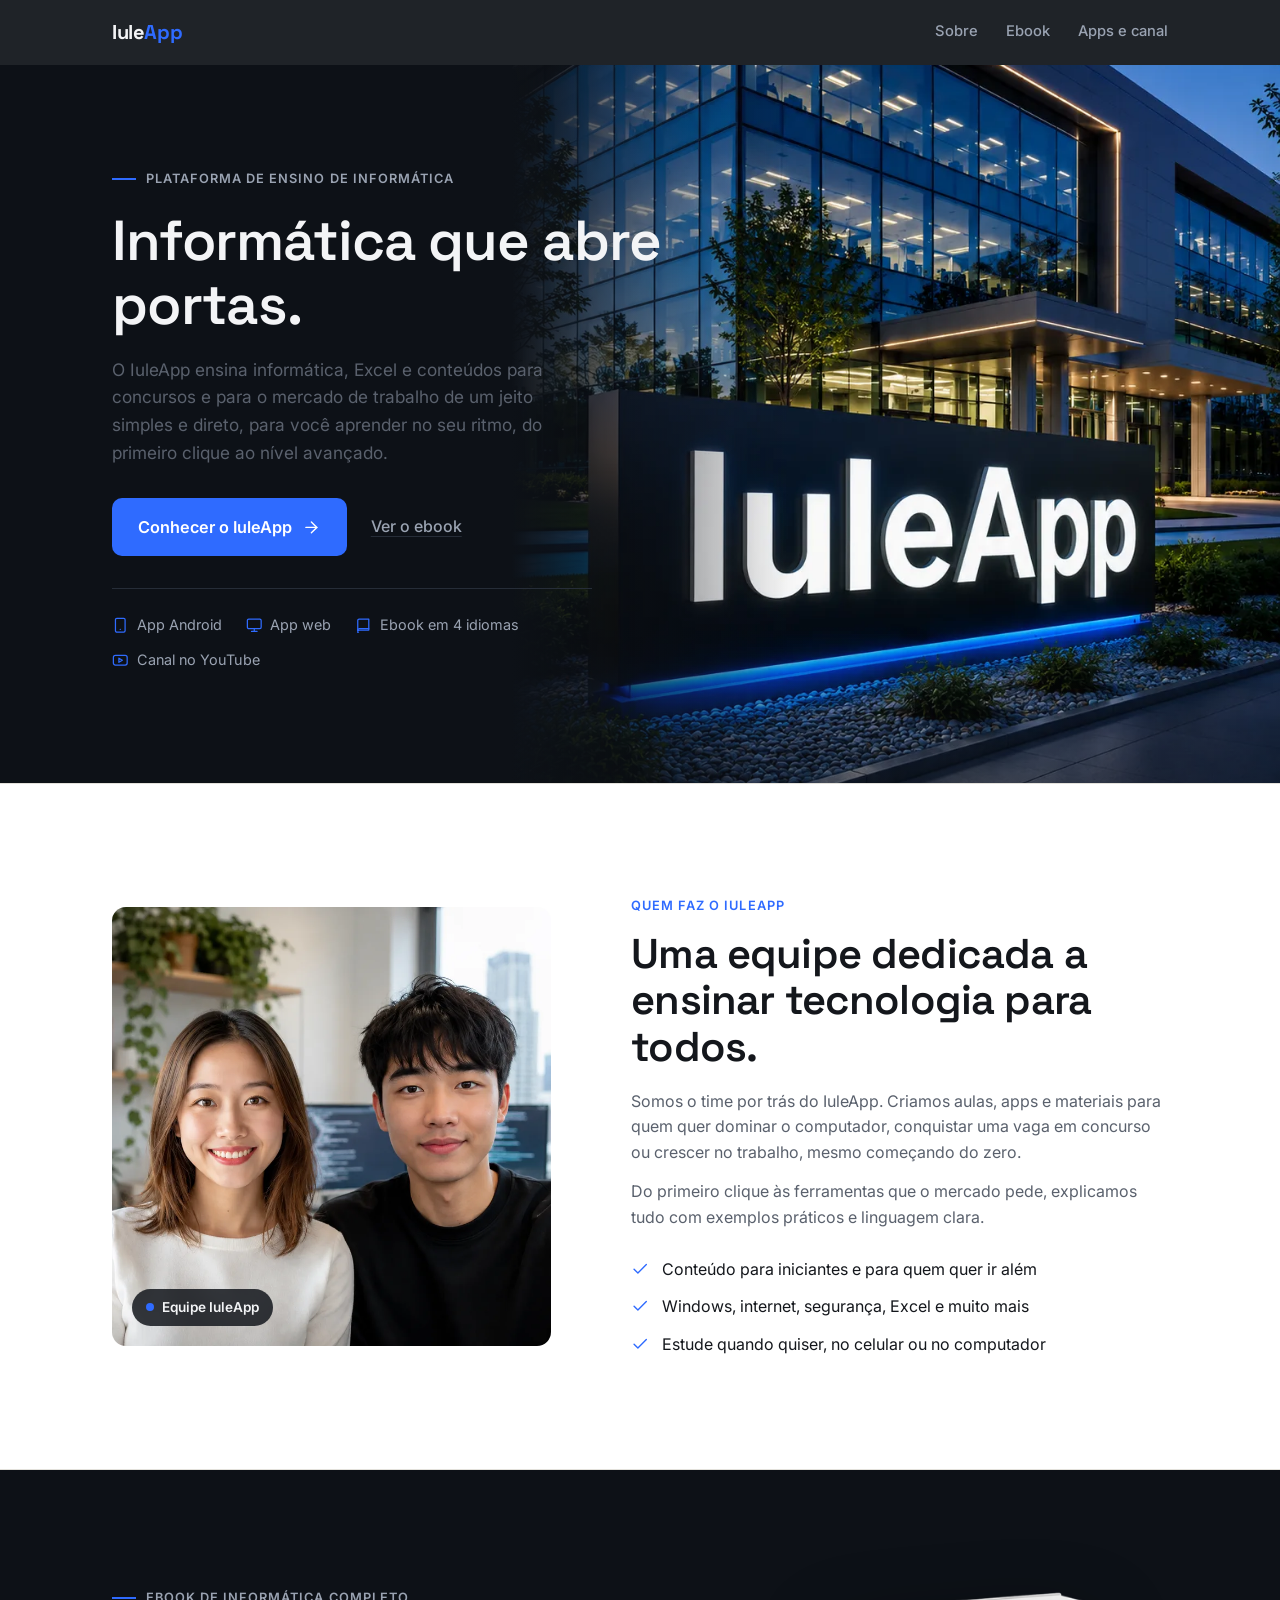
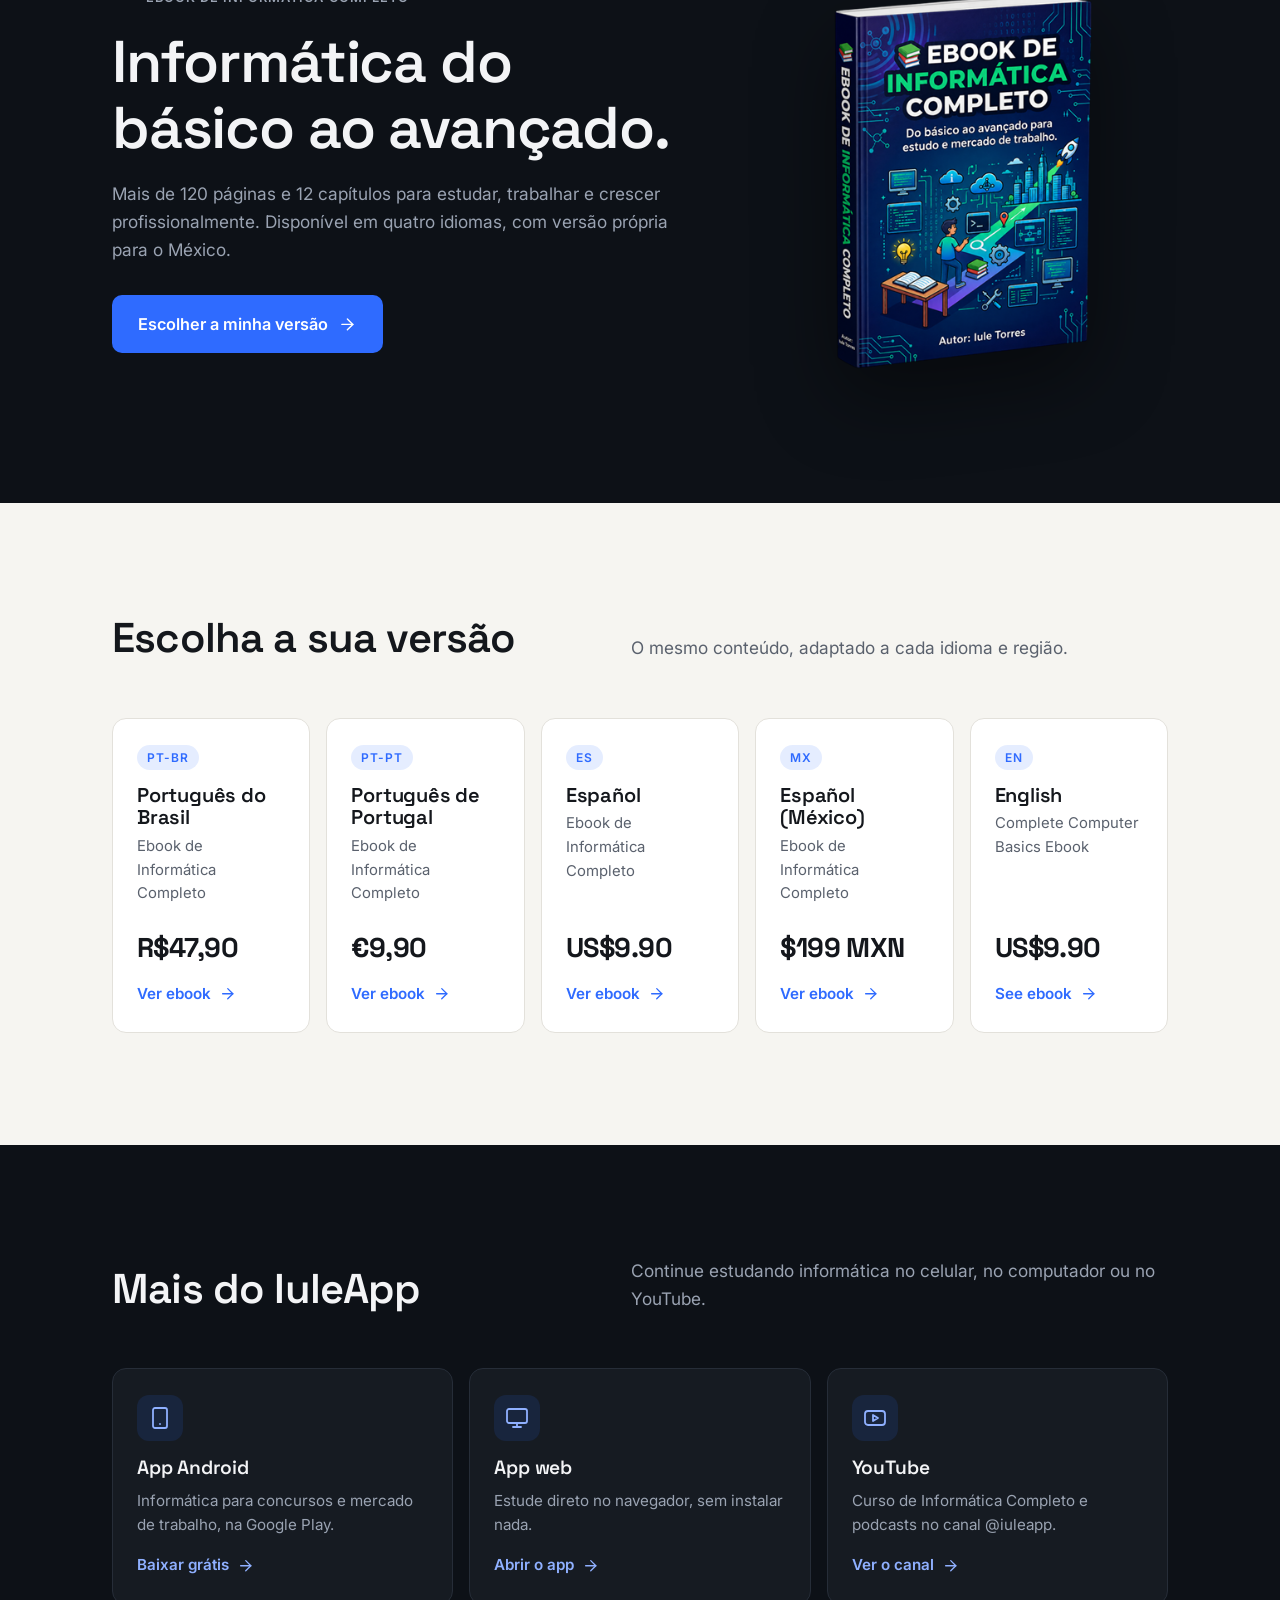
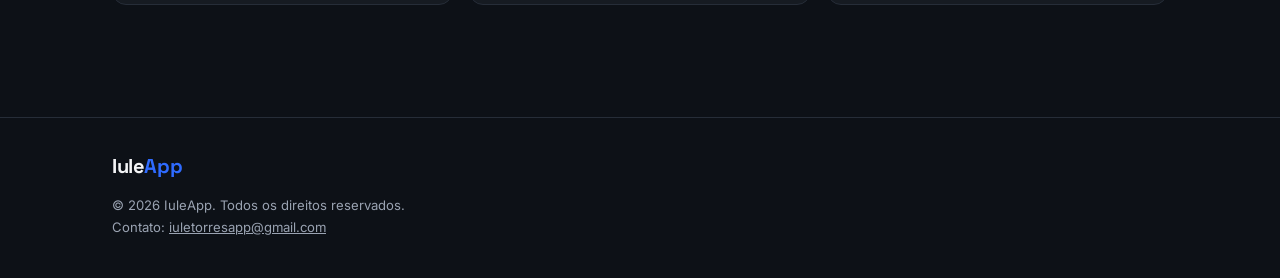
<file: index.html>
<!DOCTYPE html>
<html lang="pt-BR">
<head>
<meta charset="UTF-8">
<meta name="viewport" content="width=device-width, initial-scale=1.0">
<script src="assets/js/analytics.js"></script>
<script src="assets/js/meta-pixel.js"></script>

<title>IuleApp | Informática que abre portas</title>
<meta name="description" content="IuleApp: plataforma de ensino de informática, Excel, concursos e mercado de trabalho — no app, no navegador, em ebooks e no YouTube. Ebook de Informática Completo com mais de 120 páginas e 12 capítulos, em português do Brasil, português de Portugal, espanhol e inglês.">
<meta name="theme-color" content="#0d1117">
<link rel="canonical" href="https://iuleappia.github.io/iuleapp-com/">
<link rel="alternate" hreflang="pt-BR" href="https://iuleappia.github.io/iuleapp-com/pt-br/">
<link rel="alternate" hreflang="pt-PT" href="https://iuleappia.github.io/iuleapp-com/pt-pt/">
<link rel="alternate" hreflang="es" href="https://iuleappia.github.io/iuleapp-com/es/">
<link rel="alternate" hreflang="es-MX" href="https://iuleappia.github.io/iuleapp-com/es-mx/">
<link rel="alternate" hreflang="en" href="https://iuleappia.github.io/iuleapp-com/en/">
<link rel="alternate" hreflang="x-default" href="https://iuleappia.github.io/iuleapp-com/">
<meta property="og:type" content="website">
<meta property="og:site_name" content="IuleApp">
<meta property="og:url" content="https://iuleappia.github.io/iuleapp-com/">
<meta property="og:title" content="IuleApp | Informática que abre portas">
<meta property="og:description" content="Informática do básico ao avançado. Mais de 120 páginas e 12 capítulos, em 4 idiomas.">
<meta property="og:image" content="https://iuleappia.github.io/iuleapp-com/assets/img/mockup-pt.png">
<meta name="twitter:card" content="summary_large_image">

<link rel="preconnect" href="https://fonts.googleapis.com">
<link rel="preconnect" href="https://fonts.gstatic.com" crossorigin>
<link rel="stylesheet" href="https://fonts.googleapis.com/css2?family=Inter:wght@400;500;600&family=Space+Grotesk:wght@500;600;700&display=swap">
<link rel="stylesheet" href="assets/css/style.css">
</head>
<body>
<noscript><img height="1" width="1" style="display:none" alt=""
src="https://www.facebook.com/tr?id=710238658220954&ev=PageView&noscript=1"></noscript>

<!-- Ícones (traço fino, estilo Lucide) -->
<svg width="0" height="0" style="position:absolute" aria-hidden="true">
  <symbol id="i-arrow" viewBox="0 0 24 24"><path d="M5 12h14"/><path d="m12 5 7 7-7 7"/></symbol>
  <symbol id="i-phone" viewBox="0 0 24 24"><rect x="5" y="2" width="14" height="20" rx="2"/><path d="M12 18h.01"/></symbol>
  <symbol id="i-monitor" viewBox="0 0 24 24"><rect x="2" y="3" width="20" height="14" rx="2"/><path d="M8 21h8"/><path d="M12 17v4"/></symbol>
  <symbol id="i-book" viewBox="0 0 24 24"><path d="M4 19.5V5a2 2 0 0 1 2-2h14v16H6.5A2.5 2.5 0 0 0 4 21.5v0A2.5 2.5 0 0 0 6.5 24"/><path d="M4 19.5A2.5 2.5 0 0 1 6.5 17H20"/></symbol>
  <symbol id="i-check" viewBox="0 0 24 24"><path d="M20 6 9 17l-5-5"/></symbol>
  <symbol id="i-play" viewBox="0 0 24 24"><rect x="2" y="5" width="20" height="14" rx="3"/><path d="m10 9 5 3-5 3z"/></symbol>
</svg>

<!-- HEADER -->
<header class="header">
  <div class="wrap header-inner">
    <a href="./" class="logo">Iule<span>App</span></a>
    <nav class="nav" aria-label="Principal">
      <a href="#sobre">Sobre</a>
      <a href="#ebook">Ebook</a>
      <a href="#mais">Apps e canal</a>
    </nav>
  </div>
</header>

<!-- ========== ABERTURA IULEAPP ========== -->
<section class="brand-hero">
  <div class="brand-art" aria-hidden="true">
    <img src="assets/img/sede-iuleapp.webp" width="941" height="1672" alt="" fetchpriority="high">
  </div>
  <div class="wrap brand-inner">
    <p class="eyebrow">Plataforma de ensino de informática</p>
    <h1>Informática que abre portas.</h1>
    <p class="lead">O IuleApp ensina informática, Excel e conteúdos para concursos e para o mercado de trabalho de um jeito simples e direto, para você aprender no seu ritmo, do primeiro clique ao nível avançado.</p>
    <div class="hero-actions">
      <a href="#sobre" class="btn btn-primary btn-lg">
        Conhecer o IuleApp
        <svg class="i" aria-hidden="true"><use href="#i-arrow"/></svg>
      </a>
      <a href="#ebook" class="link-quiet">Ver o ebook</a>
    </div>
    <ul class="trust">
      <li><svg class="i" aria-hidden="true"><use href="#i-phone"/></svg> App Android</li>
      <li><svg class="i" aria-hidden="true"><use href="#i-monitor"/></svg> App web</li>
      <li><svg class="i" aria-hidden="true"><use href="#i-book"/></svg> Ebook em 4 idiomas</li>
      <li><svg class="i" aria-hidden="true"><use href="#i-play"/></svg> Canal no YouTube</li>
    </ul>
  </div>
</section>

<!-- ========== SOBRE / EQUIPE ========== -->
<section class="section surface" id="sobre">
  <div class="wrap about-grid">
    <figure class="about-photo">
      <img src="assets/img/equipe-iuleapp.webp" width="800" height="800" alt="Equipe do IuleApp" loading="lazy">
      <figcaption>Equipe IuleApp</figcaption>
    </figure>
    <div class="about-copy">
      <p class="kicker">Quem faz o IuleApp</p>
      <h2>Uma equipe dedicada a ensinar tecnologia para todos.</h2>
      <p>Somos o time por trás do IuleApp. Criamos aulas, apps e materiais para quem quer dominar o computador, conquistar uma vaga em concurso ou crescer no trabalho, mesmo começando do zero.</p>
      <p>Do primeiro clique às ferramentas que o mercado pede, explicamos tudo com exemplos práticos e linguagem clara.</p>
      <ul class="checklist">
        <li><svg class="i" aria-hidden="true"><use href="#i-check"/></svg> Conteúdo para iniciantes e para quem quer ir além</li>
        <li><svg class="i" aria-hidden="true"><use href="#i-check"/></svg> Windows, internet, segurança, Excel e muito mais</li>
        <li><svg class="i" aria-hidden="true"><use href="#i-check"/></svg> Estude quando quiser, no celular ou no computador</li>
      </ul>
    </div>
  </div>
</section>

<!-- ========== EBOOK ========== -->
<section class="hero dark ebook-block" id="ebook">
  <div class="wrap hero-grid">
    <div class="hero-copy">
      <p class="eyebrow">Ebook de Informática Completo</p>
      <h2>Informática do básico ao avançado.</h2>
      <p class="lead">Mais de 120 páginas e 12 capítulos para estudar, trabalhar e crescer profissionalmente. Disponível em quatro idiomas, com versão própria para o México.</p>
      <div class="hero-actions">
        <a href="#versoes" class="btn btn-primary btn-lg">
          Escolher a minha versão
          <svg class="i" aria-hidden="true"><use href="#i-arrow"/></svg>
        </a>
      </div>
    </div>
    <div class="hero-media">
      <img src="assets/img/mockup-pt.png" width="512" height="512" alt="Ebook de Informática Completo" loading="lazy">
    </div>
  </div>
</section>

<!-- ========== VERSIONS ========== -->
<section class="section" id="versoes">
  <div class="wrap">
    <div class="section-head">
      <h2>Escolha a sua versão</h2>
      <p class="lead">O mesmo conteúdo, adaptado a cada idioma e região.</p>
    </div>

    <div class="versions">
      <a class="version" href="pt-br/" hreflang="pt-BR" lang="pt-BR">
        <span class="version-code">PT-BR</span>
        <h3>Português do Brasil</h3>
        <p>Ebook de Informática Completo</p>
        <span class="version-price">R$47,90</span>
        <span class="version-go">Ver ebook <svg class="i" aria-hidden="true"><use href="#i-arrow"/></svg></span>
      </a>
      <a class="version" href="pt-pt/" hreflang="pt-PT" lang="pt-PT">
        <span class="version-code">PT-PT</span>
        <h3>Português de Portugal</h3>
        <p>Ebook de Informática Completo</p>
        <span class="version-price">€9,90</span>
        <span class="version-go">Ver ebook <svg class="i" aria-hidden="true"><use href="#i-arrow"/></svg></span>
      </a>
      <a class="version" href="es/" hreflang="es" lang="es">
        <span class="version-code">ES</span>
        <h3>Español</h3>
        <p>Ebook de Informática Completo</p>
        <span class="version-price">US$9.90</span>
        <span class="version-go">Ver ebook <svg class="i" aria-hidden="true"><use href="#i-arrow"/></svg></span>
      </a>
      <a class="version" href="es-mx/" hreflang="es-MX" lang="es-MX">
        <span class="version-code">MX</span>
        <h3>Español (México)</h3>
        <p>Ebook de Informática Completo</p>
        <span class="version-price">$199 MXN</span>
        <span class="version-go">Ver ebook <svg class="i" aria-hidden="true"><use href="#i-arrow"/></svg></span>
      </a>
      <a class="version" href="en/" hreflang="en" lang="en">
        <span class="version-code">EN</span>
        <h3>English</h3>
        <p>Complete Computer Basics Ebook</p>
        <span class="version-price">US$9.90</span>
        <span class="version-go">See ebook <svg class="i" aria-hidden="true"><use href="#i-arrow"/></svg></span>
      </a>
    </div>
  </div>
</section>

<!-- ========== MORE ========== -->
<section class="section dark" id="mais">
  <div class="wrap">
    <div class="section-head">
      <h2>Mais do IuleApp</h2>
      <p class="lead">Continue estudando informática no celular, no computador ou no YouTube.</p>
    </div>
    <div class="links">
      <a class="link-card" href="https://play.google.com/store/apps/details?id=iule.app.tec.concurso" target="_blank" rel="noopener">
        <span class="ic"><svg class="i" aria-hidden="true"><use href="#i-phone"/></svg></span>
        <h3>App Android</h3>
        <p>Informática para concursos e mercado de trabalho, na Google Play.</p>
        <span class="go">Baixar grátis <svg class="i" aria-hidden="true"><use href="#i-arrow"/></svg></span>
      </a>
      <a class="link-card" href="https://iuleappia.github.io/app-informatica/" target="_blank" rel="noopener">
        <span class="ic"><svg class="i" aria-hidden="true"><use href="#i-monitor"/></svg></span>
        <h3>App web</h3>
        <p>Estude direto no navegador, sem instalar nada.</p>
        <span class="go">Abrir o app <svg class="i" aria-hidden="true"><use href="#i-arrow"/></svg></span>
      </a>
      <a class="link-card" href="https://www.youtube.com/@iuleapp" target="_blank" rel="noopener">
        <span class="ic"><svg class="i" aria-hidden="true"><use href="#i-play"/></svg></span>
        <h3>YouTube</h3>
        <p>Curso de Informática Completo e podcasts no canal @iuleapp.</p>
        <span class="go">Ver o canal <svg class="i" aria-hidden="true"><use href="#i-arrow"/></svg></span>
      </a>
    </div>
  </div>
</section>

<!-- ========== FOOTER ========== -->
<footer class="footer">
  <div class="wrap footer-inner">
    <span class="logo">Iule<span>App</span></span>
    <p>© 2026 IuleApp. Todos os direitos reservados.<br>
    Contato: <a href="mailto:iuletorresapp@gmail.com">iuletorresapp@gmail.com</a></p>
  </div>
</footer>

</body>
</html>
</file>
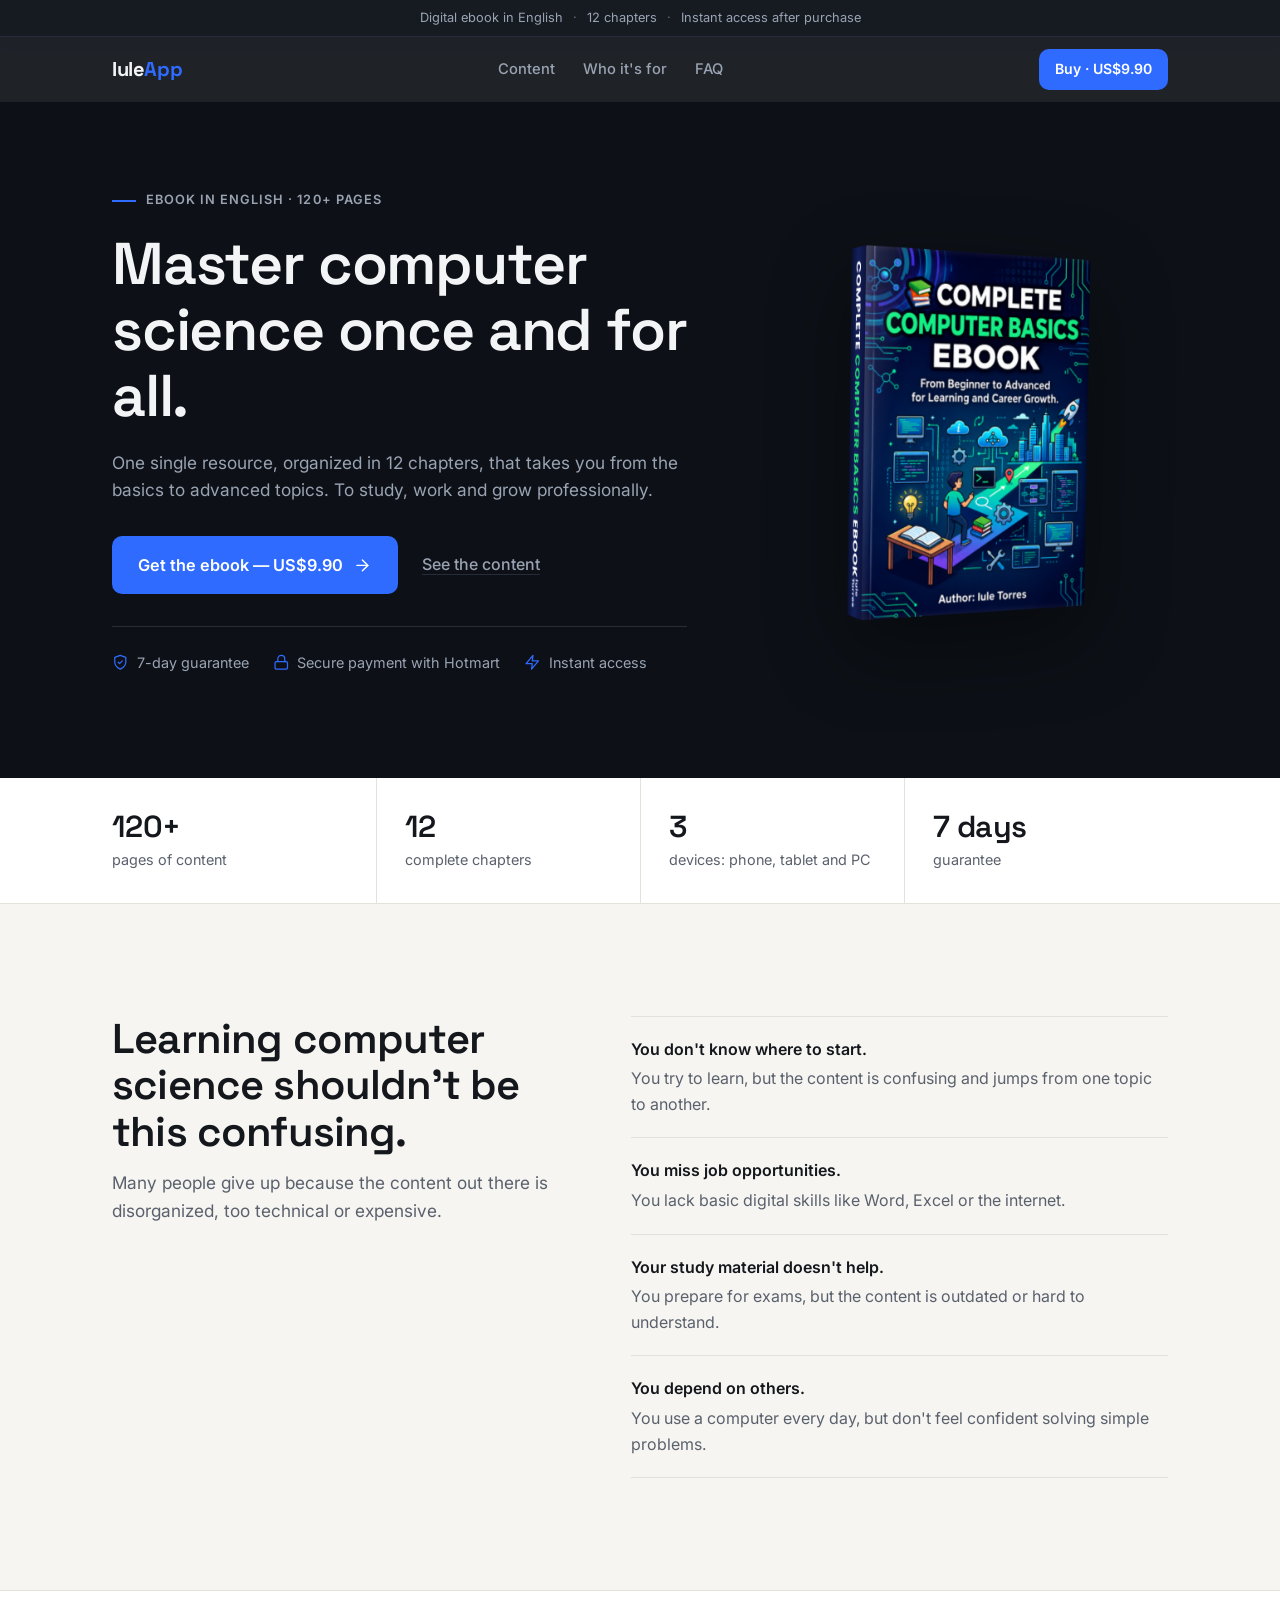
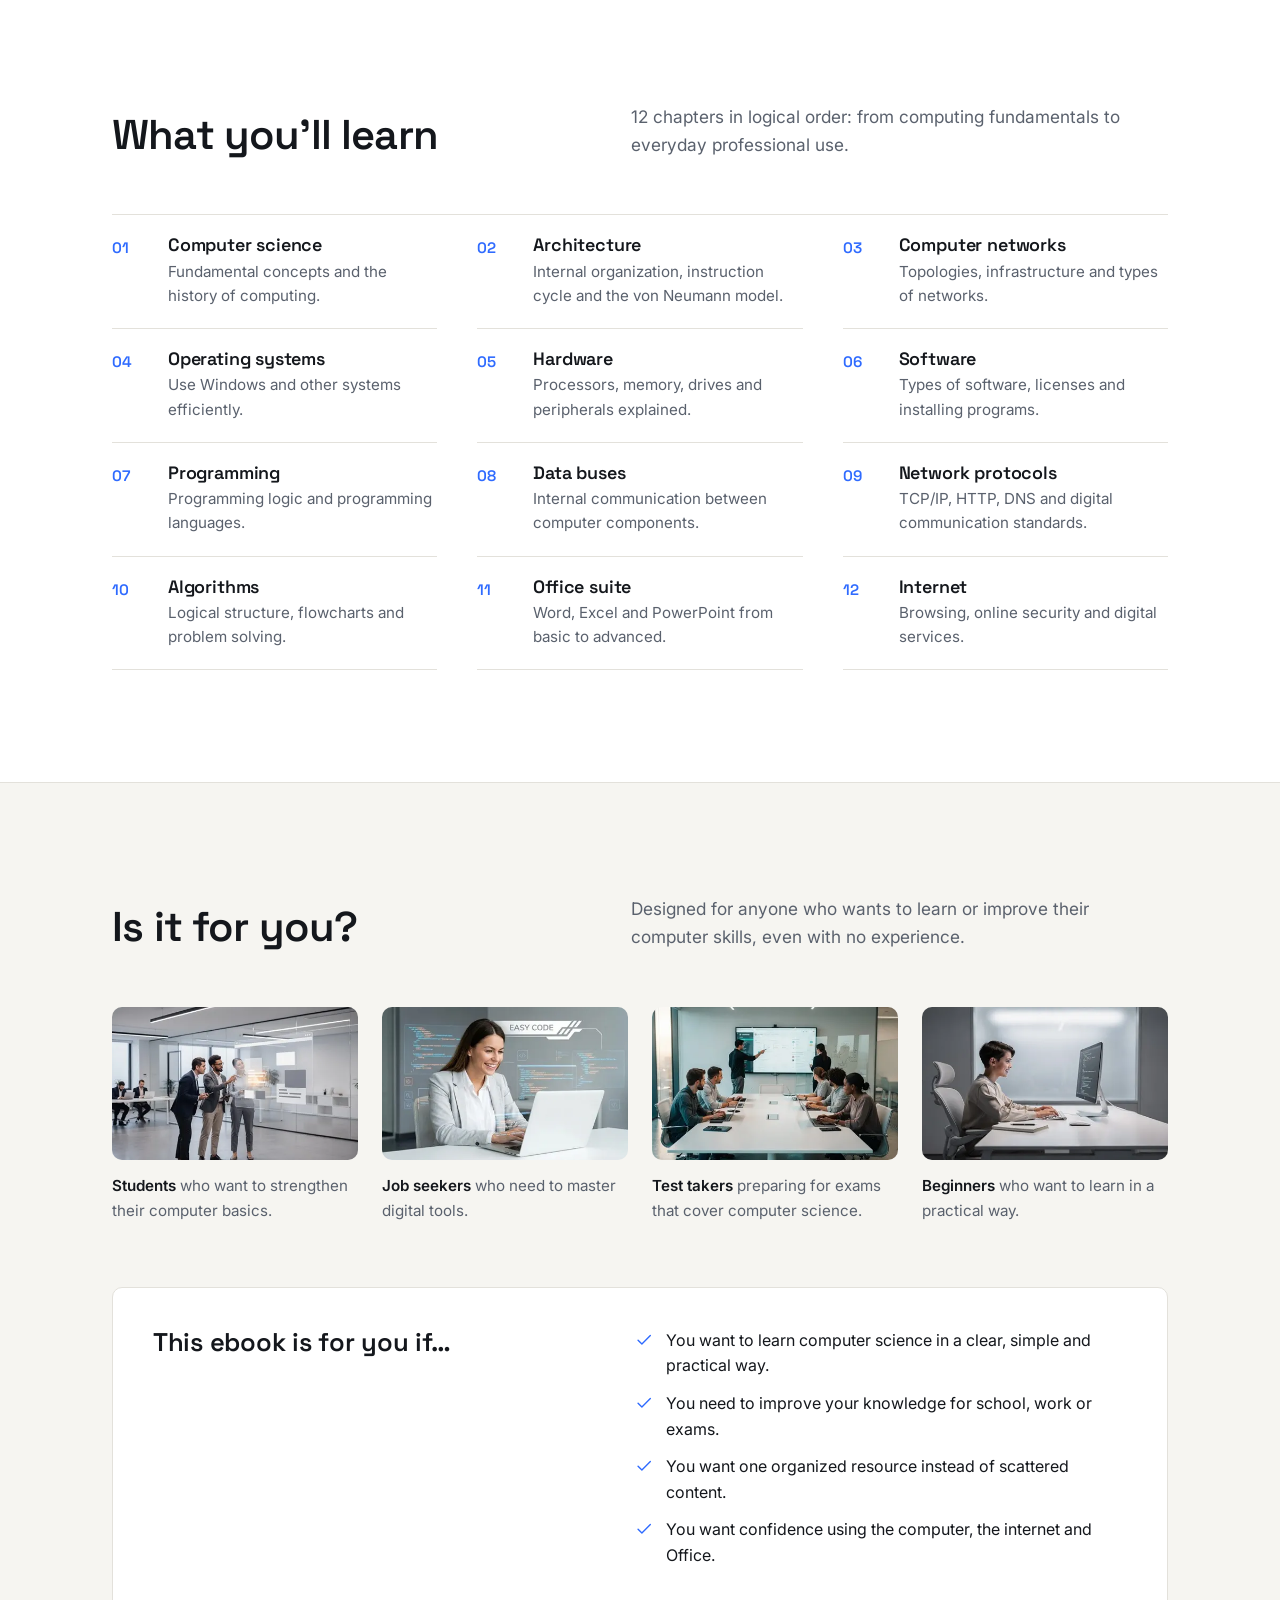
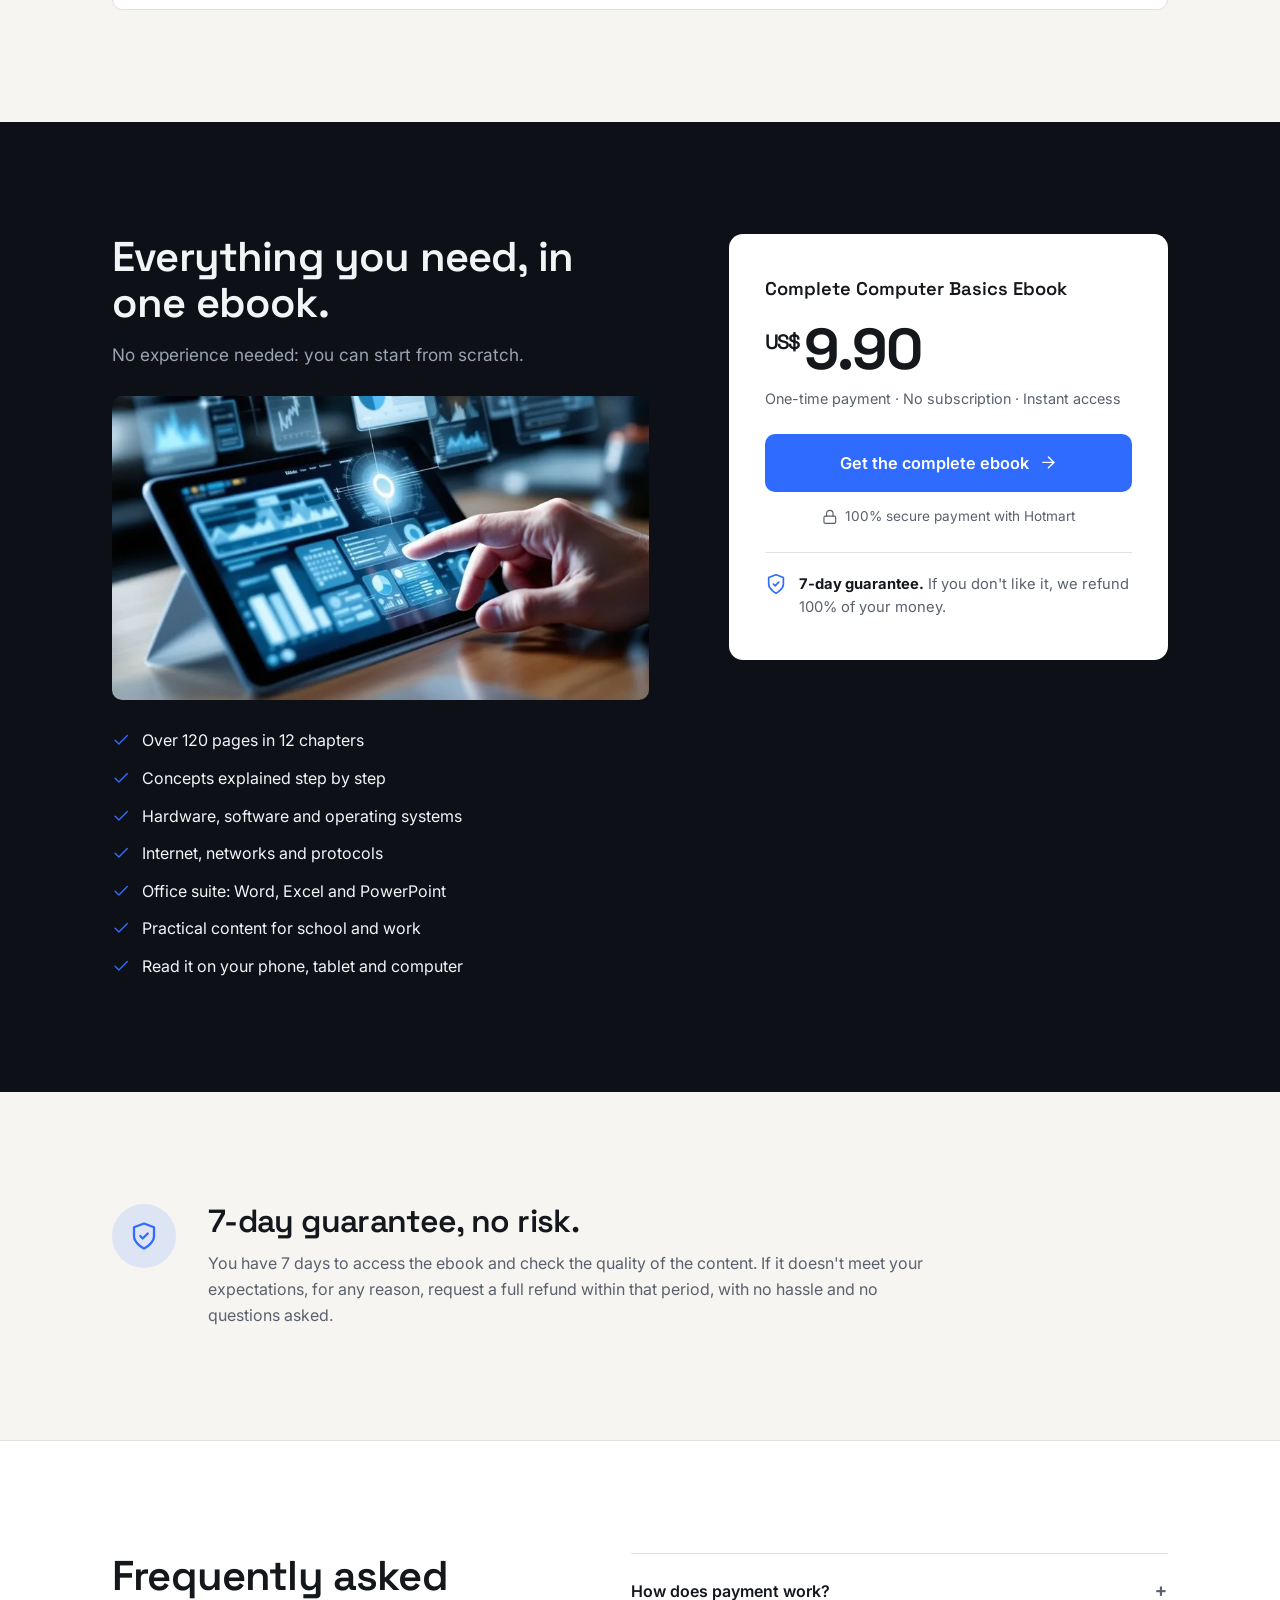
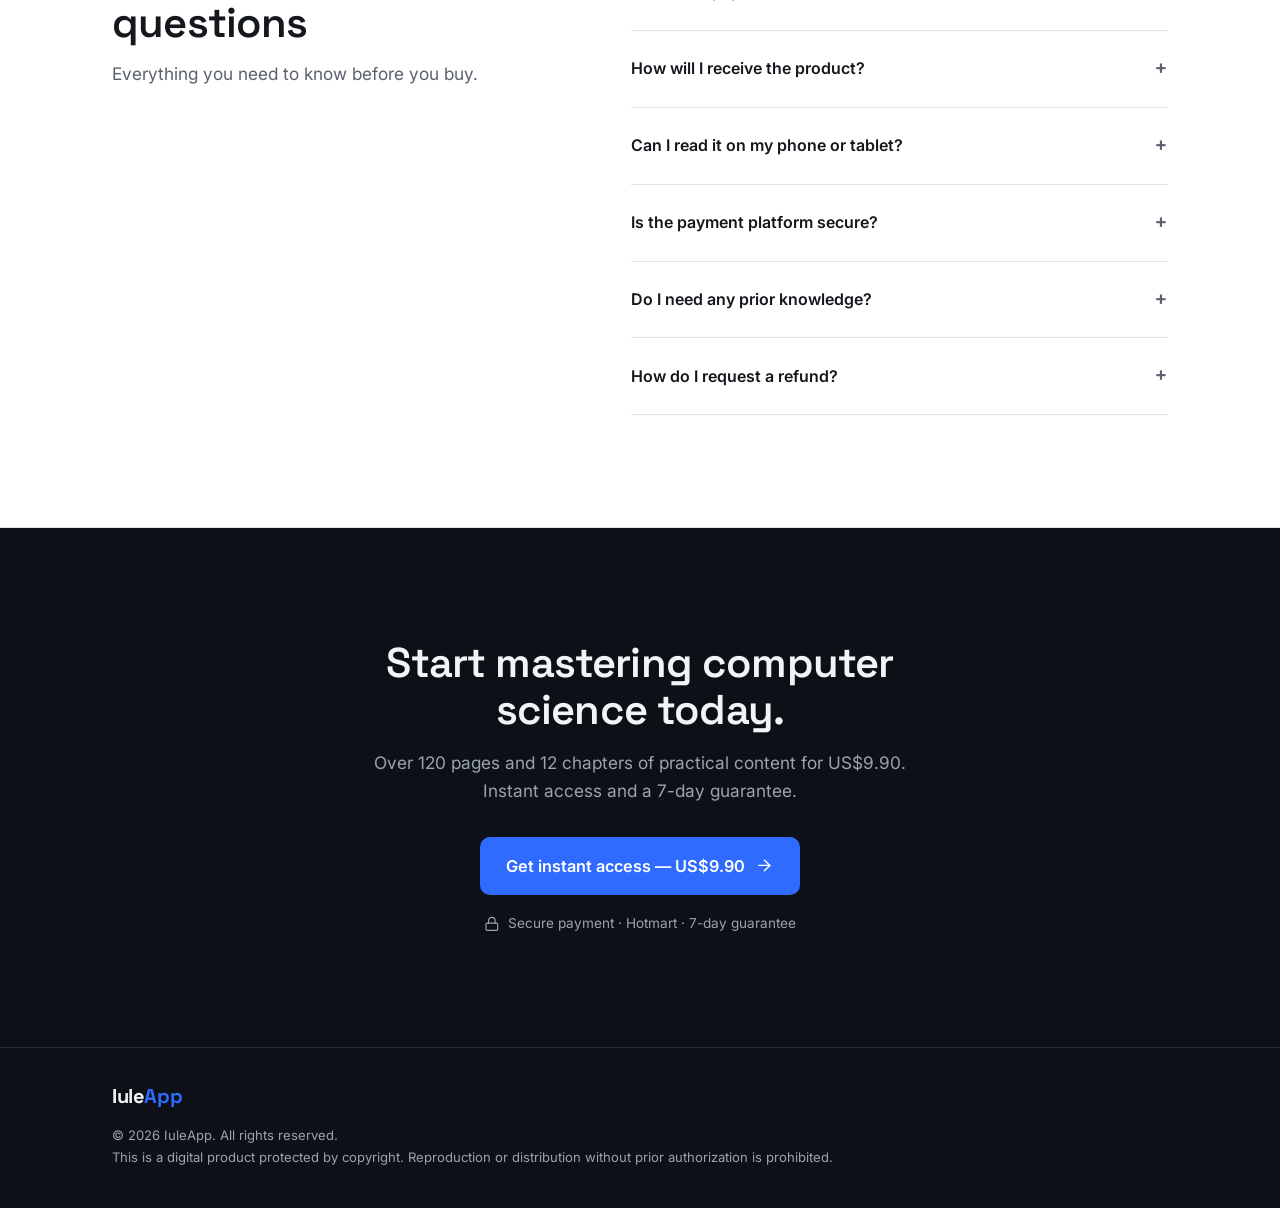
<file: en/index.html>
<!DOCTYPE html>
<html lang="en">
<head>
<meta charset="UTF-8">
<meta name="viewport" content="width=device-width, initial-scale=1.0">
<script src="../assets/js/analytics.js"></script>
<script src="../assets/js/meta-pixel.js"></script>

<title>Complete Computer Basics Ebook | 120+ Pages - IuleApp</title>
<meta name="description" content="IuleApp's Complete Computer Basics Ebook has over 120 pages and 12 chapters, from the basics to advanced topics. 7-day guarantee. Only US$9.90.">
<meta name="keywords" content="computer basics ebook, computer science ebook, IT ebook, complete computer science, learn computers, tech fundamentals">
<meta name="theme-color" content="#0d1117">
<link rel="canonical" href="https://iuleappia.github.io/iuleapp-com/en/">
<link rel="alternate" hreflang="pt-BR" href="https://iuleappia.github.io/iuleapp-com/pt-br/">
<link rel="alternate" hreflang="pt-PT" href="https://iuleappia.github.io/iuleapp-com/pt-pt/">
<link rel="alternate" hreflang="es" href="https://iuleappia.github.io/iuleapp-com/es/">
<link rel="alternate" hreflang="en" href="https://iuleappia.github.io/iuleapp-com/en/">
<link rel="alternate" hreflang="x-default" href="https://iuleappia.github.io/iuleapp-com/">
<meta property="og:type" content="website">
<meta property="og:site_name" content="IuleApp">
<meta property="og:locale" content="en_US">
<meta property="og:url" content="https://iuleappia.github.io/iuleapp-com/en/">
<meta property="og:title" content="Complete Computer Basics Ebook | 120+ Pages - IuleApp">
<meta property="og:description" content="Over 120 pages and 12 chapters, from the basics to advanced topics. 7-day guarantee. Only US$9.90.">
<meta property="og:image" content="https://iuleappia.github.io/iuleapp-com/assets/img/mockup-en.png">
<meta property="og:image:alt" content="Complete Computer Basics Ebook cover">
<meta name="twitter:card" content="summary_large_image">
<meta name="twitter:title" content="Complete Computer Basics Ebook | 120+ Pages - IuleApp">
<meta name="twitter:description" content="12 chapters, over 120 pages, from the basics to advanced topics. 7-day guarantee. Only US$9.90.">
<meta name="twitter:image" content="https://iuleappia.github.io/iuleapp-com/assets/img/mockup-en.png">

<script type="application/ld+json">
{
  "@context": "https://schema.org",
  "@type": "Product",
  "name": "Complete Computer Basics Ebook",
  "description": "Ebook in English with over 120 pages and 12 chapters: computer science, architecture, networks, operating systems, hardware, software, programming, algorithms, Office suite and internet.",
  "image": "https://iuleappia.github.io/iuleapp-com/assets/img/mockup-en.png",
  "inLanguage": "en",
  "brand": { "@type": "Brand", "name": "IuleApp" },
  "offers": {
    "@type": "Offer",
    "price": "9.90",
    "priceCurrency": "USD",
    "availability": "https://schema.org/InStock",
    "url": "https://iuleappia.github.io/iuleapp-com/en/"
  }
}
</script>

<link rel="preconnect" href="https://fonts.googleapis.com">
<link rel="preconnect" href="https://fonts.gstatic.com" crossorigin>
<link rel="stylesheet" href="https://fonts.googleapis.com/css2?family=Inter:wght@400;500;600&family=Space+Grotesk:wght@500;600;700&display=swap">
<link rel="stylesheet" href="../assets/css/style.css">
</head>
<body>
<noscript><img height="1" width="1" style="display:none" alt=""
src="https://www.facebook.com/tr?id=710238658220954&ev=PageView&noscript=1"></noscript>

<!-- Ícones (traço fino, estilo Lucide) -->
<svg width="0" height="0" style="position:absolute" aria-hidden="true">
  <symbol id="i-check" viewBox="0 0 24 24"><path d="M20 6 9 17l-5-5"/></symbol>
  <symbol id="i-arrow" viewBox="0 0 24 24"><path d="M5 12h14"/><path d="m12 5 7 7-7 7"/></symbol>
  <symbol id="i-shield" viewBox="0 0 24 24"><path d="M12 22s8-4 8-10V5l-8-3-8 3v7c0 6 8 10 8 10z"/><path d="m9 12 2 2 4-4"/></symbol>
  <symbol id="i-lock" viewBox="0 0 24 24"><rect x="3" y="11" width="18" height="11" rx="2"/><path d="M7 11V7a5 5 0 0 1 10 0v4"/></symbol>
  <symbol id="i-zap" viewBox="0 0 24 24"><path d="M13 2 3 14h9l-1 8 10-12h-9l1-8z"/></symbol>
</svg>

<!--
  CHECKOUT: todos os botões usam a Hotmart (US$9.90):
  https://pay.hotmart.com/O107137399W?checkoutMode=10
-->

<!-- ANNOUNCE -->
<div class="announce">
  Digital ebook in English <span class="dot">·</span> 12 chapters <span class="dot">·</span> Instant access after purchase
</div>

<!-- HEADER -->
<header class="header">
  <div class="wrap header-inner">
    <a href="../" class="logo">Iule<span>App</span></a>
    <nav class="nav">
      <a href="#content">Content</a>
      <a href="#who">Who it's for</a>
      <a href="#faq">FAQ</a>
    </nav>
    <a href="https://pay.hotmart.com/O107137399W?checkoutMode=10" class="btn btn-primary btn-sm" target="_blank" rel="noopener">Buy · US$9.90</a>
  </div>
</header>

<!-- ========== HERO ========== -->
<section class="hero dark">
  <div class="wrap hero-grid">
    <div class="hero-copy">
      <p class="eyebrow">Ebook in English · 120+ pages</p>
      <h1>Master computer science once and for all.</h1>
      <p class="lead">One single resource, organized in 12 chapters, that takes you from the basics to advanced topics. To study, work and grow professionally.</p>

      <div class="hero-actions">
        <a href="https://pay.hotmart.com/O107137399W?checkoutMode=10" class="btn btn-primary btn-lg" target="_blank" rel="noopener">
          Get the ebook — US$9.90
          <svg class="i" aria-hidden="true"><use href="#i-arrow"/></svg>
        </a>
        <a href="#content" class="link-quiet">See the content</a>
      </div>

      <ul class="trust">
        <li><svg class="i" aria-hidden="true"><use href="#i-shield"/></svg> 7-day guarantee</li>
        <li><svg class="i" aria-hidden="true"><use href="#i-lock"/></svg> Secure payment with Hotmart</li>
        <li><svg class="i" aria-hidden="true"><use href="#i-zap"/></svg> Instant access</li>
      </ul>
    </div>

    <div class="hero-media">
      <img src="../assets/img/mockup-en.png" width="512" height="512" alt="Complete Computer Basics Ebook" fetchpriority="high">
    </div>
  </div>
</section>

<!-- ========== FACTS ========== -->
<section class="facts">
  <div class="wrap facts-grid">
    <div><strong>120+</strong><span>pages of content</span></div>
    <div><strong>12</strong><span>complete chapters</span></div>
    <div><strong>3</strong><span>devices: phone, tablet and PC</span></div>
    <div><strong>7 days</strong><span>guarantee</span></div>
  </div>
</section>

<!-- ========== PROBLEM ========== -->
<section class="section">
  <div class="wrap split">
    <div class="split-head">
      <h2>Learning computer science shouldn't be this confusing.</h2>
      <p class="lead">Many people give up because the content out there is disorganized, too technical or expensive.</p>
    </div>
    <ul class="pain-list">
      <li><strong>You don't know where to start.</strong> You try to learn, but the content is confusing and jumps from one topic to another.</li>
      <li><strong>You miss job opportunities.</strong> You lack basic digital skills like Word, Excel or the internet.</li>
      <li><strong>Your study material doesn't help.</strong> You prepare for exams, but the content is outdated or hard to understand.</li>
      <li><strong>You depend on others.</strong> You use a computer every day, but don't feel confident solving simple problems.</li>
    </ul>
  </div>
</section>

<!-- ========== CONTENT ========== -->
<section class="section surface" id="content">
  <div class="wrap">
    <div class="section-head">
      <h2>What you'll learn</h2>
      <p class="lead">12 chapters in logical order: from computing fundamentals to everyday professional use.</p>
    </div>

    <ol class="chapters">
      <li><span class="num">01</span><h3>Computer science</h3><p>Fundamental concepts and the history of computing.</p></li>
      <li><span class="num">02</span><h3>Architecture</h3><p>Internal organization, instruction cycle and the von Neumann model.</p></li>
      <li><span class="num">03</span><h3>Computer networks</h3><p>Topologies, infrastructure and types of networks.</p></li>
      <li><span class="num">04</span><h3>Operating systems</h3><p>Use Windows and other systems efficiently.</p></li>
      <li><span class="num">05</span><h3>Hardware</h3><p>Processors, memory, drives and peripherals explained.</p></li>
      <li><span class="num">06</span><h3>Software</h3><p>Types of software, licenses and installing programs.</p></li>
      <li><span class="num">07</span><h3>Programming</h3><p>Programming logic and programming languages.</p></li>
      <li><span class="num">08</span><h3>Data buses</h3><p>Internal communication between computer components.</p></li>
      <li><span class="num">09</span><h3>Network protocols</h3><p>TCP/IP, HTTP, DNS and digital communication standards.</p></li>
      <li><span class="num">10</span><h3>Algorithms</h3><p>Logical structure, flowcharts and problem solving.</p></li>
      <li><span class="num">11</span><h3>Office suite</h3><p>Word, Excel and PowerPoint from basic to advanced.</p></li>
      <li><span class="num">12</span><h3>Internet</h3><p>Browsing, online security and digital services.</p></li>
    </ol>
  </div>
</section>

<!-- ========== AUDIENCE ========== -->
<section class="section" id="who">
  <div class="wrap">
    <div class="section-head">
      <h2>Is it for you?</h2>
      <p class="lead">Designed for anyone who wants to learn or improve their computer skills, even with no experience.</p>
    </div>

    <div class="audience">
      <figure>
        <img src="../assets/img/publico-01.webp" width="512" height="290" loading="lazy" alt="Student using a computer">
        <figcaption><strong>Students</strong> who want to strengthen their computer basics.</figcaption>
      </figure>
      <figure>
        <img src="../assets/img/publico-02.webp" width="512" height="290" loading="lazy" alt="Professional working on a computer">
        <figcaption><strong>Job seekers</strong> who need to master digital tools.</figcaption>
      </figure>
      <figure>
        <img src="../assets/img/publico-03.webp" width="512" height="290" loading="lazy" alt="Person studying for an exam">
        <figcaption><strong>Test takers</strong> preparing for exams that cover computer science.</figcaption>
      </figure>
      <figure>
        <img src="../assets/img/publico-04.webp" width="512" height="290" loading="lazy" alt="Beginner learning about computers">
        <figcaption><strong>Beginners</strong> who want to learn in a practical way.</figcaption>
      </figure>
    </div>

    <div class="fit">
      <h3>This ebook is for you if…</h3>
      <ul class="checklist">
        <li><svg class="i" aria-hidden="true"><use href="#i-check"/></svg> You want to learn computer science in a clear, simple and practical way.</li>
        <li><svg class="i" aria-hidden="true"><use href="#i-check"/></svg> You need to improve your knowledge for school, work or exams.</li>
        <li><svg class="i" aria-hidden="true"><use href="#i-check"/></svg> You want one organized resource instead of scattered content.</li>
        <li><svg class="i" aria-hidden="true"><use href="#i-check"/></svg> You want confidence using the computer, the internet and Office.</li>
      </ul>
    </div>
  </div>
</section>

<!-- ========== OFFER ========== -->
<section class="section dark offer-sec" id="buy">
  <div class="wrap offer-grid">
    <div class="offer-info">
      <h2>Everything you need, in one ebook.</h2>
      <p class="lead">No experience needed: you can start from scratch.</p>
      <img class="offer-img" src="../assets/img/tablet.webp" width="768" height="435" loading="lazy" alt="Complete Computer Basics Ebook on a tablet">
      <ul class="checklist on-dark">
        <li><svg class="i" aria-hidden="true"><use href="#i-check"/></svg> Over 120 pages in 12 chapters</li>
        <li><svg class="i" aria-hidden="true"><use href="#i-check"/></svg> Concepts explained step by step</li>
        <li><svg class="i" aria-hidden="true"><use href="#i-check"/></svg> Hardware, software and operating systems</li>
        <li><svg class="i" aria-hidden="true"><use href="#i-check"/></svg> Internet, networks and protocols</li>
        <li><svg class="i" aria-hidden="true"><use href="#i-check"/></svg> Office suite: Word, Excel and PowerPoint</li>
        <li><svg class="i" aria-hidden="true"><use href="#i-check"/></svg> Practical content for school and work</li>
        <li><svg class="i" aria-hidden="true"><use href="#i-check"/></svg> Read it on your phone, tablet and computer</li>
      </ul>
    </div>

    <div class="price-card">
      <p class="price-title">Complete Computer Basics Ebook</p>
      <p class="price"><span>US$</span>9.90</p>
      <p class="price-note">One-time payment · No subscription · Instant access</p>
      <a href="https://pay.hotmart.com/O107137399W?checkoutMode=10" class="btn btn-primary btn-lg btn-block" target="_blank" rel="noopener">
        Get the complete ebook
        <svg class="i" aria-hidden="true"><use href="#i-arrow"/></svg>
      </a>
      <p class="price-secure"><svg class="i" aria-hidden="true"><use href="#i-lock"/></svg> 100% secure payment with Hotmart</p>
      <div class="price-guarantee">
        <svg class="i" aria-hidden="true"><use href="#i-shield"/></svg>
        <p><strong>7-day guarantee.</strong> If you don't like it, we refund 100% of your money.</p>
      </div>
    </div>
  </div>
</section>

<!-- ========== GUARANTEE ========== -->
<section class="section">
  <div class="wrap guarantee">
    <div class="guarantee-icon"><svg class="i" aria-hidden="true"><use href="#i-shield"/></svg></div>
    <div>
      <h2>7-day guarantee, no risk.</h2>
      <p>You have 7 days to access the ebook and check the quality of the content. If it doesn't meet your expectations, for any reason, request a full refund within that period, with no hassle and no questions asked.</p>
    </div>
  </div>
</section>

<!-- ========== FAQ ========== -->
<section class="section surface" id="faq">
  <div class="wrap split">
    <div class="split-head">
      <h2>Frequently asked questions</h2>
      <p class="lead">Everything you need to know before you buy.</p>
    </div>

    <div class="faq">
      <details>
        <summary>How does payment work?</summary>
        <p>Payment is processed by Hotmart, which accepts credit cards and other payment methods available in your country. Access is enabled right after confirmation. It's a one-time payment of US$9.90, with no subscription or extra charges.</p>
      </details>
      <details>
        <summary>How will I receive the product?</summary>
        <p>Once your payment is confirmed, you'll receive an email with instructions to access the ebook on Hotmart. Access is instant.</p>
      </details>
      <details>
        <summary>Can I read it on my phone or tablet?</summary>
        <p>Yes. The ebook works on phones, tablets and computers. You can also print it for personal use, and you'll get future content updates at no extra cost.</p>
      </details>
      <details>
        <summary>Is the payment platform secure?</summary>
        <p>Yes. We use Hotmart, an international leader in digital products. All personal and financial data is protected with an encrypted connection (SSL) and the PCI-DSS security standard.</p>
      </details>
      <details>
        <summary>Do I need any prior knowledge?</summary>
        <p>No. The ebook starts with the most basic concepts and moves forward step by step. It's ideal for beginners and for people who already use a computer and want to strengthen what they know.</p>
      </details>
      <details>
        <summary>How do I request a refund?</summary>
        <p>Within 7 days of your purchase, request a refund directly on Hotmart, from your purchase confirmation email or your purchases area. We refund 100% of the amount, no questions asked.</p>
      </details>
    </div>
  </div>
</section>

<!-- ========== FINAL CTA ========== -->
<section class="section dark final">
  <div class="wrap final-inner">
    <h2>Start mastering computer science today.</h2>
    <p class="lead">Over 120 pages and 12 chapters of practical content for US$9.90. Instant access and a 7-day guarantee.</p>
    <a href="https://pay.hotmart.com/O107137399W?checkoutMode=10" class="btn btn-primary btn-lg" target="_blank" rel="noopener">
      Get instant access — US$9.90
      <svg class="i" aria-hidden="true"><use href="#i-arrow"/></svg>
    </a>
    <p class="final-secure"><svg class="i" aria-hidden="true"><use href="#i-lock"/></svg> Secure payment · Hotmart · 7-day guarantee</p>
  </div>
</section>

<!-- ========== FOOTER ========== -->
<footer class="footer">
  <div class="wrap footer-inner">
    <span class="logo">Iule<span>App</span></span>
    <p>© 2026 IuleApp. All rights reserved.<br>
    This is a digital product protected by copyright. Reproduction or distribution without prior authorization is prohibited.</p>
  </div>
</footer>

<!-- Sticky mobile CTA -->
<div class="sticky-cta">
  <a href="https://pay.hotmart.com/O107137399W?checkoutMode=10" class="btn btn-primary btn-block" target="_blank" rel="noopener">
    Get the ebook — US$9.90
  </a>
</div>

<!-- ========== SCRIPTS ========== -->
<script>
  /* --- Checkout tracking (Meta Pixel + GA4) --- */
  document.querySelectorAll('a[href*="pay.hotmart.com"]').forEach(a => {
    a.addEventListener('click', () => {
      if (window.fbq) fbq('track', 'InitiateCheckout', { value: 9.90, currency: 'USD', content_name: 'Complete Computer Basics Ebook (EN)' });
      if (window.gtag) gtag('event', 'begin_checkout', { value: 9.90, currency: 'USD', items: [{ item_name: 'Complete Computer Basics Ebook (EN)' }] });
    });
  });

  /* --- Sticky mobile CTA + header border --- */
  const stickyCta = document.querySelector('.sticky-cta');
  const heroSec = document.querySelector('.hero');
  const offerSec = document.querySelector('.offer-sec');
  const header = document.querySelector('.header');
  function onScroll() {
    const pastHero = heroSec.getBoundingClientRect().bottom < 0;
    const offerBox = offerSec.getBoundingClientRect();
    const atOffer = offerBox.top < window.innerHeight && offerBox.bottom > 0;
    stickyCta.classList.toggle('show', pastHero && !atOffer);
    header.classList.toggle('scrolled', window.scrollY > 10);
  }
  window.addEventListener('scroll', onScroll, { passive: true });
  onScroll();
</script>

</body>
</html>
</file>
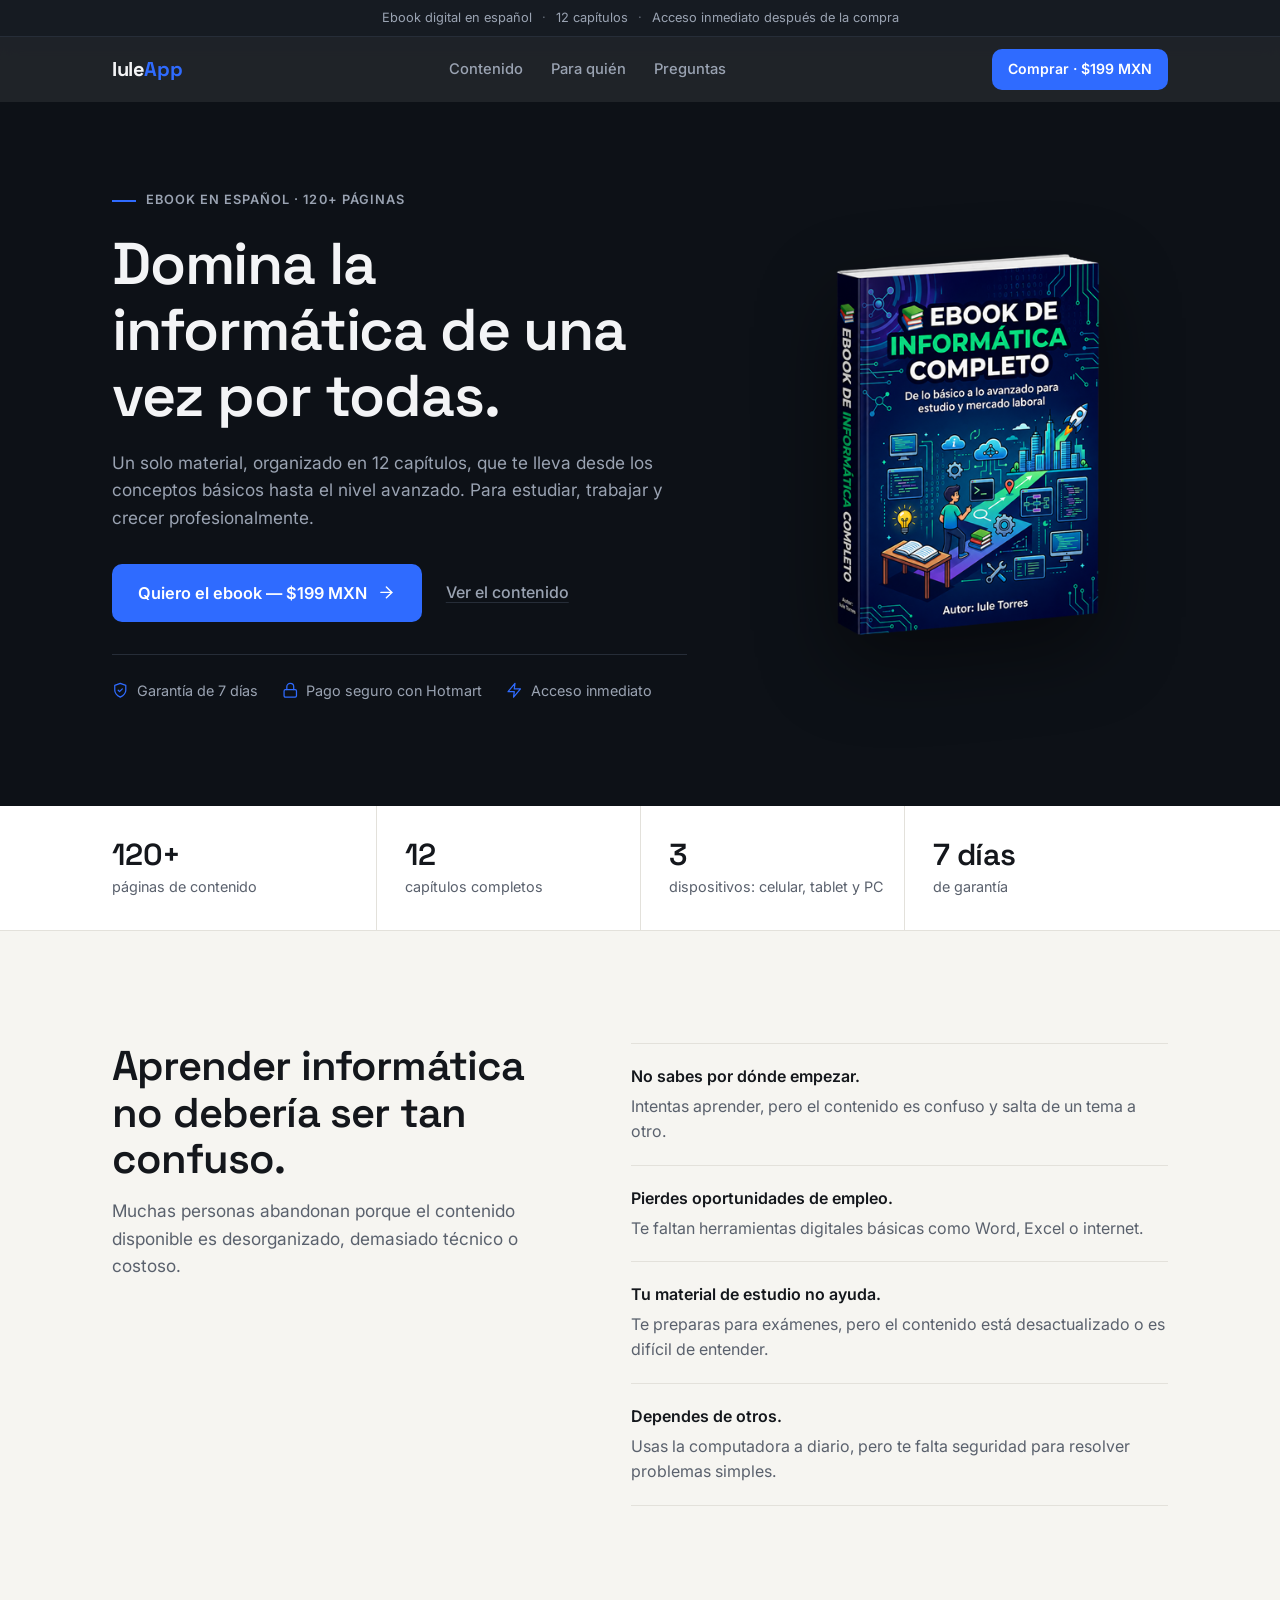
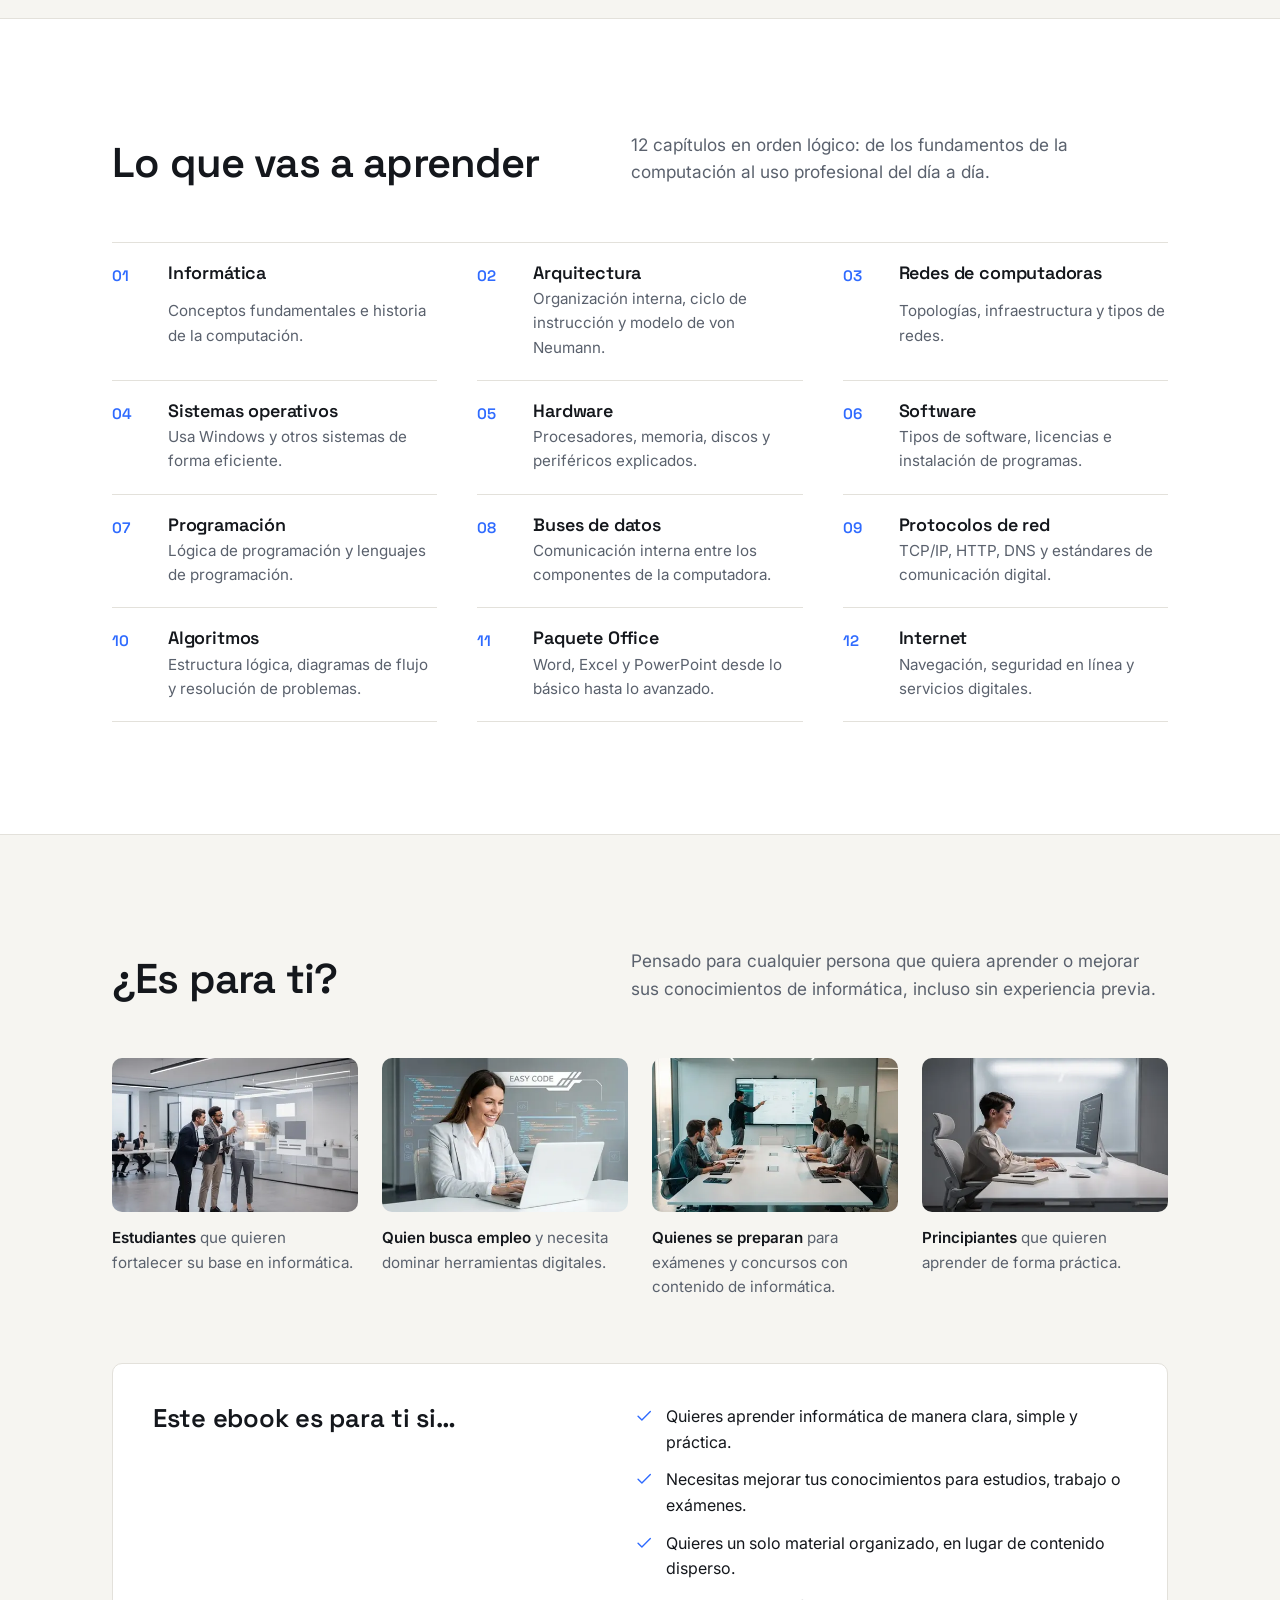
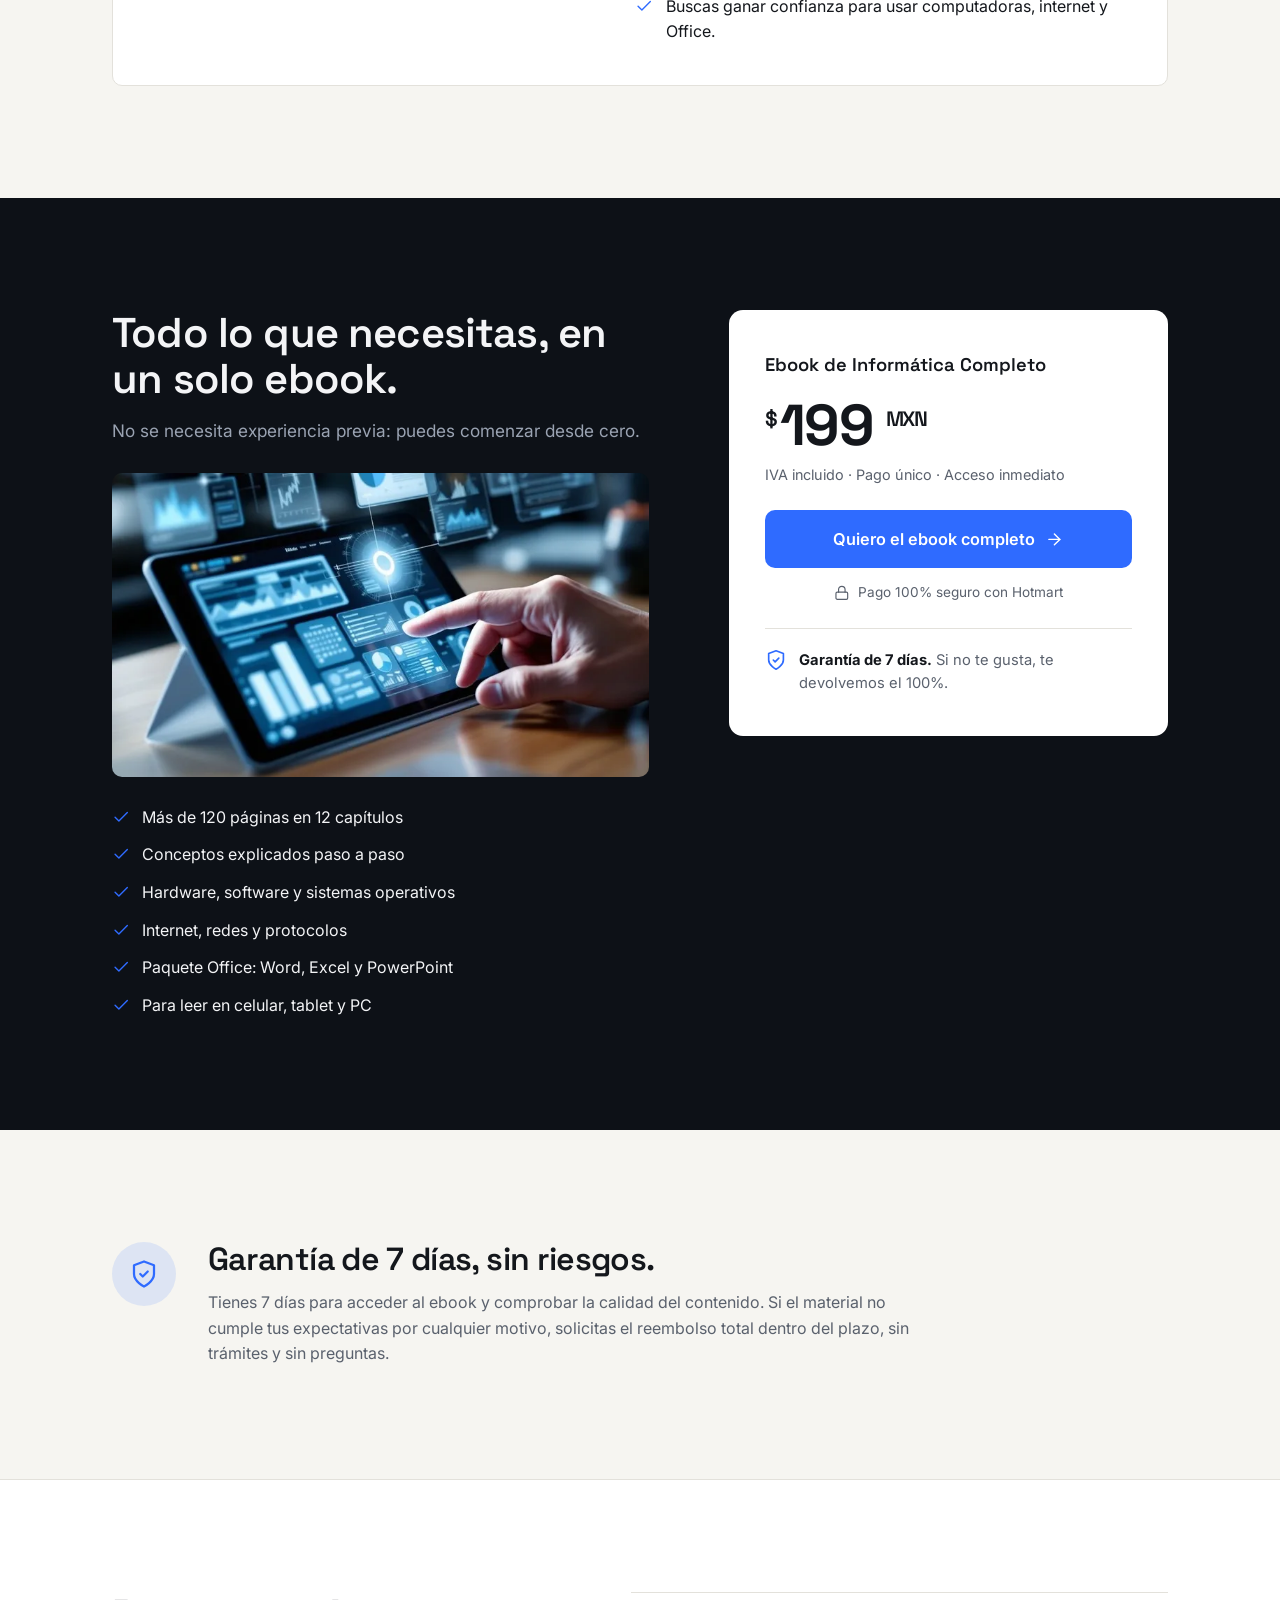
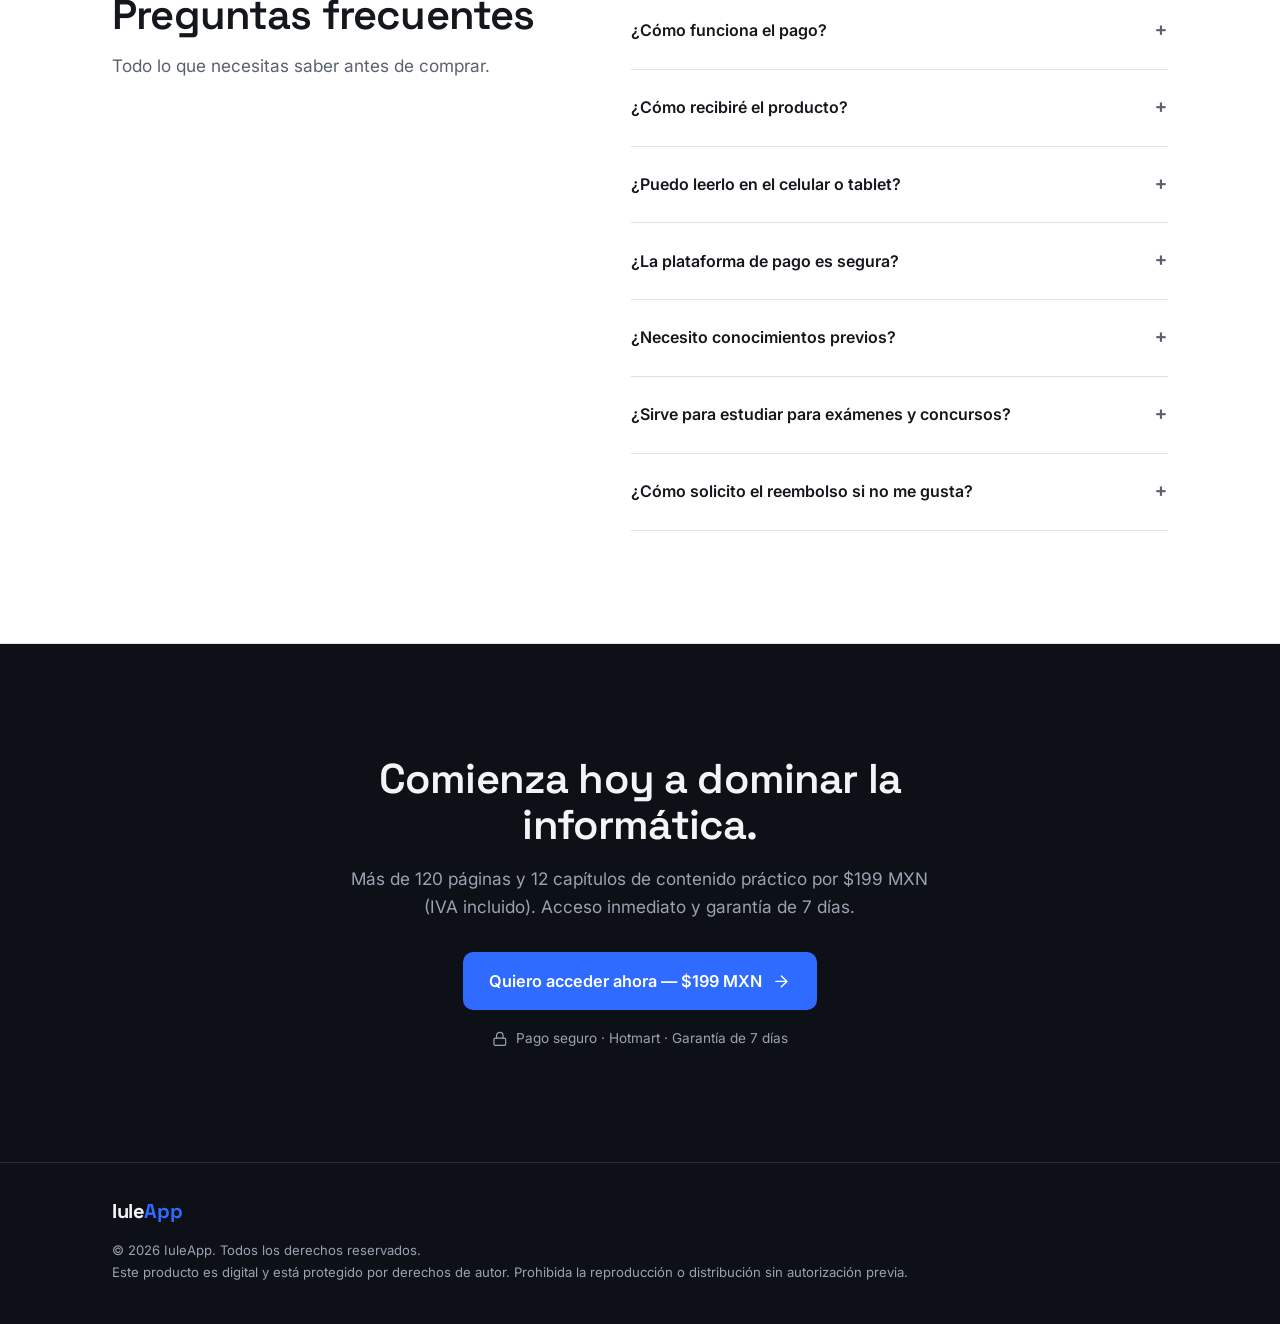
<file: es-mx/index.html>
<!DOCTYPE html>
<html lang="es-MX">
<head>
<meta charset="UTF-8">
<meta name="viewport" content="width=device-width, initial-scale=1.0">
<script src="../assets/js/analytics.js"></script>
<script src="../assets/js/meta-pixel.js"></script>

<title>Ebook de Informática Completo para México | 120+ Páginas - IuleApp</title>
<meta name="description" content="El Ebook de Informática Completo de IuleApp tiene más de 120 páginas y 12 capítulos: desde lo básico hasta lo avanzado. Garantía de 7 días. Solo $199 MXN.">
<meta name="keywords" content="ebook de informática, libro de informática en español, informática completo, estudiar informática, tecnología">
<meta name="theme-color" content="#0d1117">
<link rel="canonical" href="https://iuleappia.github.io/iuleapp-com/es-mx/">
<link rel="alternate" hreflang="pt-BR" href="https://iuleappia.github.io/iuleapp-com/pt-br/">
<link rel="alternate" hreflang="pt-PT" href="https://iuleappia.github.io/iuleapp-com/pt-pt/">
<link rel="alternate" hreflang="es" href="https://iuleappia.github.io/iuleapp-com/es/">
<link rel="alternate" hreflang="es-MX" href="https://iuleappia.github.io/iuleapp-com/es-mx/">
<link rel="alternate" hreflang="en" href="https://iuleappia.github.io/iuleapp-com/en/">
<link rel="alternate" hreflang="x-default" href="https://iuleappia.github.io/iuleapp-com/">
<meta property="og:type" content="website">
<meta property="og:site_name" content="IuleApp">
<meta property="og:locale" content="es_MX">
<meta property="og:url" content="https://iuleappia.github.io/iuleapp-com/es-mx/">
<meta property="og:title" content="Ebook de Informática Completo | Más de 120 Páginas - IuleApp">
<meta property="og:description" content="El Ebook de Informática Completo de IuleApp tiene más de 120 páginas y 12 capítulos: desde lo básico hasta lo avanzado. Garantía de 7 días. Solo $199 MXN.">
<meta property="og:image" content="https://iuleappia.github.io/iuleapp-com/assets/img/og-es.jpg">
<meta property="og:image:width" content="1200">
<meta property="og:image:height" content="630">
<meta property="og:image:alt" content="Portada del Ebook de Informática Completo">
<meta name="twitter:card" content="summary_large_image">
<meta name="twitter:title" content="Ebook de Informática Completo | Más de 120 Páginas - IuleApp">
<meta name="twitter:description" content="12 capítulos, más de 120 páginas, desde lo básico hasta lo avanzado. Garantía de 7 días. Solo $199 MXN.">
<meta name="twitter:image" content="https://iuleappia.github.io/iuleapp-com/assets/img/og-es.jpg">

<script type="application/ld+json">
{
  "@context": "https://schema.org",
  "@type": "Product",
  "name": "Ebook de Informática Completo",
  "description": "Ebook en español con más de 120 páginas y 12 capítulos: informática, arquitectura, redes, sistemas operativos, hardware, software, programación, algoritmos, Paquete Office e internet.",
  "image": "https://iuleappia.github.io/iuleapp-com/assets/img/mockup-es.png",
  "inLanguage": "es",
  "brand": { "@type": "Brand", "name": "IuleApp" },
  "offers": {
    "@type": "Offer",
    "price": "199",
    "priceCurrency": "MXN",
    "availability": "https://schema.org/InStock",
    "url": "https://iuleappia.github.io/iuleapp-com/es/"
  }
}
</script>

<link rel="preconnect" href="https://fonts.googleapis.com">
<link rel="preconnect" href="https://fonts.gstatic.com" crossorigin>
<link rel="stylesheet" href="https://fonts.googleapis.com/css2?family=Inter:wght@400;500;600&family=Space+Grotesk:wght@500;600;700&display=swap">
<link rel="stylesheet" href="../assets/css/style.css">
</head>
<body>
<noscript><img height="1" width="1" style="display:none" alt=""
src="https://www.facebook.com/tr?id=710238658220954&ev=PageView&noscript=1"></noscript>

<!-- Ícones (traço fino, estilo Lucide) -->
<svg width="0" height="0" style="position:absolute" aria-hidden="true">
  <symbol id="i-check" viewBox="0 0 24 24"><path d="M20 6 9 17l-5-5"/></symbol>
  <symbol id="i-arrow" viewBox="0 0 24 24"><path d="M5 12h14"/><path d="m12 5 7 7-7 7"/></symbol>
  <symbol id="i-shield" viewBox="0 0 24 24"><path d="M12 22s8-4 8-10V5l-8-3-8 3v7c0 6 8 10 8 10z"/><path d="m9 12 2 2 4-4"/></symbol>
  <symbol id="i-lock" viewBox="0 0 24 24"><rect x="3" y="11" width="18" height="11" rx="2"/><path d="M7 11V7a5 5 0 0 1 10 0v4"/></symbol>
  <symbol id="i-zap" viewBox="0 0 24 24"><path d="M13 2 3 14h9l-1 8 10-12h-9l1-8z"/></symbol>
</svg>

<!-- ANNOUNCEMENT -->
<div class="announce">
  Ebook digital en español <span class="dot">·</span> 12 capítulos <span class="dot">·</span> Acceso inmediato después de la compra
</div>

<!-- HEADER -->
<!-- CHECKOUT MÉXICO (MXN): https://pay.hotmart.com/H105774995T?off=uvq139qz&checkoutMode=10 -->
<header class="header">
  <div class="wrap header-inner">
    <a href="../" class="logo">Iule<span>App</span></a>
    <nav class="nav">
      <a href="#contenido">Contenido</a>
      <a href="#para-quien">Para quién</a>
      <a href="#faq">Preguntas</a>
    </nav>
    <a href="https://pay.hotmart.com/H105774995T?off=uvq139qz&amp;checkoutMode=10" class="btn btn-primary btn-sm" target="_blank" rel="noopener">Comprar · $199 MXN</a>
  </div>
</header>

<!-- ========== HERO ========== -->
<section class="hero dark">
  <div class="wrap hero-grid">
    <div class="hero-copy">
      <p class="eyebrow">Ebook en español · 120+ páginas</p>
      <h1>Domina la informática de una vez por todas.</h1>
      <p class="lead">Un solo material, organizado en 12 capítulos, que te lleva desde los conceptos básicos hasta el nivel avanzado. Para estudiar, trabajar y crecer profesionalmente.</p>

      <div class="hero-actions">
        <a href="https://pay.hotmart.com/H105774995T?off=uvq139qz&amp;checkoutMode=10" class="btn btn-primary btn-lg" target="_blank" rel="noopener">
          Quiero el ebook — $199 MXN
          <svg class="i" aria-hidden="true"><use href="#i-arrow"/></svg>
        </a>
        <a href="#contenido" class="link-quiet">Ver el contenido</a>
      </div>

      <ul class="trust">
        <li><svg class="i" aria-hidden="true"><use href="#i-shield"/></svg> Garantía de 7 días</li>
        <li><svg class="i" aria-hidden="true"><use href="#i-lock"/></svg> Pago seguro con Hotmart</li>
        <li><svg class="i" aria-hidden="true"><use href="#i-zap"/></svg> Acceso inmediato</li>
      </ul>
    </div>

    <div class="hero-media">
      <img src="../assets/img/mockup-es.png" width="512" height="512" alt="Ebook de Informática Completo" fetchpriority="high">
    </div>
  </div>
</section>

<!-- ========== FACTS ========== -->
<section class="facts">
  <div class="wrap facts-grid">
    <div><strong>120+</strong><span>páginas de contenido</span></div>
    <div><strong>12</strong><span>capítulos completos</span></div>
    <div><strong>3</strong><span>dispositivos: celular, tablet y PC</span></div>
    <div><strong>7 días</strong><span>de garantía</span></div>
  </div>
</section>

<!-- ========== PROBLEM ========== -->
<section class="section">
  <div class="wrap split">
    <div class="split-head">
      <h2>Aprender informática no debería ser tan confuso.</h2>
      <p class="lead">Muchas personas abandonan porque el contenido disponible es desorganizado, demasiado técnico o costoso.</p>
    </div>
    <ul class="pain-list">
      <li><strong>No sabes por dónde empezar.</strong> Intentas aprender, pero el contenido es confuso y salta de un tema a otro.</li>
      <li><strong>Pierdes oportunidades de empleo.</strong> Te faltan herramientas digitales básicas como Word, Excel o internet.</li>
      <li><strong>Tu material de estudio no ayuda.</strong> Te preparas para exámenes, pero el contenido está desactualizado o es difícil de entender.</li>
      <li><strong>Dependes de otros.</strong> Usas la computadora a diario, pero te falta seguridad para resolver problemas simples.</li>
    </ul>
  </div>
</section>

<!-- ========== CONTENT ========== -->
<section class="section surface" id="contenido">
  <div class="wrap">
    <div class="section-head">
      <h2>Lo que vas a aprender</h2>
      <p class="lead">12 capítulos en orden lógico: de los fundamentos de la computación al uso profesional del día a día.</p>
    </div>

    <ol class="chapters">
      <li><span class="num">01</span><h3>Informática</h3><p>Conceptos fundamentales e historia de la computación.</p></li>
      <li><span class="num">02</span><h3>Arquitectura</h3><p>Organización interna, ciclo de instrucción y modelo de von Neumann.</p></li>
      <li><span class="num">03</span><h3>Redes de computadoras</h3><p>Topologías, infraestructura y tipos de redes.</p></li>
      <li><span class="num">04</span><h3>Sistemas operativos</h3><p>Usa Windows y otros sistemas de forma eficiente.</p></li>
      <li><span class="num">05</span><h3>Hardware</h3><p>Procesadores, memoria, discos y periféricos explicados.</p></li>
      <li><span class="num">06</span><h3>Software</h3><p>Tipos de software, licencias e instalación de programas.</p></li>
      <li><span class="num">07</span><h3>Programación</h3><p>Lógica de programación y lenguajes de programación.</p></li>
      <li><span class="num">08</span><h3>Buses de datos</h3><p>Comunicación interna entre los componentes de la computadora.</p></li>
      <li><span class="num">09</span><h3>Protocolos de red</h3><p>TCP/IP, HTTP, DNS y estándares de comunicación digital.</p></li>
      <li><span class="num">10</span><h3>Algoritmos</h3><p>Estructura lógica, diagramas de flujo y resolución de problemas.</p></li>
      <li><span class="num">11</span><h3>Paquete Office</h3><p>Word, Excel y PowerPoint desde lo básico hasta lo avanzado.</p></li>
      <li><span class="num">12</span><h3>Internet</h3><p>Navegación, seguridad en línea y servicios digitales.</p></li>
    </ol>
  </div>
</section>

<!-- ========== AUDIENCE ========== -->
<section class="section" id="para-quien">
  <div class="wrap">
    <div class="section-head">
      <h2>¿Es para ti?</h2>
      <p class="lead">Pensado para cualquier persona que quiera aprender o mejorar sus conocimientos de informática, incluso sin experiencia previa.</p>
    </div>

    <div class="audience">
      <figure>
        <img src="../assets/img/publico-01.webp" width="512" height="290" loading="lazy" alt="Estudiante usando la computadora">
        <figcaption><strong>Estudiantes</strong> que quieren fortalecer su base en informática.</figcaption>
      </figure>
      <figure>
        <img src="../assets/img/publico-02.webp" width="512" height="290" loading="lazy" alt="Profesional trabajando en la computadora">
        <figcaption><strong>Quien busca empleo</strong> y necesita dominar herramientas digitales.</figcaption>
      </figure>
      <figure>
        <img src="../assets/img/publico-03.webp" width="512" height="290" loading="lazy" alt="Persona estudiando para un examen o concurso">
        <figcaption><strong>Quienes se preparan</strong> para exámenes y concursos con contenido de informática.</figcaption>
      </figure>
      <figure>
        <img src="../assets/img/publico-04.webp" width="512" height="290" loading="lazy" alt="Principiante aprendiendo informática">
        <figcaption><strong>Principiantes</strong> que quieren aprender de forma práctica.</figcaption>
      </figure>
    </div>

    <div class="fit">
      <h3>Este ebook es para ti si…</h3>
      <ul class="checklist">
        <li><svg class="i" aria-hidden="true"><use href="#i-check"/></svg> Quieres aprender informática de manera clara, simple y práctica.</li>
        <li><svg class="i" aria-hidden="true"><use href="#i-check"/></svg> Necesitas mejorar tus conocimientos para estudios, trabajo o exámenes.</li>
        <li><svg class="i" aria-hidden="true"><use href="#i-check"/></svg> Quieres un solo material organizado, en lugar de contenido disperso.</li>
        <li><svg class="i" aria-hidden="true"><use href="#i-check"/></svg> Buscas ganar confianza para usar computadoras, internet y Office.</li>
      </ul>
    </div>
  </div>
</section>

<!-- ========== OFFER ========== -->
<section class="section dark offer-sec" id="comprar">
  <div class="wrap offer-grid">
    <div class="offer-info">
      <h2>Todo lo que necesitas, en un solo ebook.</h2>
      <p class="lead">No se necesita experiencia previa: puedes comenzar desde cero.</p>
      <img class="offer-img" src="../assets/img/tablet.webp" width="768" height="435" loading="lazy" alt="Ebook de Informática Completo en tablet">
      <ul class="checklist on-dark">
        <li><svg class="i" aria-hidden="true"><use href="#i-check"/></svg> Más de 120 páginas en 12 capítulos</li>
        <li><svg class="i" aria-hidden="true"><use href="#i-check"/></svg> Conceptos explicados paso a paso</li>
        <li><svg class="i" aria-hidden="true"><use href="#i-check"/></svg> Hardware, software y sistemas operativos</li>
        <li><svg class="i" aria-hidden="true"><use href="#i-check"/></svg> Internet, redes y protocolos</li>
        <li><svg class="i" aria-hidden="true"><use href="#i-check"/></svg> Paquete Office: Word, Excel y PowerPoint</li>
        <li><svg class="i" aria-hidden="true"><use href="#i-check"/></svg> Para leer en celular, tablet y PC</li>
      </ul>
    </div>

    <div class="price-card">
      <p class="price-title">Ebook de Informática Completo</p>
            <p class="price"><span>$</span>199 <span>MXN</span></p>
      <p class="price-note">IVA incluido · Pago único · Acceso inmediato</p>
      <a href="https://pay.hotmart.com/H105774995T?off=uvq139qz&amp;checkoutMode=10" class="btn btn-primary btn-lg btn-block" target="_blank" rel="noopener">
        Quiero el ebook completo
        <svg class="i" aria-hidden="true"><use href="#i-arrow"/></svg>
      </a>
      <p class="price-secure"><svg class="i" aria-hidden="true"><use href="#i-lock"/></svg> Pago 100% seguro con Hotmart</p>
      <div class="price-guarantee">
        <svg class="i" aria-hidden="true"><use href="#i-shield"/></svg>
        <p><strong>Garantía de 7 días.</strong> Si no te gusta, te devolvemos el 100%.</p>
      </div>
    </div>
  </div>
</section>

<!-- ========== GUARANTEE ========== -->
<section class="section">
  <div class="wrap guarantee">
    <div class="guarantee-icon"><svg class="i" aria-hidden="true"><use href="#i-shield"/></svg></div>
    <div>
      <h2>Garantía de 7 días, sin riesgos.</h2>
      <p>Tienes 7 días para acceder al ebook y comprobar la calidad del contenido. Si el material no cumple tus expectativas por cualquier motivo, solicitas el reembolso total dentro del plazo, sin trámites y sin preguntas.</p>
    </div>
  </div>
</section>

<!-- ========== FAQ ========== -->
<section class="section surface" id="faq">
  <div class="wrap split">
    <div class="split-head">
      <h2>Preguntas frecuentes</h2>
      <p class="lead">Todo lo que necesitas saber antes de comprar.</p>
    </div>

    <div class="faq">
      <details>
        <summary>¿Cómo funciona el pago?</summary>
        <p>El pago se realiza a través de Hotmart, en pesos mexicanos, con tarjeta de crédito o débito y otros medios de pago disponibles en México. El precio de $199 MXN ya incluye el IVA: es un pago único, sin mensualidades ni cobros adicionales. Si pagas con tarjeta, el acceso al ebook es inmediato.</p>
      </details>
      <details>
        <summary>¿Cómo recibiré el producto?</summary>
        <p>Después de confirmar el pago, recibirás un correo electrónico con las instrucciones de acceso al ebook a través de la plataforma Hotmart. El acceso es inmediato.</p>
      </details>
      <details>
        <summary>¿Puedo leerlo en el celular o tablet?</summary>
        <p>Sí. El ebook es totalmente compatible con celular, tablet y computadora. También puedes imprimirlo para uso personal. Y cuando publiquemos una nueva versión del ebook, podrás descargarla sin costo adicional desde tu acceso en Hotmart.</p>
      </details>
      <details>
        <summary>¿La plataforma de pago es segura?</summary>
        <p>Sí. Utilizamos Hotmart, una plataforma internacional líder en productos digitales. Todos los datos personales y financieros están protegidos con conexión cifrada (SSL) y el estándar de seguridad PCI-DSS.</p>
      </details>
      <details>
        <summary>¿Necesito conocimientos previos?</summary>
        <p>No. El ebook comienza desde los conceptos más básicos y avanza paso a paso. Es ideal tanto para principiantes como para quienes ya usan la computadora y quieren reforzar lo que saben.</p>
      </details>
      <details>
        <summary>¿Sirve para estudiar para exámenes y concursos?</summary>
        <p>Sí. El contenido cubre los temas que más aparecen en exámenes de informática: hardware, software, sistemas operativos, redes, protocolos, internet y Paquete Office, organizados en 12 capítulos para facilitar el repaso.</p>
      </details>
      <details>
        <summary>¿Cómo solicito el reembolso si no me gusta?</summary>
        <p>Dentro de los 7 días posteriores a la compra, solicitas el reembolso directamente en Hotmart, desde el correo de confirmación de compra o en tu área de compras. Te devolvemos el 100% del valor, sin preguntas.</p>
      </details>
    </div>
  </div>
</section>

<!-- ========== FINAL CTA ========== -->
<section class="section dark final">
  <div class="wrap final-inner">
    <h2>Comienza hoy a dominar la informática.</h2>
    <p class="lead">Más de 120 páginas y 12 capítulos de contenido práctico por $199 MXN (IVA incluido). Acceso inmediato y garantía de 7 días.</p>
    <a href="https://pay.hotmart.com/H105774995T?off=uvq139qz&amp;checkoutMode=10" class="btn btn-primary btn-lg" target="_blank" rel="noopener">
      Quiero acceder ahora — $199 MXN
      <svg class="i" aria-hidden="true"><use href="#i-arrow"/></svg>
    </a>
    <p class="final-secure"><svg class="i" aria-hidden="true"><use href="#i-lock"/></svg> Pago seguro · Hotmart · Garantía de 7 días</p>
  </div>
</section>

<!-- ========== FOOTER ========== -->
<footer class="footer">
  <div class="wrap footer-inner">
    <span class="logo">Iule<span>App</span></span>
    <p>© 2026 IuleApp. Todos los derechos reservados.<br>
    Este producto es digital y está protegido por derechos de autor. Prohibida la reproducción o distribución sin autorización previa.</p>
  </div>
</footer>

<!-- Sticky mobile CTA -->
<div class="sticky-cta">
  <a href="https://pay.hotmart.com/H105774995T?off=uvq139qz&amp;checkoutMode=10" class="btn btn-primary btn-block" target="_blank" rel="noopener">
    Quiero el ebook — $199 MXN
  </a>
</div>

<!-- ========== SCRIPTS ========== -->
<script>
  /* --- Checkout tracking (Meta Pixel + GA4) --- */
  document.querySelectorAll('a[href*="pay.hotmart.com"]').forEach(a => {
    a.addEventListener('click', () => {
      if (window.fbq) fbq('track', 'InitiateCheckout', { value: 199, currency: 'MXN', content_name: 'Ebook de Informática Completo (MX)' });
      if (window.gtag) gtag('event', 'begin_checkout', { value: 199, currency: 'MXN', items: [{ item_name: 'Ebook de Informática Completo (MX)' }] });
    });
  });

  /* --- Sticky mobile CTA + header border --- */
  const stickyCta = document.querySelector('.sticky-cta');
  const heroSec = document.querySelector('.hero');
  const offerSec = document.querySelector('.offer-sec');
  const header = document.querySelector('.header');
  function onScroll() {
    const pastHero = heroSec.getBoundingClientRect().bottom < 0;
    const offerBox = offerSec.getBoundingClientRect();
    const atOffer = offerBox.top < window.innerHeight && offerBox.bottom > 0;
    stickyCta.classList.toggle('show', pastHero && !atOffer);
    header.classList.toggle('scrolled', window.scrollY > 10);
  }
  window.addEventListener('scroll', onScroll, { passive: true });
  onScroll();
</script>

</body>
</html>
</file>
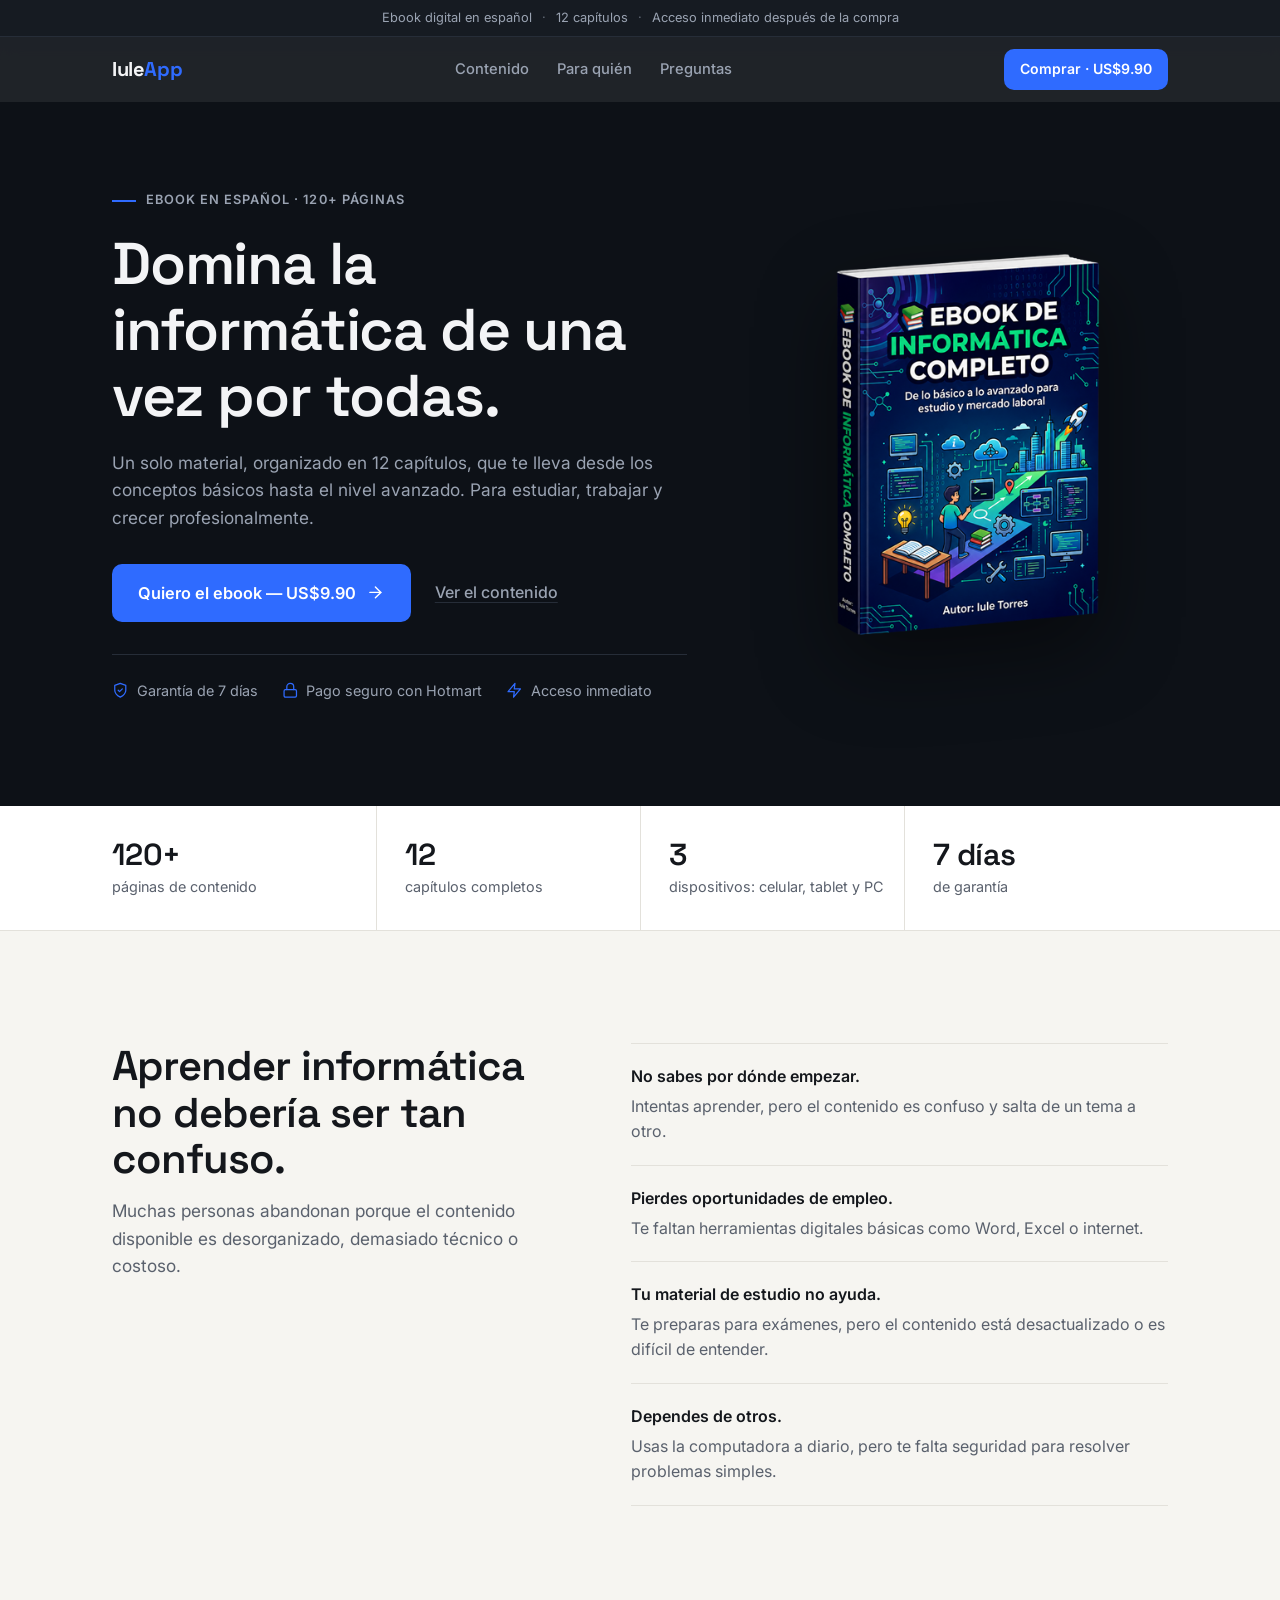
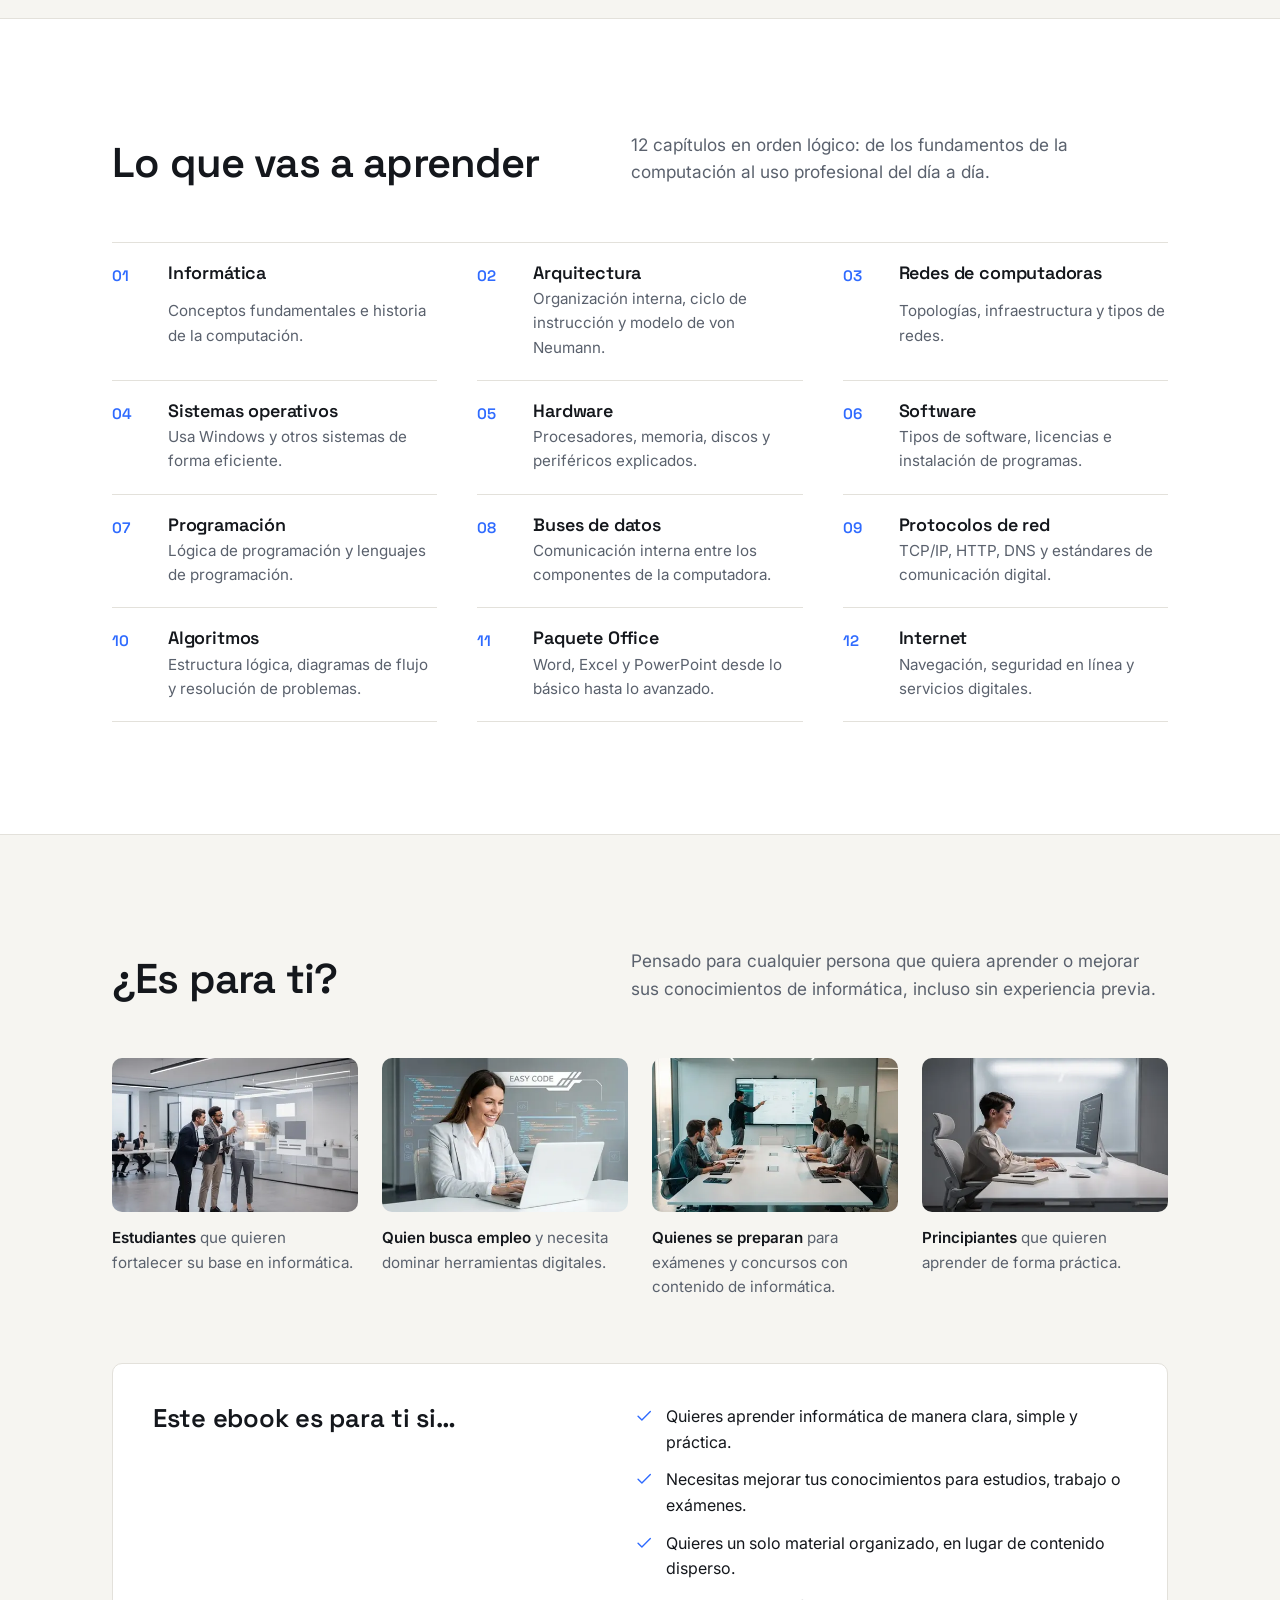
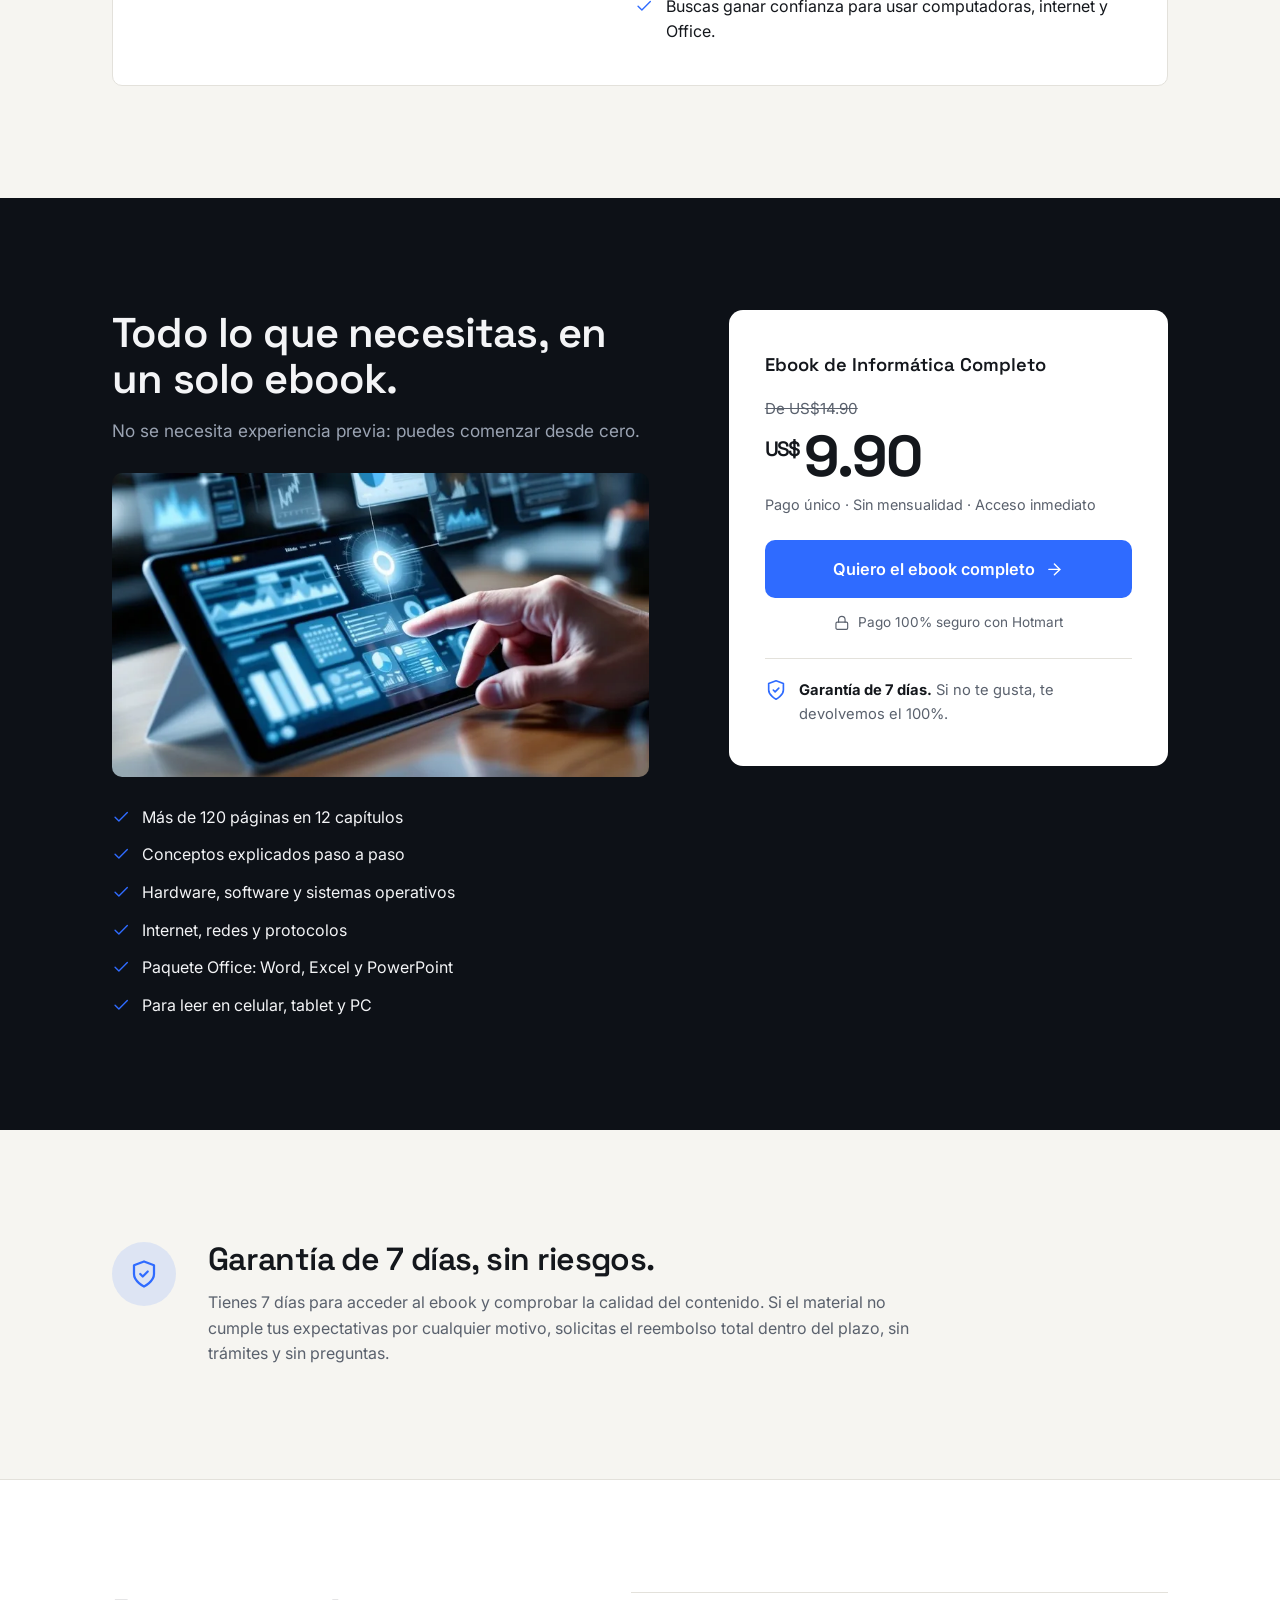
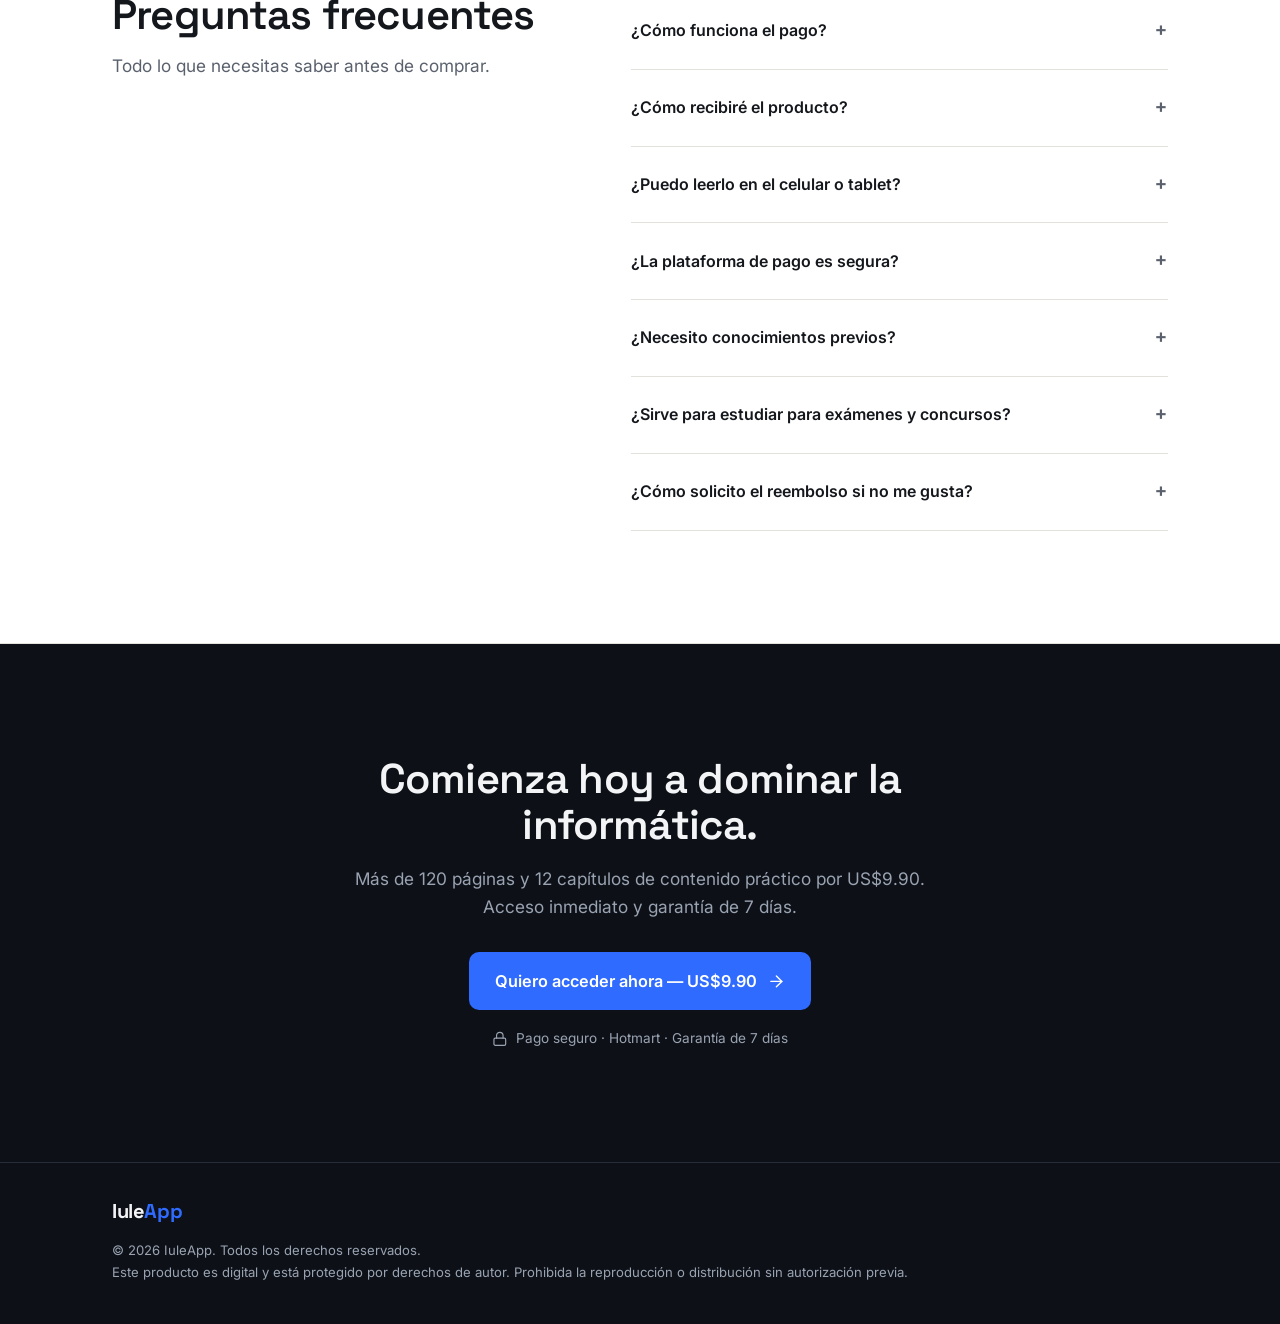
<file: es/index.html>
<!DOCTYPE html>
<html lang="es-419">
<head>
<meta charset="UTF-8">
<meta name="viewport" content="width=device-width, initial-scale=1.0">
<script src="../assets/js/analytics.js"></script>
<script src="../assets/js/meta-pixel.js"></script>

<title>Ebook de Informática Completo en Español | 120+ Páginas - IuleApp</title>
<meta name="description" content="El Ebook de Informática Completo de IuleApp tiene más de 120 páginas y 12 capítulos: desde lo básico hasta lo avanzado. Garantía de 7 días. Solo US$9.90.">
<meta name="keywords" content="ebook de informática, libro de informática en español, informática completo, estudiar informática, tecnología">
<meta name="theme-color" content="#0d1117">
<link rel="canonical" href="https://iuleappia.github.io/iuleapp-com/es/">
<link rel="alternate" hreflang="pt-BR" href="https://iuleappia.github.io/iuleapp-com/pt-br/">
<link rel="alternate" hreflang="pt-PT" href="https://iuleappia.github.io/iuleapp-com/pt-pt/">
<link rel="alternate" hreflang="es" href="https://iuleappia.github.io/iuleapp-com/es/">
<link rel="alternate" hreflang="en" href="https://iuleappia.github.io/iuleapp-com/en/">
<link rel="alternate" hreflang="x-default" href="https://iuleappia.github.io/iuleapp-com/">
<meta property="og:type" content="website">
<meta property="og:site_name" content="IuleApp">
<meta property="og:locale" content="es_LA">
<meta property="og:url" content="https://iuleappia.github.io/iuleapp-com/es/">
<meta property="og:title" content="Ebook de Informática Completo | Más de 120 Páginas - IuleApp">
<meta property="og:description" content="El Ebook de Informática Completo de IuleApp tiene más de 120 páginas y 12 capítulos: desde lo básico hasta lo avanzado. Garantía de 7 días. Solo US$9.90.">
<meta property="og:image" content="https://iuleappia.github.io/iuleapp-com/assets/img/og-es.jpg">
<meta property="og:image:width" content="1200">
<meta property="og:image:height" content="630">
<meta property="og:image:alt" content="Portada del Ebook de Informática Completo">
<meta name="twitter:card" content="summary_large_image">
<meta name="twitter:title" content="Ebook de Informática Completo | Más de 120 Páginas - IuleApp">
<meta name="twitter:description" content="12 capítulos, más de 120 páginas, desde lo básico hasta lo avanzado. Garantía de 7 días. Solo US$9.90.">
<meta name="twitter:image" content="https://iuleappia.github.io/iuleapp-com/assets/img/og-es.jpg">

<script type="application/ld+json">
{
  "@context": "https://schema.org",
  "@type": "Product",
  "name": "Ebook de Informática Completo",
  "description": "Ebook en español con más de 120 páginas y 12 capítulos: informática, arquitectura, redes, sistemas operativos, hardware, software, programación, algoritmos, Paquete Office e internet.",
  "image": "https://iuleappia.github.io/iuleapp-com/assets/img/mockup-es.png",
  "inLanguage": "es",
  "brand": { "@type": "Brand", "name": "IuleApp" },
  "offers": {
    "@type": "Offer",
    "price": "9.90",
    "priceCurrency": "USD",
    "availability": "https://schema.org/InStock",
    "url": "https://iuleappia.github.io/iuleapp-com/es/"
  }
}
</script>

<link rel="preconnect" href="https://fonts.googleapis.com">
<link rel="preconnect" href="https://fonts.gstatic.com" crossorigin>
<link rel="stylesheet" href="https://fonts.googleapis.com/css2?family=Inter:wght@400;500;600&family=Space+Grotesk:wght@500;600;700&display=swap">
<link rel="stylesheet" href="../assets/css/style.css">
</head>
<body>
<noscript><img height="1" width="1" style="display:none" alt=""
src="https://www.facebook.com/tr?id=710238658220954&ev=PageView&noscript=1"></noscript>

<!-- Ícones (traço fino, estilo Lucide) -->
<svg width="0" height="0" style="position:absolute" aria-hidden="true">
  <symbol id="i-check" viewBox="0 0 24 24"><path d="M20 6 9 17l-5-5"/></symbol>
  <symbol id="i-arrow" viewBox="0 0 24 24"><path d="M5 12h14"/><path d="m12 5 7 7-7 7"/></symbol>
  <symbol id="i-shield" viewBox="0 0 24 24"><path d="M12 22s8-4 8-10V5l-8-3-8 3v7c0 6 8 10 8 10z"/><path d="m9 12 2 2 4-4"/></symbol>
  <symbol id="i-lock" viewBox="0 0 24 24"><rect x="3" y="11" width="18" height="11" rx="2"/><path d="M7 11V7a5 5 0 0 1 10 0v4"/></symbol>
  <symbol id="i-zap" viewBox="0 0 24 24"><path d="M13 2 3 14h9l-1 8 10-12h-9l1-8z"/></symbol>
</svg>

<!-- ANNOUNCEMENT -->
<div class="announce">
  Ebook digital en español <span class="dot">·</span> 12 capítulos <span class="dot">·</span> Acceso inmediato después de la compra
</div>

<!-- HEADER -->
<header class="header">
  <div class="wrap header-inner">
    <a href="../" class="logo">Iule<span>App</span></a>
    <nav class="nav">
      <a href="#contenido">Contenido</a>
      <a href="#para-quien">Para quién</a>
      <a href="#faq">Preguntas</a>
    </nav>
    <a href="https://pay.hotmart.com/H105774995T?checkoutMode=10" class="btn btn-primary btn-sm" target="_blank" rel="noopener">Comprar · US$9.90</a>
  </div>
</header>

<!-- ========== HERO ========== -->
<section class="hero dark">
  <div class="wrap hero-grid">
    <div class="hero-copy">
      <p class="eyebrow">Ebook en español · 120+ páginas</p>
      <h1>Domina la informática de una vez por todas.</h1>
      <p class="lead">Un solo material, organizado en 12 capítulos, que te lleva desde los conceptos básicos hasta el nivel avanzado. Para estudiar, trabajar y crecer profesionalmente.</p>

      <div class="hero-actions">
        <a href="https://pay.hotmart.com/H105774995T?checkoutMode=10" class="btn btn-primary btn-lg" target="_blank" rel="noopener">
          Quiero el ebook — US$9.90
          <svg class="i" aria-hidden="true"><use href="#i-arrow"/></svg>
        </a>
        <a href="#contenido" class="link-quiet">Ver el contenido</a>
      </div>

      <ul class="trust">
        <li><svg class="i" aria-hidden="true"><use href="#i-shield"/></svg> Garantía de 7 días</li>
        <li><svg class="i" aria-hidden="true"><use href="#i-lock"/></svg> Pago seguro con Hotmart</li>
        <li><svg class="i" aria-hidden="true"><use href="#i-zap"/></svg> Acceso inmediato</li>
      </ul>
    </div>

    <div class="hero-media">
      <img src="../assets/img/mockup-es.png" width="512" height="512" alt="Ebook de Informática Completo" fetchpriority="high">
    </div>
  </div>
</section>

<!-- ========== FACTS ========== -->
<section class="facts">
  <div class="wrap facts-grid">
    <div><strong>120+</strong><span>páginas de contenido</span></div>
    <div><strong>12</strong><span>capítulos completos</span></div>
    <div><strong>3</strong><span>dispositivos: celular, tablet y PC</span></div>
    <div><strong>7 días</strong><span>de garantía</span></div>
  </div>
</section>

<!-- ========== PROBLEM ========== -->
<section class="section">
  <div class="wrap split">
    <div class="split-head">
      <h2>Aprender informática no debería ser tan confuso.</h2>
      <p class="lead">Muchas personas abandonan porque el contenido disponible es desorganizado, demasiado técnico o costoso.</p>
    </div>
    <ul class="pain-list">
      <li><strong>No sabes por dónde empezar.</strong> Intentas aprender, pero el contenido es confuso y salta de un tema a otro.</li>
      <li><strong>Pierdes oportunidades de empleo.</strong> Te faltan herramientas digitales básicas como Word, Excel o internet.</li>
      <li><strong>Tu material de estudio no ayuda.</strong> Te preparas para exámenes, pero el contenido está desactualizado o es difícil de entender.</li>
      <li><strong>Dependes de otros.</strong> Usas la computadora a diario, pero te falta seguridad para resolver problemas simples.</li>
    </ul>
  </div>
</section>

<!-- ========== CONTENT ========== -->
<section class="section surface" id="contenido">
  <div class="wrap">
    <div class="section-head">
      <h2>Lo que vas a aprender</h2>
      <p class="lead">12 capítulos en orden lógico: de los fundamentos de la computación al uso profesional del día a día.</p>
    </div>

    <ol class="chapters">
      <li><span class="num">01</span><h3>Informática</h3><p>Conceptos fundamentales e historia de la computación.</p></li>
      <li><span class="num">02</span><h3>Arquitectura</h3><p>Organización interna, ciclo de instrucción y modelo de von Neumann.</p></li>
      <li><span class="num">03</span><h3>Redes de computadoras</h3><p>Topologías, infraestructura y tipos de redes.</p></li>
      <li><span class="num">04</span><h3>Sistemas operativos</h3><p>Usa Windows y otros sistemas de forma eficiente.</p></li>
      <li><span class="num">05</span><h3>Hardware</h3><p>Procesadores, memoria, discos y periféricos explicados.</p></li>
      <li><span class="num">06</span><h3>Software</h3><p>Tipos de software, licencias e instalación de programas.</p></li>
      <li><span class="num">07</span><h3>Programación</h3><p>Lógica de programación y lenguajes de programación.</p></li>
      <li><span class="num">08</span><h3>Buses de datos</h3><p>Comunicación interna entre los componentes de la computadora.</p></li>
      <li><span class="num">09</span><h3>Protocolos de red</h3><p>TCP/IP, HTTP, DNS y estándares de comunicación digital.</p></li>
      <li><span class="num">10</span><h3>Algoritmos</h3><p>Estructura lógica, diagramas de flujo y resolución de problemas.</p></li>
      <li><span class="num">11</span><h3>Paquete Office</h3><p>Word, Excel y PowerPoint desde lo básico hasta lo avanzado.</p></li>
      <li><span class="num">12</span><h3>Internet</h3><p>Navegación, seguridad en línea y servicios digitales.</p></li>
    </ol>
  </div>
</section>

<!-- ========== AUDIENCE ========== -->
<section class="section" id="para-quien">
  <div class="wrap">
    <div class="section-head">
      <h2>¿Es para ti?</h2>
      <p class="lead">Pensado para cualquier persona que quiera aprender o mejorar sus conocimientos de informática, incluso sin experiencia previa.</p>
    </div>

    <div class="audience">
      <figure>
        <img src="../assets/img/publico-01.webp" width="512" height="290" loading="lazy" alt="Estudiante usando la computadora">
        <figcaption><strong>Estudiantes</strong> que quieren fortalecer su base en informática.</figcaption>
      </figure>
      <figure>
        <img src="../assets/img/publico-02.webp" width="512" height="290" loading="lazy" alt="Profesional trabajando en la computadora">
        <figcaption><strong>Quien busca empleo</strong> y necesita dominar herramientas digitales.</figcaption>
      </figure>
      <figure>
        <img src="../assets/img/publico-03.webp" width="512" height="290" loading="lazy" alt="Persona estudiando para un examen o concurso">
        <figcaption><strong>Quienes se preparan</strong> para exámenes y concursos con contenido de informática.</figcaption>
      </figure>
      <figure>
        <img src="../assets/img/publico-04.webp" width="512" height="290" loading="lazy" alt="Principiante aprendiendo informática">
        <figcaption><strong>Principiantes</strong> que quieren aprender de forma práctica.</figcaption>
      </figure>
    </div>

    <div class="fit">
      <h3>Este ebook es para ti si…</h3>
      <ul class="checklist">
        <li><svg class="i" aria-hidden="true"><use href="#i-check"/></svg> Quieres aprender informática de manera clara, simple y práctica.</li>
        <li><svg class="i" aria-hidden="true"><use href="#i-check"/></svg> Necesitas mejorar tus conocimientos para estudios, trabajo o exámenes.</li>
        <li><svg class="i" aria-hidden="true"><use href="#i-check"/></svg> Quieres un solo material organizado, en lugar de contenido disperso.</li>
        <li><svg class="i" aria-hidden="true"><use href="#i-check"/></svg> Buscas ganar confianza para usar computadoras, internet y Office.</li>
      </ul>
    </div>
  </div>
</section>

<!-- ========== OFFER ========== -->
<section class="section dark offer-sec" id="comprar">
  <div class="wrap offer-grid">
    <div class="offer-info">
      <h2>Todo lo que necesitas, en un solo ebook.</h2>
      <p class="lead">No se necesita experiencia previa: puedes comenzar desde cero.</p>
      <img class="offer-img" src="../assets/img/tablet.webp" width="768" height="435" loading="lazy" alt="Ebook de Informática Completo en tablet">
      <ul class="checklist on-dark">
        <li><svg class="i" aria-hidden="true"><use href="#i-check"/></svg> Más de 120 páginas en 12 capítulos</li>
        <li><svg class="i" aria-hidden="true"><use href="#i-check"/></svg> Conceptos explicados paso a paso</li>
        <li><svg class="i" aria-hidden="true"><use href="#i-check"/></svg> Hardware, software y sistemas operativos</li>
        <li><svg class="i" aria-hidden="true"><use href="#i-check"/></svg> Internet, redes y protocolos</li>
        <li><svg class="i" aria-hidden="true"><use href="#i-check"/></svg> Paquete Office: Word, Excel y PowerPoint</li>
        <li><svg class="i" aria-hidden="true"><use href="#i-check"/></svg> Para leer en celular, tablet y PC</li>
      </ul>
    </div>

    <div class="price-card">
      <p class="price-title">Ebook de Informática Completo</p>
      <p class="price-old">De US$14.90</p>
      <p class="price"><span>US$</span>9.90</p>
      <p class="price-note">Pago único · Sin mensualidad · Acceso inmediato</p>
      <a href="https://pay.hotmart.com/H105774995T?checkoutMode=10" class="btn btn-primary btn-lg btn-block" target="_blank" rel="noopener">
        Quiero el ebook completo
        <svg class="i" aria-hidden="true"><use href="#i-arrow"/></svg>
      </a>
      <p class="price-secure"><svg class="i" aria-hidden="true"><use href="#i-lock"/></svg> Pago 100% seguro con Hotmart</p>
      <div class="price-guarantee">
        <svg class="i" aria-hidden="true"><use href="#i-shield"/></svg>
        <p><strong>Garantía de 7 días.</strong> Si no te gusta, te devolvemos el 100%.</p>
      </div>
    </div>
  </div>
</section>

<!-- ========== GUARANTEE ========== -->
<section class="section">
  <div class="wrap guarantee">
    <div class="guarantee-icon"><svg class="i" aria-hidden="true"><use href="#i-shield"/></svg></div>
    <div>
      <h2>Garantía de 7 días, sin riesgos.</h2>
      <p>Tienes 7 días para acceder al ebook y comprobar la calidad del contenido. Si el material no cumple tus expectativas por cualquier motivo, solicitas el reembolso total dentro del plazo, sin trámites y sin preguntas.</p>
    </div>
  </div>
</section>

<!-- ========== FAQ ========== -->
<section class="section surface" id="faq">
  <div class="wrap split">
    <div class="split-head">
      <h2>Preguntas frecuentes</h2>
      <p class="lead">Todo lo que necesitas saber antes de comprar.</p>
    </div>

    <div class="faq">
      <details>
        <summary>¿Cómo funciona el pago?</summary>
        <p>El pago se realiza a través de Hotmart, que acepta tarjetas de crédito y otros medios de pago disponibles en tu país. El acceso al ebook se habilita de inmediato después de la confirmación. Es un pago único de US$9.90, sin mensualidades ni cobros adicionales.</p>
      </details>
      <details>
        <summary>¿Cómo recibiré el producto?</summary>
        <p>Después de confirmar el pago, recibirás un correo electrónico con las instrucciones de acceso al ebook a través de la plataforma Hotmart. El acceso es inmediato.</p>
      </details>
      <details>
        <summary>¿Puedo leerlo en el celular o tablet?</summary>
        <p>Sí. El ebook es totalmente compatible con celular, tablet y computadora. También puedes imprimirlo para uso personal. Y cuando publiquemos una nueva versión del ebook, podrás descargarla sin costo adicional desde tu acceso en Hotmart.</p>
      </details>
      <details>
        <summary>¿La plataforma de pago es segura?</summary>
        <p>Sí. Utilizamos Hotmart, una plataforma internacional líder en productos digitales. Todos los datos personales y financieros están protegidos con conexión cifrada (SSL) y el estándar de seguridad PCI-DSS.</p>
      </details>
      <details>
        <summary>¿Necesito conocimientos previos?</summary>
        <p>No. El ebook comienza desde los conceptos más básicos y avanza paso a paso. Es ideal tanto para principiantes como para quienes ya usan la computadora y quieren reforzar lo que saben.</p>
      </details>
      <details>
        <summary>¿Sirve para estudiar para exámenes y concursos?</summary>
        <p>Sí. El contenido cubre los temas que más aparecen en exámenes de informática: hardware, software, sistemas operativos, redes, protocolos, internet y Paquete Office, organizados en 12 capítulos para facilitar el repaso.</p>
      </details>
      <details>
        <summary>¿Cómo solicito el reembolso si no me gusta?</summary>
        <p>Dentro de los 7 días posteriores a la compra, solicitas el reembolso directamente en Hotmart, desde el correo de confirmación de compra o en tu área de compras. Te devolvemos el 100% del valor, sin preguntas.</p>
      </details>
    </div>
  </div>
</section>

<!-- ========== FINAL CTA ========== -->
<section class="section dark final">
  <div class="wrap final-inner">
    <h2>Comienza hoy a dominar la informática.</h2>
    <p class="lead">Más de 120 páginas y 12 capítulos de contenido práctico por US$9.90. Acceso inmediato y garantía de 7 días.</p>
    <a href="https://pay.hotmart.com/H105774995T?checkoutMode=10" class="btn btn-primary btn-lg" target="_blank" rel="noopener">
      Quiero acceder ahora — US$9.90
      <svg class="i" aria-hidden="true"><use href="#i-arrow"/></svg>
    </a>
    <p class="final-secure"><svg class="i" aria-hidden="true"><use href="#i-lock"/></svg> Pago seguro · Hotmart · Garantía de 7 días</p>
  </div>
</section>

<!-- ========== FOOTER ========== -->
<footer class="footer">
  <div class="wrap footer-inner">
    <span class="logo">Iule<span>App</span></span>
    <p>© 2026 IuleApp. Todos los derechos reservados.<br>
    Este producto es digital y está protegido por derechos de autor. Prohibida la reproducción o distribución sin autorización previa.</p>
  </div>
</footer>

<!-- Sticky mobile CTA -->
<div class="sticky-cta">
  <a href="https://pay.hotmart.com/H105774995T?checkoutMode=10" class="btn btn-primary btn-block" target="_blank" rel="noopener">
    Quiero el ebook — US$9.90
  </a>
</div>

<!-- ========== SCRIPTS ========== -->
<script>
  /* --- Checkout tracking (Meta Pixel + GA4) --- */
  document.querySelectorAll('a[href*="pay.hotmart.com"]').forEach(a => {
    a.addEventListener('click', () => {
      if (window.fbq) fbq('track', 'InitiateCheckout', { value: 9.90, currency: 'USD', content_name: 'Ebook de Informática Completo (ES)' });
      if (window.gtag) gtag('event', 'begin_checkout', { value: 9.90, currency: 'USD', items: [{ item_name: 'Ebook de Informática Completo (ES)' }] });
    });
  });

  /* --- Sticky mobile CTA + header border --- */
  const stickyCta = document.querySelector('.sticky-cta');
  const heroSec = document.querySelector('.hero');
  const offerSec = document.querySelector('.offer-sec');
  const header = document.querySelector('.header');
  function onScroll() {
    const pastHero = heroSec.getBoundingClientRect().bottom < 0;
    const offerBox = offerSec.getBoundingClientRect();
    const atOffer = offerBox.top < window.innerHeight && offerBox.bottom > 0;
    stickyCta.classList.toggle('show', pastHero && !atOffer);
    header.classList.toggle('scrolled', window.scrollY > 10);
  }
  window.addEventListener('scroll', onScroll, { passive: true });
  onScroll();
</script>

</body>
</html>
</file>
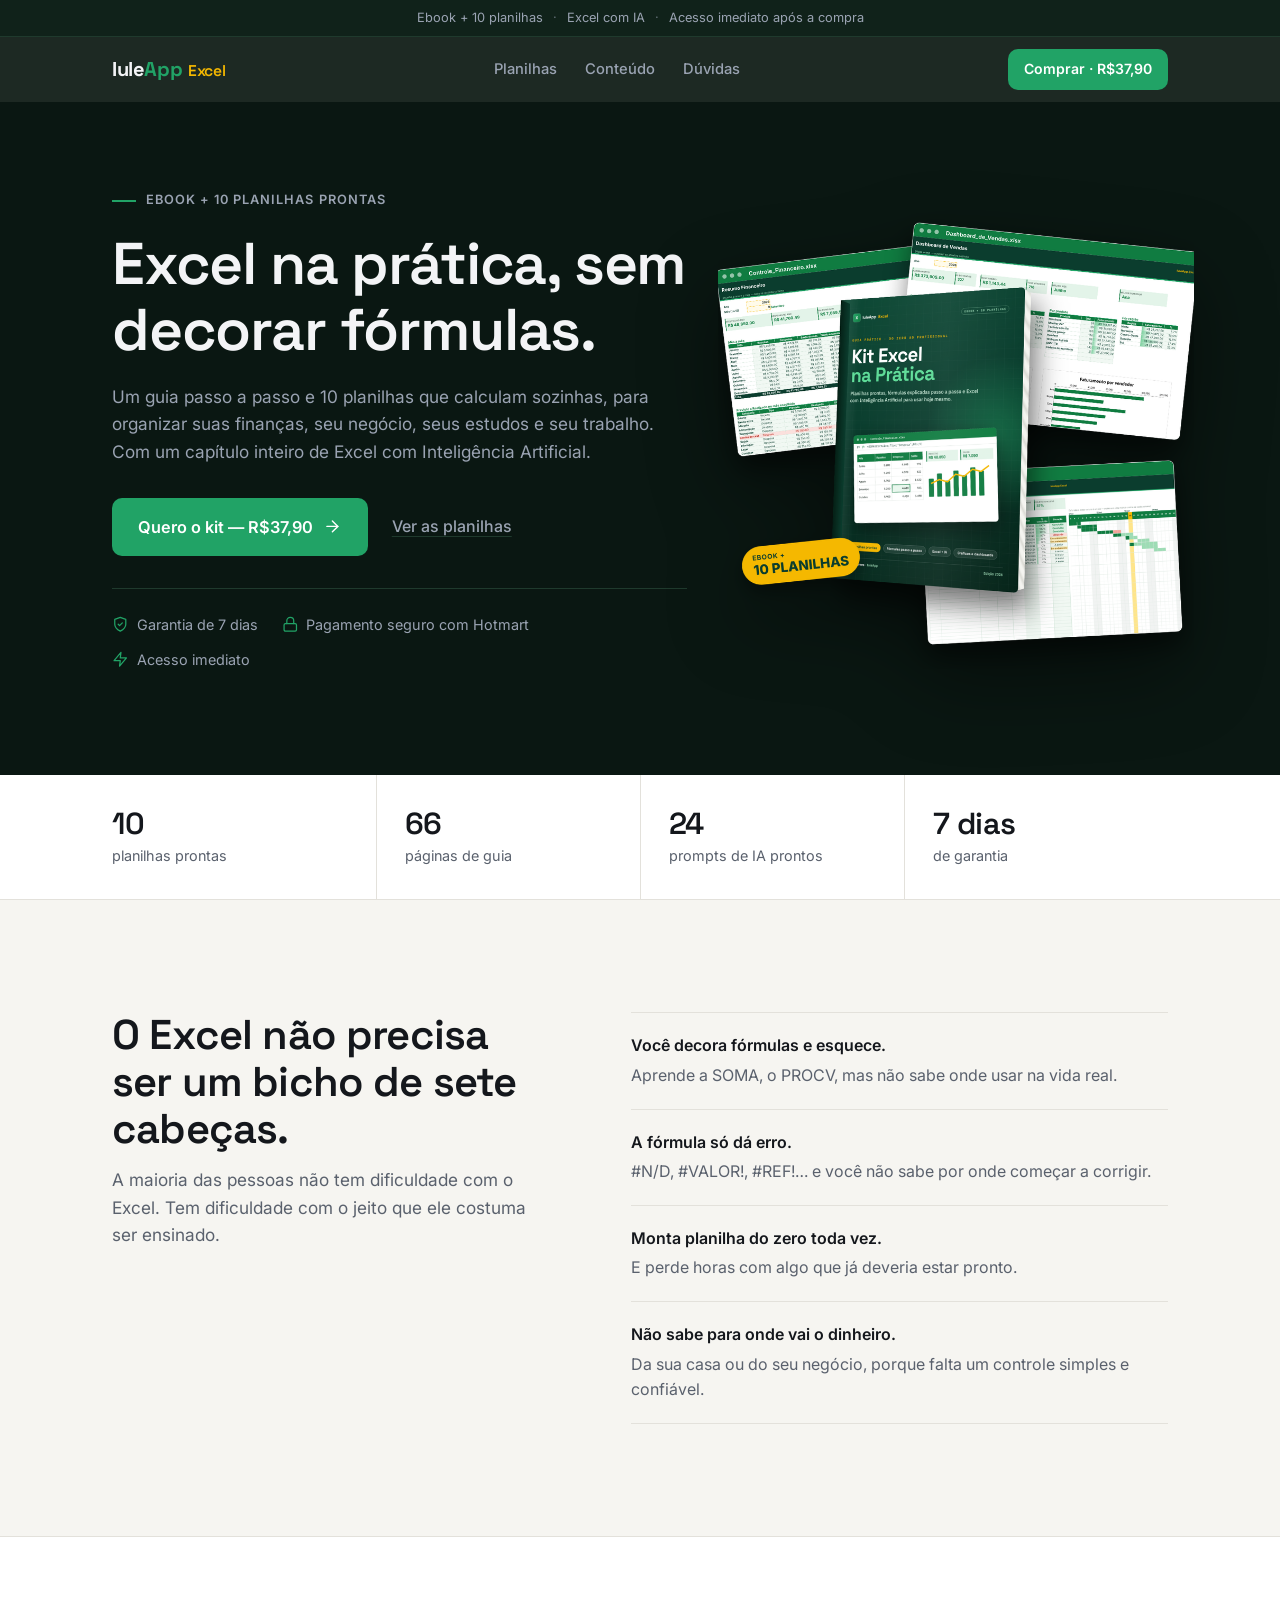
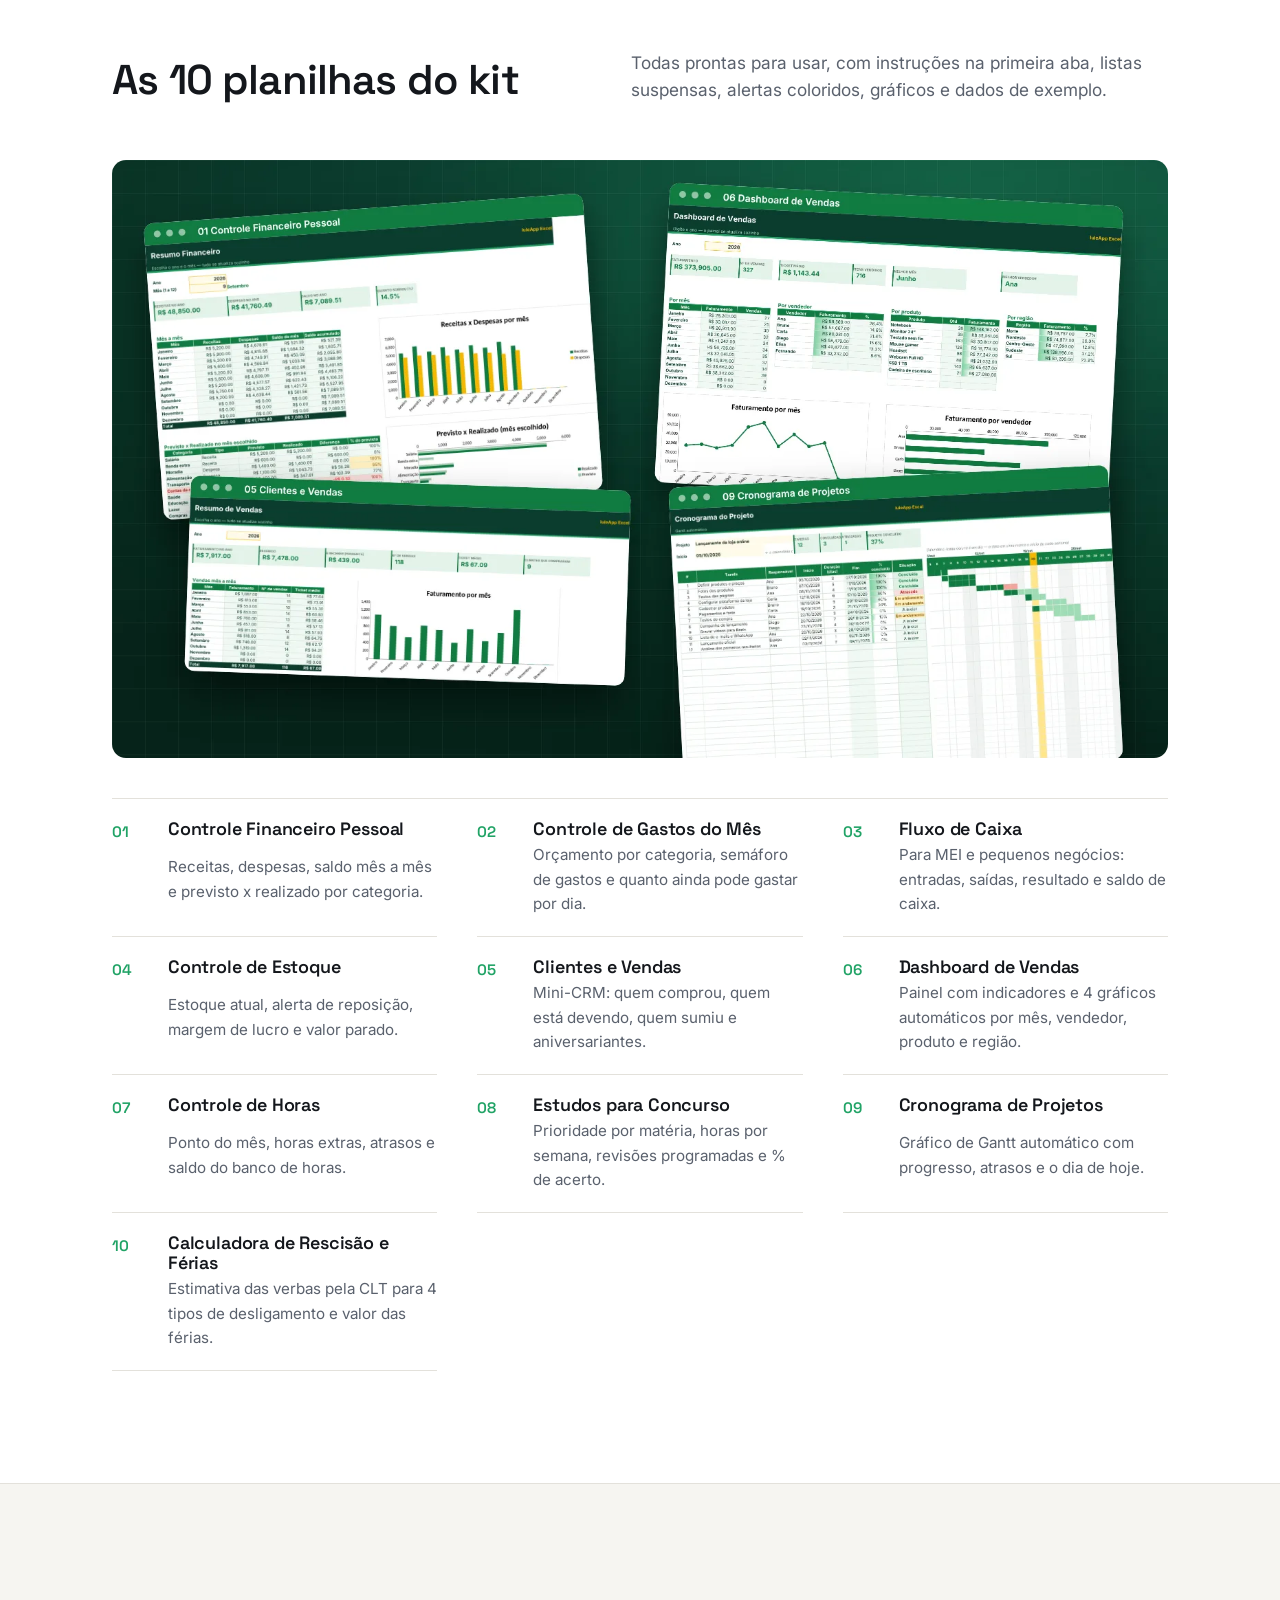
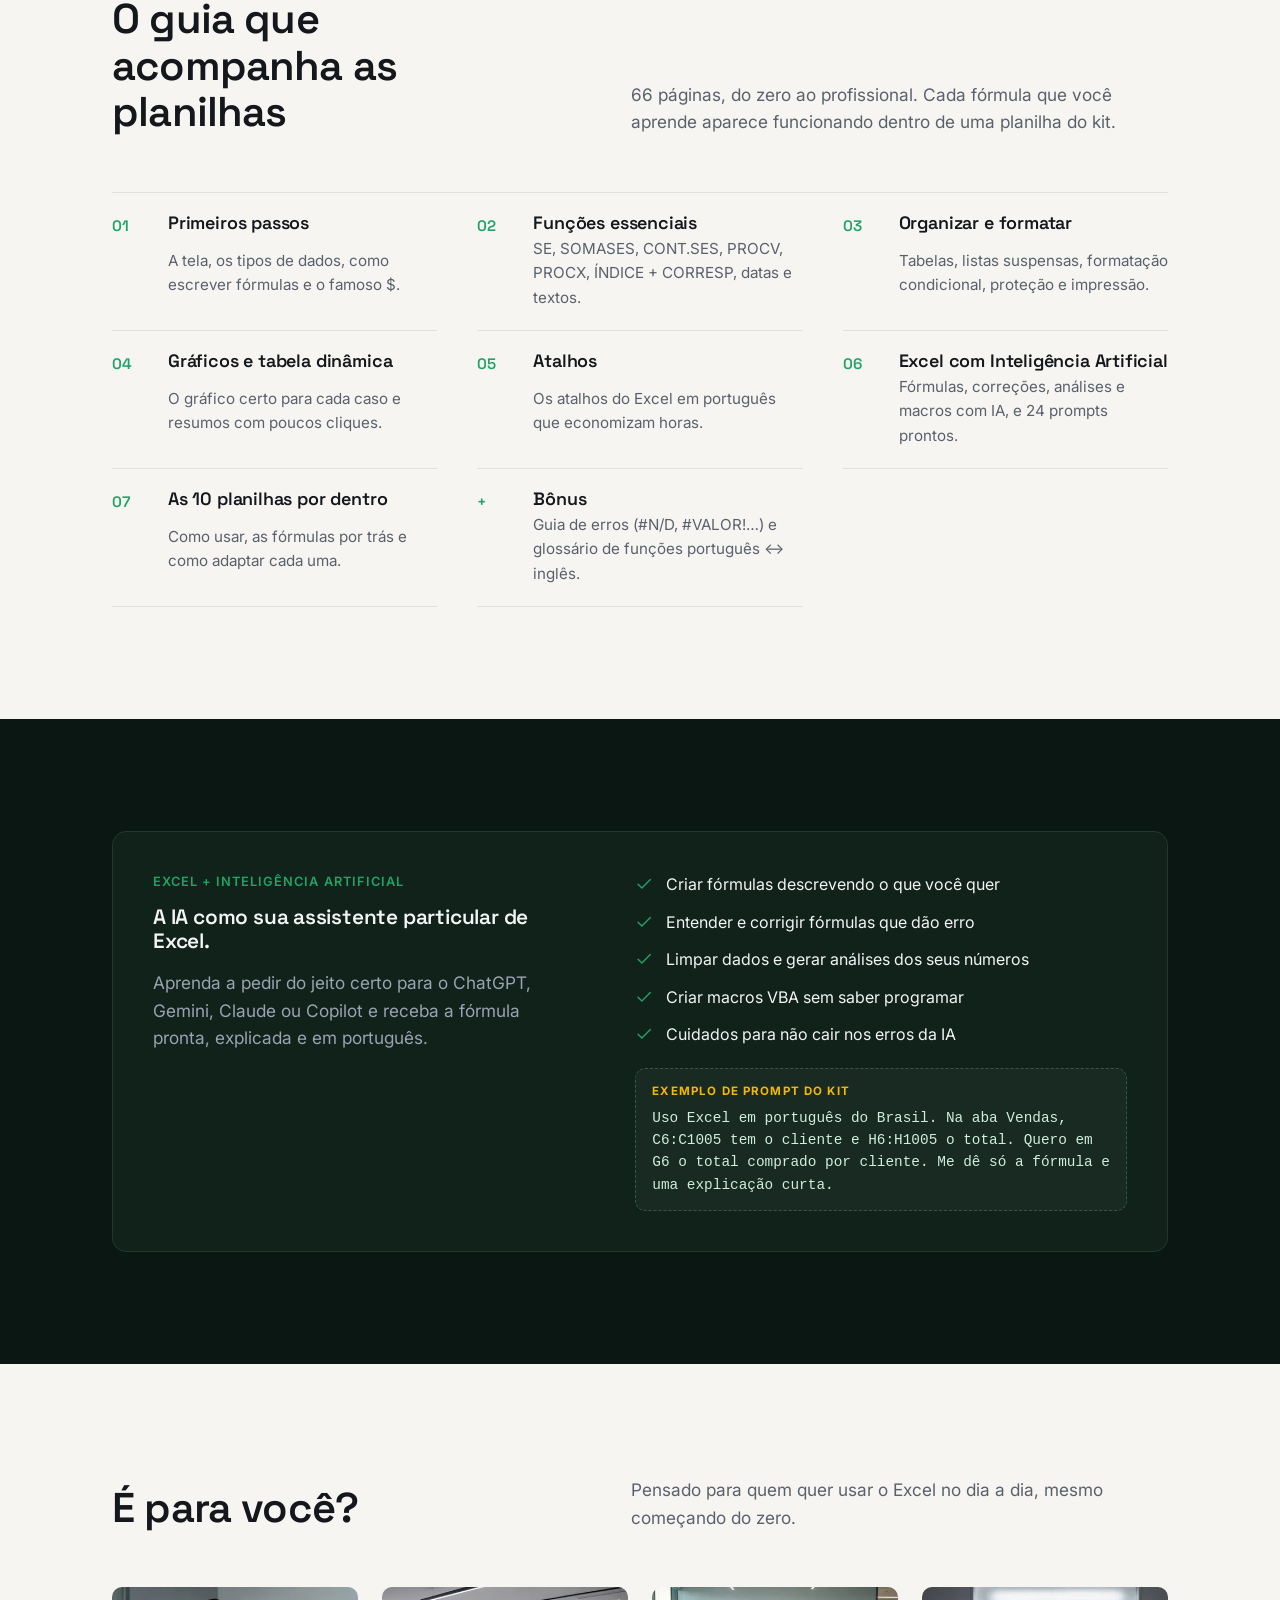
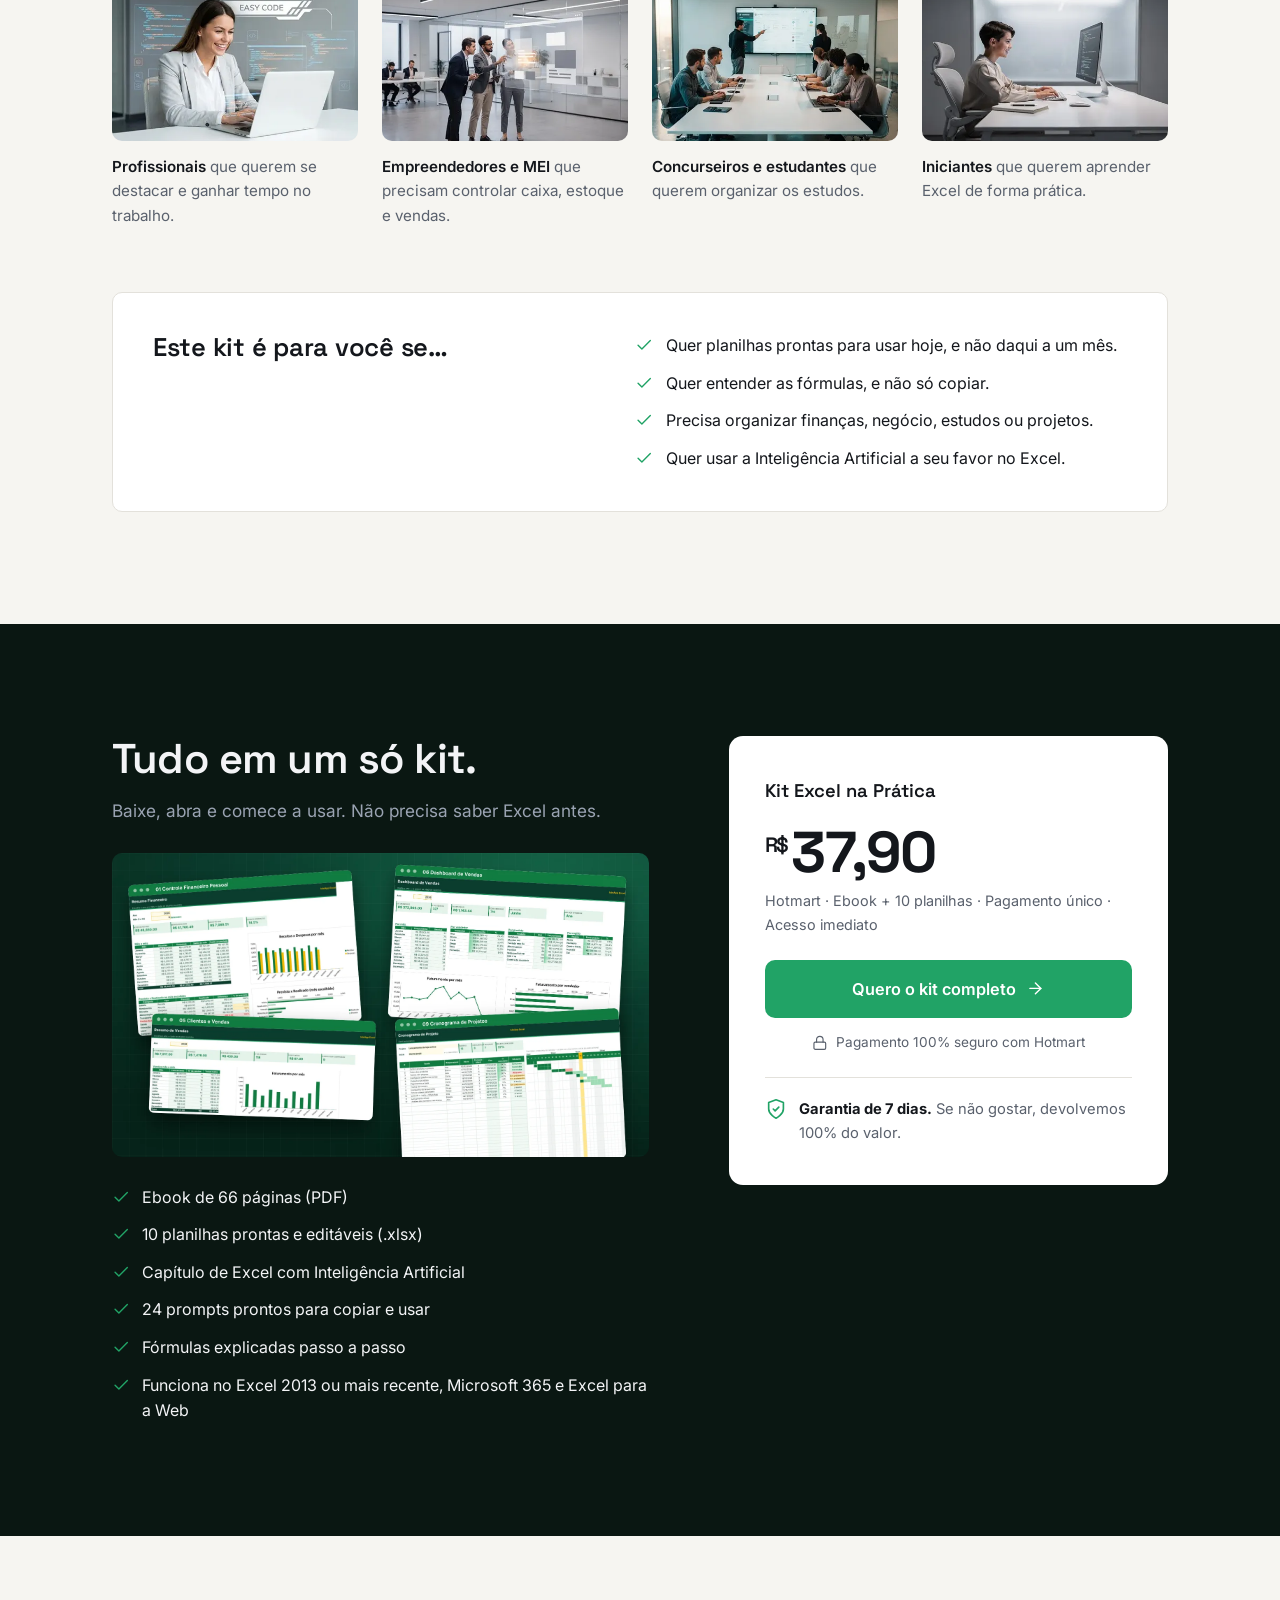
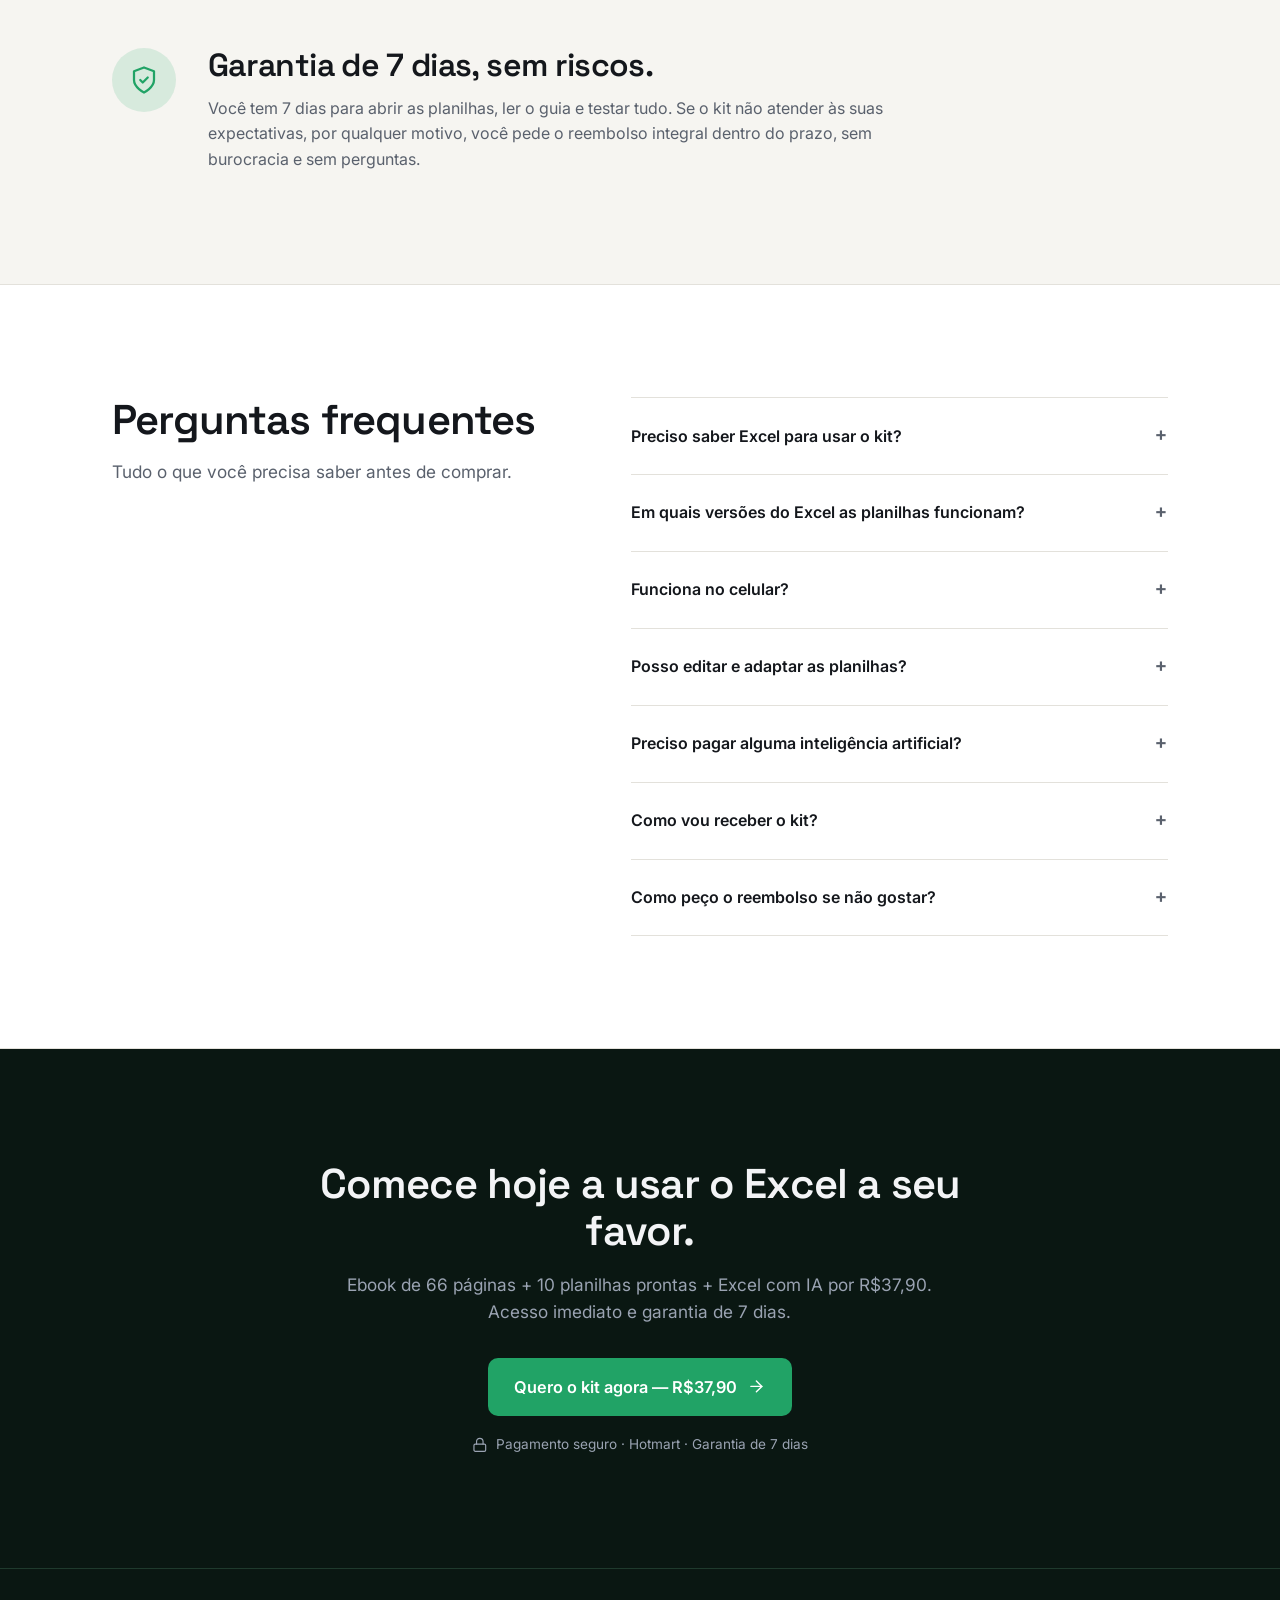
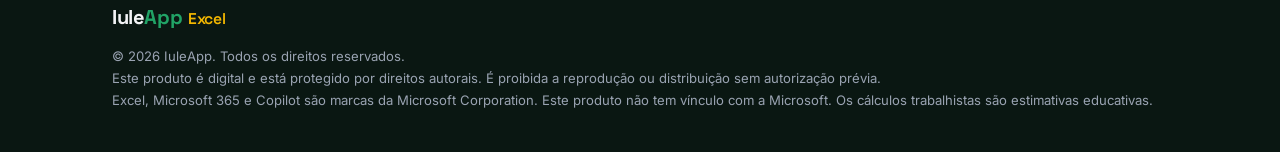
<file: excel-pt/index.html>
<!DOCTYPE html>
<html lang="pt-BR">
<head>
<meta charset="UTF-8">
<meta name="viewport" content="width=device-width, initial-scale=1.0">
<script src="../assets/js/analytics.js"></script>

  <!-- Meta Pixel — Kit Excel (pixel próprio) -->
<script>
!function(f,b,e,v,n,t,s){if(f.fbq)return;n=f.fbq=function(){n.callMethod?
n.callMethod.apply(n,arguments):n.queue.push(arguments)};if(!f._fbq)f._fbq=n;
n.push=n;n.loaded=!0;n.version='2.0';n.queue=[];t=b.createElement(e);t.async=!0;
t.src=v;s=b.getElementsByTagName(e)[0];s.parentNode.insertBefore(t,s)}(window,
document,'script','https://connect.facebook.net/en_US/fbevents.js');
fbq('init', '1011225067234199');
fbq('track', 'PageView');
</script>

<title>Kit Excel na Prática | Ebook + 10 Planilhas Prontas - IuleApp Excel</title>
<meta name="description" content="Kit Excel na Prática: ebook de 66 páginas + 10 planilhas prontas (financeiro, fluxo de caixa, estoque, vendas, dashboard, horas, estudos, Gantt e rescisão) + Excel com Inteligência Artificial. Garantia de 7 dias. R$37,90.">
<meta name="keywords" content="planilhas prontas, kit excel, ebook de excel, planilha de controle financeiro, fluxo de caixa, controle de estoque, dashboard excel, excel com inteligência artificial">
<meta name="theme-color" content="#0b3d2e">
<link rel="canonical" href="https://iuleappia.github.io/iuleapp-com/excel-pt/">
<meta property="og:type" content="website">
<meta property="og:site_name" content="IuleApp">
<meta property="og:locale" content="pt_BR">
<meta property="og:url" content="https://iuleappia.github.io/iuleapp-com/excel-pt/">
<meta property="og:title" content="Kit Excel na Prática | Ebook + 10 Planilhas Prontas">
<meta property="og:description" content="Guia passo a passo + 10 planilhas que calculam sozinhas + Excel com IA. Acesso imediato e garantia de 7 dias. R$37,90.">
<meta property="og:image" content="https://iuleappia.github.io/iuleapp-com/assets/img/og-excel.jpg">
<meta property="og:image:alt" content="Kit Excel na Prática: ebook e planilhas">
<meta name="twitter:card" content="summary_large_image">
<meta name="twitter:title" content="Kit Excel na Prática | Ebook + 10 Planilhas Prontas">
<meta name="twitter:description" content="Guia passo a passo + 10 planilhas prontas + Excel com IA. Garantia de 7 dias. R$37,90.">
<meta name="twitter:image" content="https://iuleappia.github.io/iuleapp-com/assets/img/og-excel.jpg">

<script type="application/ld+json">
{
  "@context": "https://schema.org",
  "@type": "Product",
  "name": "Kit Excel na Prática",
  "description": "Ebook de 66 páginas com 10 planilhas prontas de Excel e um capítulo de Excel com Inteligência Artificial, em português do Brasil.",
  "image": "https://iuleappia.github.io/iuleapp-com/assets/img/mockup-excel.png",
  "inLanguage": "pt-BR",
  "brand": { "@type": "Brand", "name": "IuleApp" },
  "offers": {
    "@type": "Offer",
    "price": "37.90",
    "priceCurrency": "BRL",
    "availability": "https://schema.org/InStock",
    "url": "https://iuleappia.github.io/iuleapp-com/excel-pt/"
  }
}
</script>

<link rel="preconnect" href="https://fonts.googleapis.com">
<link rel="preconnect" href="https://fonts.gstatic.com" crossorigin>
<link rel="stylesheet" href="https://fonts.googleapis.com/css2?family=Inter:wght@400;500;600&family=Space+Grotesk:wght@500;600;700&display=swap">
<link rel="stylesheet" href="../assets/css/style.css">

<!-- Tema verde do IuleApp Excel: só troca a cor de destaque; o resto vem do style.css padrão -->
<style>
  :root {
    --ink: #0a1712;
    --ink-2: #10221a;
    --ink-line: #1f3a2d;
    --accent: #21a366;
    --accent-hover: #107c41;
    --accent-soft: rgba(33,163,102,0.14);
  }
  .header { background: rgba(10,23,18,0.92); }
  .sticky-cta { background: rgba(10,23,18,0.94); }
  .logo small { font-size: .78em; font-weight: 600; color: #f5b800; margin-left: 6px; }
  .hero-media img { width: min(86%, 340px); }
  .plan-tag { display: inline-block; font-size: .72rem; font-weight: 600; letter-spacing: .06em; text-transform: uppercase;
    color: var(--accent-hover); background: var(--accent-soft); border-radius: 999px; padding: 2px 9px; margin-top: 8px; }
  .ia-box { background: var(--ink-2); border: 1px solid var(--ink-line); border-radius: 14px; padding: 28px 24px; }
  .ia-box h3 { font-size: 1.3rem; margin-bottom: 16px; }
  .ia-prompt { margin-top: 20px; font-family: 'Courier New', monospace; font-size: .9rem; line-height: 1.55; color: #cfeedd;
    background: rgba(255,255,255,0.04); border: 1px dashed #2f5c46; border-radius: 10px; padding: 14px 16px; }
  .ia-prompt b { display: block; font-family: var(--font-body); font-size: .72rem; letter-spacing: .1em; color: #f5b800; margin-bottom: 6px; }
  @media (min-width: 900px) {
    .hero-media img { max-width: 520px; width: 112%; }
    .ia-box { padding: 40px; display: grid; grid-template-columns: 0.9fr 1.1fr; gap: 80px; }
  }
</style>
</head>
<body>
<noscript><img height="1" width="1" style="display:none" alt=""
src="https://www.facebook.com/tr?id=1011225067234199&ev=PageView&noscript=1"></noscript>

<!-- Ícones (traço fino, estilo Lucide) -->
<svg width="0" height="0" style="position:absolute" aria-hidden="true">
  <symbol id="i-check" viewBox="0 0 24 24"><path d="M20 6 9 17l-5-5"/></symbol>
  <symbol id="i-arrow" viewBox="0 0 24 24"><path d="M5 12h14"/><path d="m12 5 7 7-7 7"/></symbol>
  <symbol id="i-shield" viewBox="0 0 24 24"><path d="M12 22s8-4 8-10V5l-8-3-8 3v7c0 6 8 10 8 10z"/><path d="m9 12 2 2 4-4"/></symbol>
  <symbol id="i-lock" viewBox="0 0 24 24"><rect x="3" y="11" width="18" height="11" rx="2"/><path d="M7 11V7a5 5 0 0 1 10 0v4"/></symbol>
  <symbol id="i-zap" viewBox="0 0 24 24"><path d="M13 2 3 14h9l-1 8 10-12h-9l1-8z"/></symbol>
</svg>

<!--
  CHECKOUT: o produto ainda não foi criado na Hotmart.
  Quando criar, troque TODAS as ocorrências de
  https://pay.hotmart.com/E108119459L
  pelo link real do checkout (R$37,90).
-->

<!-- ANNOUNCE -->
<div class="announce">
  Ebook + 10 planilhas <span class="dot">·</span> Excel com IA <span class="dot">·</span> Acesso imediato após a compra
</div>

<!-- HEADER -->
<header class="header">
  <div class="wrap header-inner">
    <a href="../" class="logo">Iule<span>App</span><small>Excel</small></a>
    <nav class="nav">
      <a href="#planilhas">Planilhas</a>
      <a href="#conteudo">Conteúdo</a>
      <a href="#faq">Dúvidas</a>
    </nav>
    <a href="https://pay.hotmart.com/E108119459L" class="btn btn-primary btn-sm" target="_blank" rel="noopener">Comprar · R$37,90</a>
  </div>
</header>

<!-- ========== HERO ========== -->
<section class="hero dark">
  <div class="wrap hero-grid">
    <div class="hero-copy">
      <p class="eyebrow">Ebook + 10 planilhas prontas</p>
      <h1>Excel na prática, sem decorar fórmulas.</h1>
      <p class="lead">Um guia passo a passo e 10 planilhas que calculam sozinhas, para organizar suas finanças, seu negócio, seus estudos e seu trabalho. Com um capítulo inteiro de Excel com Inteligência Artificial.</p>

      <div class="hero-actions">
        <a href="https://pay.hotmart.com/E108119459L" class="btn btn-primary btn-lg" target="_blank" rel="noopener">
          Quero o kit — R$37,90
          <svg class="i" aria-hidden="true"><use href="#i-arrow"/></svg>
        </a>
        <a href="#planilhas" class="link-quiet">Ver as planilhas</a>
      </div>

      <ul class="trust">
        <li><svg class="i" aria-hidden="true"><use href="#i-shield"/></svg> Garantia de 7 dias</li>
        <li><svg class="i" aria-hidden="true"><use href="#i-lock"/></svg> Pagamento seguro com Hotmart</li>
        <li><svg class="i" aria-hidden="true"><use href="#i-zap"/></svg> Acesso imediato</li>
      </ul>
    </div>

    <div class="hero-media">
      <img src="../assets/img/mockup-excel.png" width="900" height="900" alt="Kit Excel na Prática: ebook e planilhas" fetchpriority="high">
    </div>
  </div>
</section>

<!-- ========== FACTS ========== -->
<section class="facts">
  <div class="wrap facts-grid">
    <div><strong>10</strong><span>planilhas prontas</span></div>
    <div><strong>66</strong><span>páginas de guia</span></div>
    <div><strong>24</strong><span>prompts de IA prontos</span></div>
    <div><strong>7 dias</strong><span>de garantia</span></div>
  </div>
</section>

<!-- ========== PROBLEM ========== -->
<section class="section">
  <div class="wrap split">
    <div class="split-head">
      <h2>O Excel não precisa ser um bicho de sete cabeças.</h2>
      <p class="lead">A maioria das pessoas não tem dificuldade com o Excel. Tem dificuldade com o jeito que ele costuma ser ensinado.</p>
    </div>
    <ul class="pain-list">
      <li><strong>Você decora fórmulas e esquece.</strong> Aprende a SOMA, o PROCV, mas não sabe onde usar na vida real.</li>
      <li><strong>A fórmula só dá erro.</strong> #N/D, #VALOR!, #REF!… e você não sabe por onde começar a corrigir.</li>
      <li><strong>Monta planilha do zero toda vez.</strong> E perde horas com algo que já deveria estar pronto.</li>
      <li><strong>Não sabe para onde vai o dinheiro.</strong> Da sua casa ou do seu negócio, porque falta um controle simples e confiável.</li>
    </ul>
  </div>
</section>

<!-- ========== PLANILHAS ========== -->
<section class="section surface" id="planilhas">
  <div class="wrap">
    <div class="section-head">
      <h2>As 10 planilhas do kit</h2>
      <p class="lead">Todas prontas para usar, com instruções na primeira aba, listas suspensas, alertas coloridos, gráficos e dados de exemplo.</p>
    </div>

    <img src="../assets/img/kit-excel-planilhas.webp" width="1536" height="870" loading="lazy" alt="Planilhas do Kit Excel na Prática" style="width:100%;border-radius:14px;margin-bottom:40px">

    <ol class="chapters">
      <li><span class="num">01</span><h3>Controle Financeiro Pessoal</h3><p>Receitas, despesas, saldo mês a mês e previsto x realizado por categoria.</p></li>
      <li><span class="num">02</span><h3>Controle de Gastos do Mês</h3><p>Orçamento por categoria, semáforo de gastos e quanto ainda pode gastar por dia.</p></li>
      <li><span class="num">03</span><h3>Fluxo de Caixa</h3><p>Para MEI e pequenos negócios: entradas, saídas, resultado e saldo de caixa.</p></li>
      <li><span class="num">04</span><h3>Controle de Estoque</h3><p>Estoque atual, alerta de reposição, margem de lucro e valor parado.</p></li>
      <li><span class="num">05</span><h3>Clientes e Vendas</h3><p>Mini-CRM: quem comprou, quem está devendo, quem sumiu e aniversariantes.</p></li>
      <li><span class="num">06</span><h3>Dashboard de Vendas</h3><p>Painel com indicadores e 4 gráficos automáticos por mês, vendedor, produto e região.</p></li>
      <li><span class="num">07</span><h3>Controle de Horas</h3><p>Ponto do mês, horas extras, atrasos e saldo do banco de horas.</p></li>
      <li><span class="num">08</span><h3>Estudos para Concurso</h3><p>Prioridade por matéria, horas por semana, revisões programadas e % de acerto.</p></li>
      <li><span class="num">09</span><h3>Cronograma de Projetos</h3><p>Gráfico de Gantt automático com progresso, atrasos e o dia de hoje.</p></li>
      <li><span class="num">10</span><h3>Calculadora de Rescisão e Férias</h3><p>Estimativa das verbas pela CLT para 4 tipos de desligamento e valor das férias.</p></li>
    </ol>
  </div>
</section>

<!-- ========== EBOOK ========== -->
<section class="section" id="conteudo">
  <div class="wrap">
    <div class="section-head">
      <h2>O guia que acompanha as planilhas</h2>
      <p class="lead">66 páginas, do zero ao profissional. Cada fórmula que você aprende aparece funcionando dentro de uma planilha do kit.</p>
    </div>

    <ol class="chapters">
      <li><span class="num">01</span><h3>Primeiros passos</h3><p>A tela, os tipos de dados, como escrever fórmulas e o famoso $.</p></li>
      <li><span class="num">02</span><h3>Funções essenciais</h3><p>SE, SOMASES, CONT.SES, PROCV, PROCX, ÍNDICE + CORRESP, datas e textos.</p></li>
      <li><span class="num">03</span><h3>Organizar e formatar</h3><p>Tabelas, listas suspensas, formatação condicional, proteção e impressão.</p></li>
      <li><span class="num">04</span><h3>Gráficos e tabela dinâmica</h3><p>O gráfico certo para cada caso e resumos com poucos cliques.</p></li>
      <li><span class="num">05</span><h3>Atalhos</h3><p>Os atalhos do Excel em português que economizam horas.</p></li>
      <li><span class="num">06</span><h3>Excel com Inteligência Artificial</h3><p>Fórmulas, correções, análises e macros com IA, e 24 prompts prontos.</p></li>
      <li><span class="num">07</span><h3>As 10 planilhas por dentro</h3><p>Como usar, as fórmulas por trás e como adaptar cada uma.</p></li>
      <li><span class="num">+</span><h3>Bônus</h3><p>Guia de erros (#N/D, #VALOR!…) e glossário de funções português ↔ inglês.</p></li>
    </ol>
  </div>
</section>

<!-- ========== IA ========== -->
<section class="section dark">
  <div class="wrap">
    <div class="ia-box">
      <div>
        <p class="kicker">Excel + Inteligência Artificial</p>
        <h3>A IA como sua assistente particular de Excel.</h3>
        <p class="lead" style="margin-top:14px">Aprenda a pedir do jeito certo para o ChatGPT, Gemini, Claude ou Copilot e receba a fórmula pronta, explicada e em português.</p>
      </div>
      <div>
        <ul class="checklist on-dark">
          <li><svg class="i" aria-hidden="true"><use href="#i-check"/></svg> Criar fórmulas descrevendo o que você quer</li>
          <li><svg class="i" aria-hidden="true"><use href="#i-check"/></svg> Entender e corrigir fórmulas que dão erro</li>
          <li><svg class="i" aria-hidden="true"><use href="#i-check"/></svg> Limpar dados e gerar análises dos seus números</li>
          <li><svg class="i" aria-hidden="true"><use href="#i-check"/></svg> Criar macros VBA sem saber programar</li>
          <li><svg class="i" aria-hidden="true"><use href="#i-check"/></svg> Cuidados para não cair nos erros da IA</li>
        </ul>
        <div class="ia-prompt"><b>EXEMPLO DE PROMPT DO KIT</b>Uso Excel em português do Brasil. Na aba Vendas, C6:C1005 tem o cliente e H6:H1005 o total. Quero em G6 o total comprado por cliente. Me dê só a fórmula e uma explicação curta.</div>
      </div>
    </div>
  </div>
</section>

<!-- ========== AUDIENCE ========== -->
<section class="section" id="para-quem">
  <div class="wrap">
    <div class="section-head">
      <h2>É para você?</h2>
      <p class="lead">Pensado para quem quer usar o Excel no dia a dia, mesmo começando do zero.</p>
    </div>

    <div class="audience">
      <figure>
        <img src="../assets/img/publico-02.webp" width="512" height="290" loading="lazy" alt="Profissional trabalhando no computador">
        <figcaption><strong>Profissionais</strong> que querem se destacar e ganhar tempo no trabalho.</figcaption>
      </figure>
      <figure>
        <img src="../assets/img/publico-01.webp" width="512" height="290" loading="lazy" alt="Pessoa usando o computador">
        <figcaption><strong>Empreendedores e MEI</strong> que precisam controlar caixa, estoque e vendas.</figcaption>
      </figure>
      <figure>
        <img src="../assets/img/publico-03.webp" width="512" height="290" loading="lazy" alt="Pessoa estudando">
        <figcaption><strong>Concurseiros e estudantes</strong> que querem organizar os estudos.</figcaption>
      </figure>
      <figure>
        <img src="../assets/img/publico-04.webp" width="512" height="290" loading="lazy" alt="Iniciante aprendendo no computador">
        <figcaption><strong>Iniciantes</strong> que querem aprender Excel de forma prática.</figcaption>
      </figure>
    </div>

    <div class="fit">
      <h3>Este kit é para você se…</h3>
      <ul class="checklist">
        <li><svg class="i" aria-hidden="true"><use href="#i-check"/></svg> Quer planilhas prontas para usar hoje, e não daqui a um mês.</li>
        <li><svg class="i" aria-hidden="true"><use href="#i-check"/></svg> Quer entender as fórmulas, e não só copiar.</li>
        <li><svg class="i" aria-hidden="true"><use href="#i-check"/></svg> Precisa organizar finanças, negócio, estudos ou projetos.</li>
        <li><svg class="i" aria-hidden="true"><use href="#i-check"/></svg> Quer usar a Inteligência Artificial a seu favor no Excel.</li>
      </ul>
    </div>
  </div>
</section>

<!-- ========== OFFER ========== -->
<section class="section dark offer-sec" id="comprar">
  <div class="wrap offer-grid">
    <div class="offer-info">
      <h2>Tudo em um só kit.</h2>
      <p class="lead">Baixe, abra e comece a usar. Não precisa saber Excel antes.</p>
      <img class="offer-img" src="../assets/img/kit-excel-planilhas.webp" width="1536" height="870" loading="lazy" alt="Planilhas do Kit Excel na Prática">
      <ul class="checklist on-dark">
        <li><svg class="i" aria-hidden="true"><use href="#i-check"/></svg> Ebook de 66 páginas (PDF)</li>
        <li><svg class="i" aria-hidden="true"><use href="#i-check"/></svg> 10 planilhas prontas e editáveis (.xlsx)</li>
        <li><svg class="i" aria-hidden="true"><use href="#i-check"/></svg> Capítulo de Excel com Inteligência Artificial</li>
        <li><svg class="i" aria-hidden="true"><use href="#i-check"/></svg> 24 prompts prontos para copiar e usar</li>
        <li><svg class="i" aria-hidden="true"><use href="#i-check"/></svg> Fórmulas explicadas passo a passo</li>
        <li><svg class="i" aria-hidden="true"><use href="#i-check"/></svg> Funciona no Excel 2013 ou mais recente, Microsoft 365 e Excel para a Web</li>
      </ul>
    </div>

    <div class="price-card">
      <p class="price-title">Kit Excel na Prática</p>
      <p class="price"><span>R$</span>37,90</p>
      <p class="price-note">Hotmart · Ebook + 10 planilhas · Pagamento único · Acesso imediato</p>
      <a href="https://pay.hotmart.com/E108119459L" class="btn btn-primary btn-lg btn-block" target="_blank" rel="noopener">
        Quero o kit completo
        <svg class="i" aria-hidden="true"><use href="#i-arrow"/></svg>
      </a>
      <p class="price-secure"><svg class="i" aria-hidden="true"><use href="#i-lock"/></svg> Pagamento 100% seguro com Hotmart</p>
      <div class="price-guarantee">
        <svg class="i" aria-hidden="true"><use href="#i-shield"/></svg>
        <p><strong>Garantia de 7 dias.</strong> Se não gostar, devolvemos 100% do valor.</p>
      </div>
    </div>
  </div>
</section>

<!-- ========== GUARANTEE ========== -->
<section class="section">
  <div class="wrap guarantee">
    <div class="guarantee-icon"><svg class="i" aria-hidden="true"><use href="#i-shield"/></svg></div>
    <div>
      <h2>Garantia de 7 dias, sem riscos.</h2>
      <p>Você tem 7 dias para abrir as planilhas, ler o guia e testar tudo. Se o kit não atender às suas expectativas, por qualquer motivo, você pede o reembolso integral dentro do prazo, sem burocracia e sem perguntas.</p>
    </div>
  </div>
</section>

<!-- ========== FAQ ========== -->
<section class="section surface" id="faq">
  <div class="wrap split">
    <div class="split-head">
      <h2>Perguntas frequentes</h2>
      <p class="lead">Tudo o que você precisa saber antes de comprar.</p>
    </div>

    <div class="faq">
      <details>
        <summary>Preciso saber Excel para usar o kit?</summary>
        <p>Não. As planilhas já vêm prontas, com instruções na primeira aba, e o guia começa do zero. Se você sabe abrir um arquivo e digitar em uma célula, já consegue usar.</p>
      </details>
      <details>
        <summary>Em quais versões do Excel as planilhas funcionam?</summary>
        <p>No Excel 2013 ou mais recente, no Microsoft 365 (Windows e Mac) e no Excel para a Web, que é grátis com uma conta Microsoft. Também abrem no Google Planilhas e no LibreOffice, com pequenas diferenças visuais.</p>
      </details>
      <details>
        <summary>Funciona no celular?</summary>
        <p>O ebook você lê no celular, no tablet ou no computador. As planilhas abrem no app do Excel para celular, mas para preencher e personalizar o ideal é usar o computador.</p>
      </details>
      <details>
        <summary>Posso editar e adaptar as planilhas?</summary>
        <p>Sim. Elas vêm abertas, sem senha, para você mudar categorias, colunas e cores. O guia ensina como adaptar cada uma. O uso é pessoal ou no seu próprio negócio; a revenda não é permitida.</p>
      </details>
      <details>
        <summary>Preciso pagar alguma inteligência artificial?</summary>
        <p>Não. Os exemplos e prompts funcionam nas versões gratuitas do ChatGPT, Gemini e Claude. O Copilot dentro do Excel depende do plano do Microsoft 365, e o kit funciona normalmente sem ele.</p>
      </details>
      <details>
        <summary>Como vou receber o kit?</summary>
        <p>Assim que o pagamento é confirmado, você recebe um e-mail da Hotmart com o acesso para baixar o ebook e as planilhas. No Pix e no cartão, o acesso é imediato; no boleto, em até 3 dias úteis. É um pagamento único de R$37,90, sem mensalidade.</p>
      </details>
      <details>
        <summary>Como peço o reembolso se não gostar?</summary>
        <p>Nos 7 dias seguintes à compra, você pede o reembolso direto na Hotmart, pelo e-mail de confirmação da compra ou na sua área de compras. Devolvemos 100% do valor, sem perguntas.</p>
      </details>
    </div>
  </div>
</section>

<!-- ========== FINAL CTA ========== -->
<section class="section dark final">
  <div class="wrap final-inner">
    <h2>Comece hoje a usar o Excel a seu favor.</h2>
    <p class="lead">Ebook de 66 páginas + 10 planilhas prontas + Excel com IA por R$37,90. Acesso imediato e garantia de 7 dias.</p>
    <a href="https://pay.hotmart.com/E108119459L" class="btn btn-primary btn-lg" target="_blank" rel="noopener">
      Quero o kit agora — R$37,90
      <svg class="i" aria-hidden="true"><use href="#i-arrow"/></svg>
    </a>
    <p class="final-secure"><svg class="i" aria-hidden="true"><use href="#i-lock"/></svg> Pagamento seguro · Hotmart · Garantia de 7 dias</p>
  </div>
</section>

<!-- ========== FOOTER ========== -->
<footer class="footer">
  <div class="wrap footer-inner">
    <span class="logo">Iule<span>App</span><small>Excel</small></span>
    <p>© 2026 IuleApp. Todos os direitos reservados.<br>
    Este produto é digital e está protegido por direitos autorais. É proibida a reprodução ou distribuição sem autorização prévia.<br>
    Excel, Microsoft 365 e Copilot são marcas da Microsoft Corporation. Este produto não tem vínculo com a Microsoft. Os cálculos trabalhistas são estimativas educativas.</p>
  </div>
</footer>

<!-- Sticky mobile CTA -->
<div class="sticky-cta">
  <a href="https://pay.hotmart.com/E108119459L" class="btn btn-primary btn-block" target="_blank" rel="noopener">
    Quero o kit — R$37,90
  </a>
</div>

<!-- ========== SCRIPTS ========== -->
<script>
  /* --- Checkout tracking (Meta Pixel + GA4) --- */
  document.querySelectorAll('a[href*="pay.hotmart.com"]').forEach(a => {
    a.addEventListener('click', () => {
      if (window.fbq) fbq('track', 'InitiateCheckout', { value: 37.90, currency: 'BRL', content_name: 'Kit Excel na Prática (PT-BR)' });
      if (window.gtag) gtag('event', 'begin_checkout', { value: 37.90, currency: 'BRL', items: [{ item_name: 'Kit Excel na Prática (PT-BR)' }] });
    });
  });

  /* --- Sticky mobile CTA + header border --- */
  const stickyCta = document.querySelector('.sticky-cta');
  const heroSec = document.querySelector('.hero');
  const offerSec = document.querySelector('.offer-sec');
  const header = document.querySelector('.header');
  function onScroll() {
    const pastHero = heroSec.getBoundingClientRect().bottom < 0;
    const offerBox = offerSec.getBoundingClientRect();
    const atOffer = offerBox.top < window.innerHeight && offerBox.bottom > 0;
    stickyCta.classList.toggle('show', pastHero && !atOffer);
    header.classList.toggle('scrolled', window.scrollY > 10);
  }
  window.addEventListener('scroll', onScroll, { passive: true });
  onScroll();
</script>

</body>
</html>
</file>
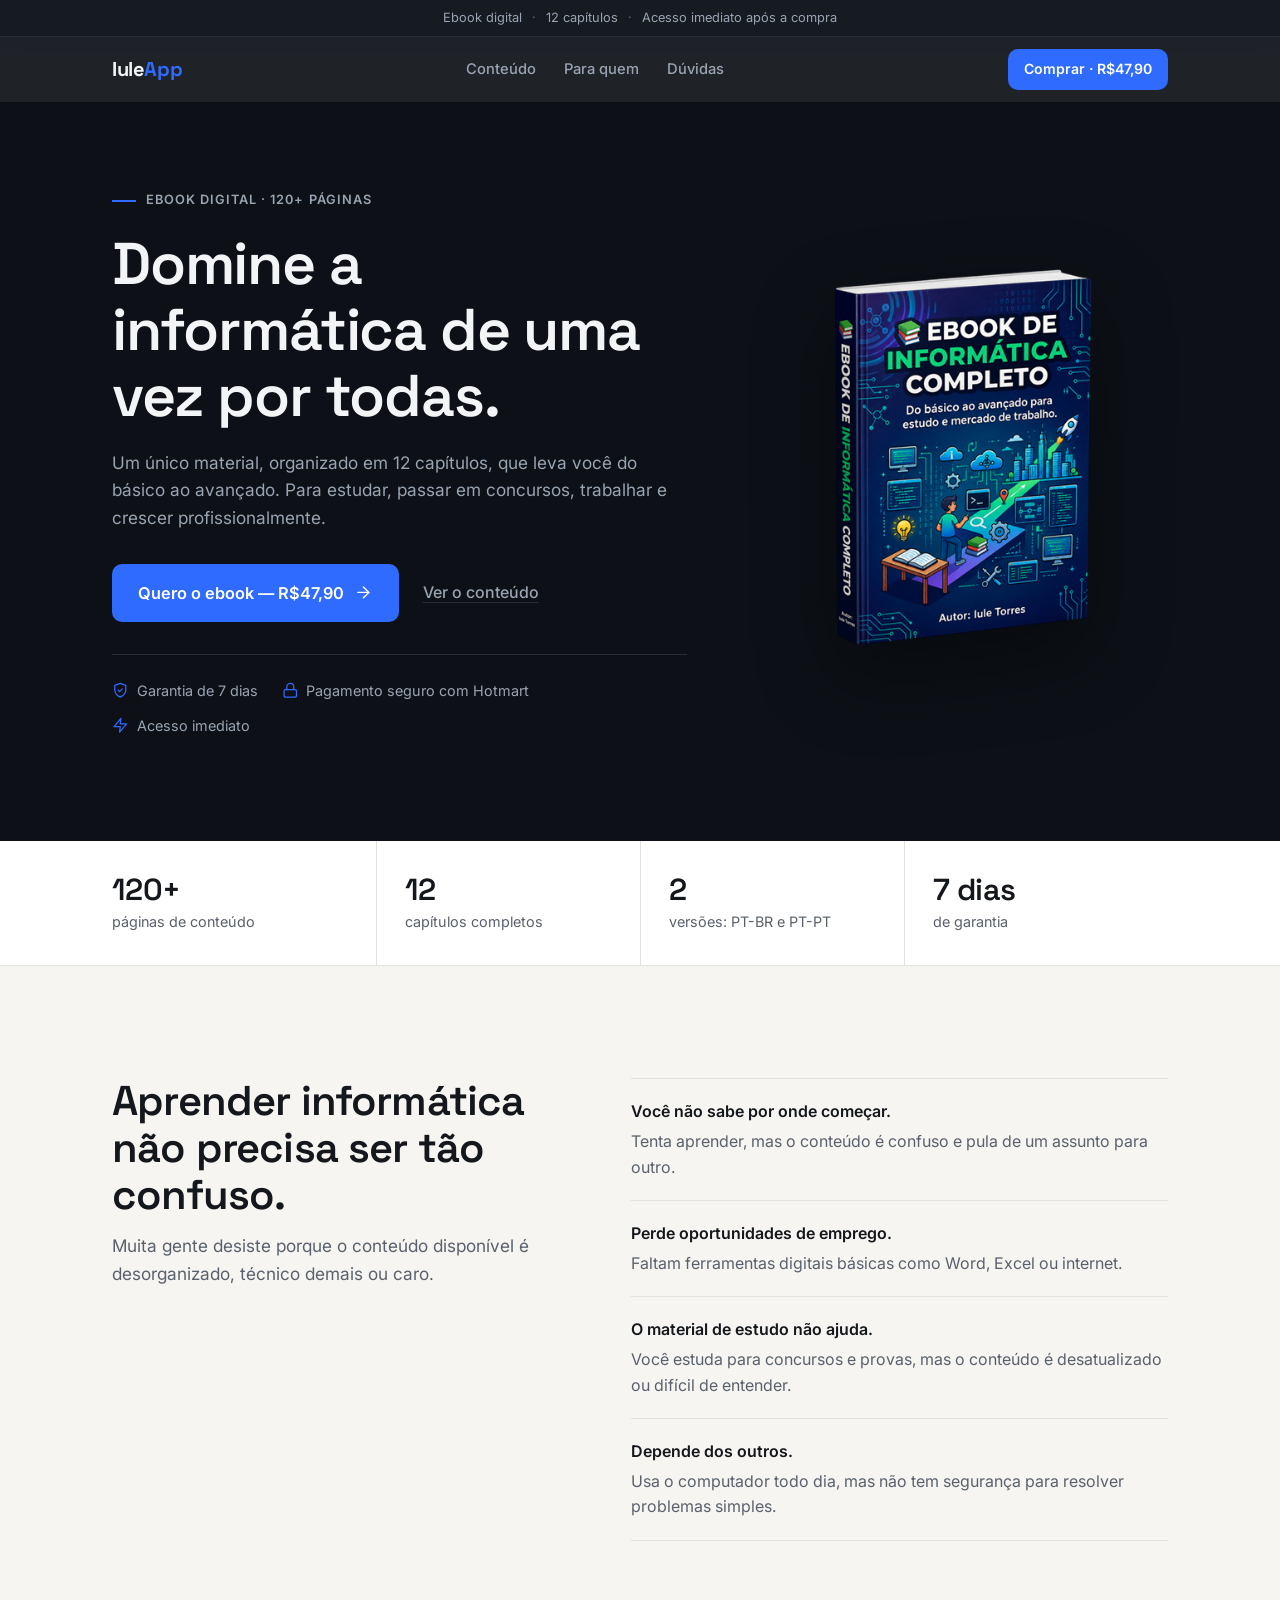
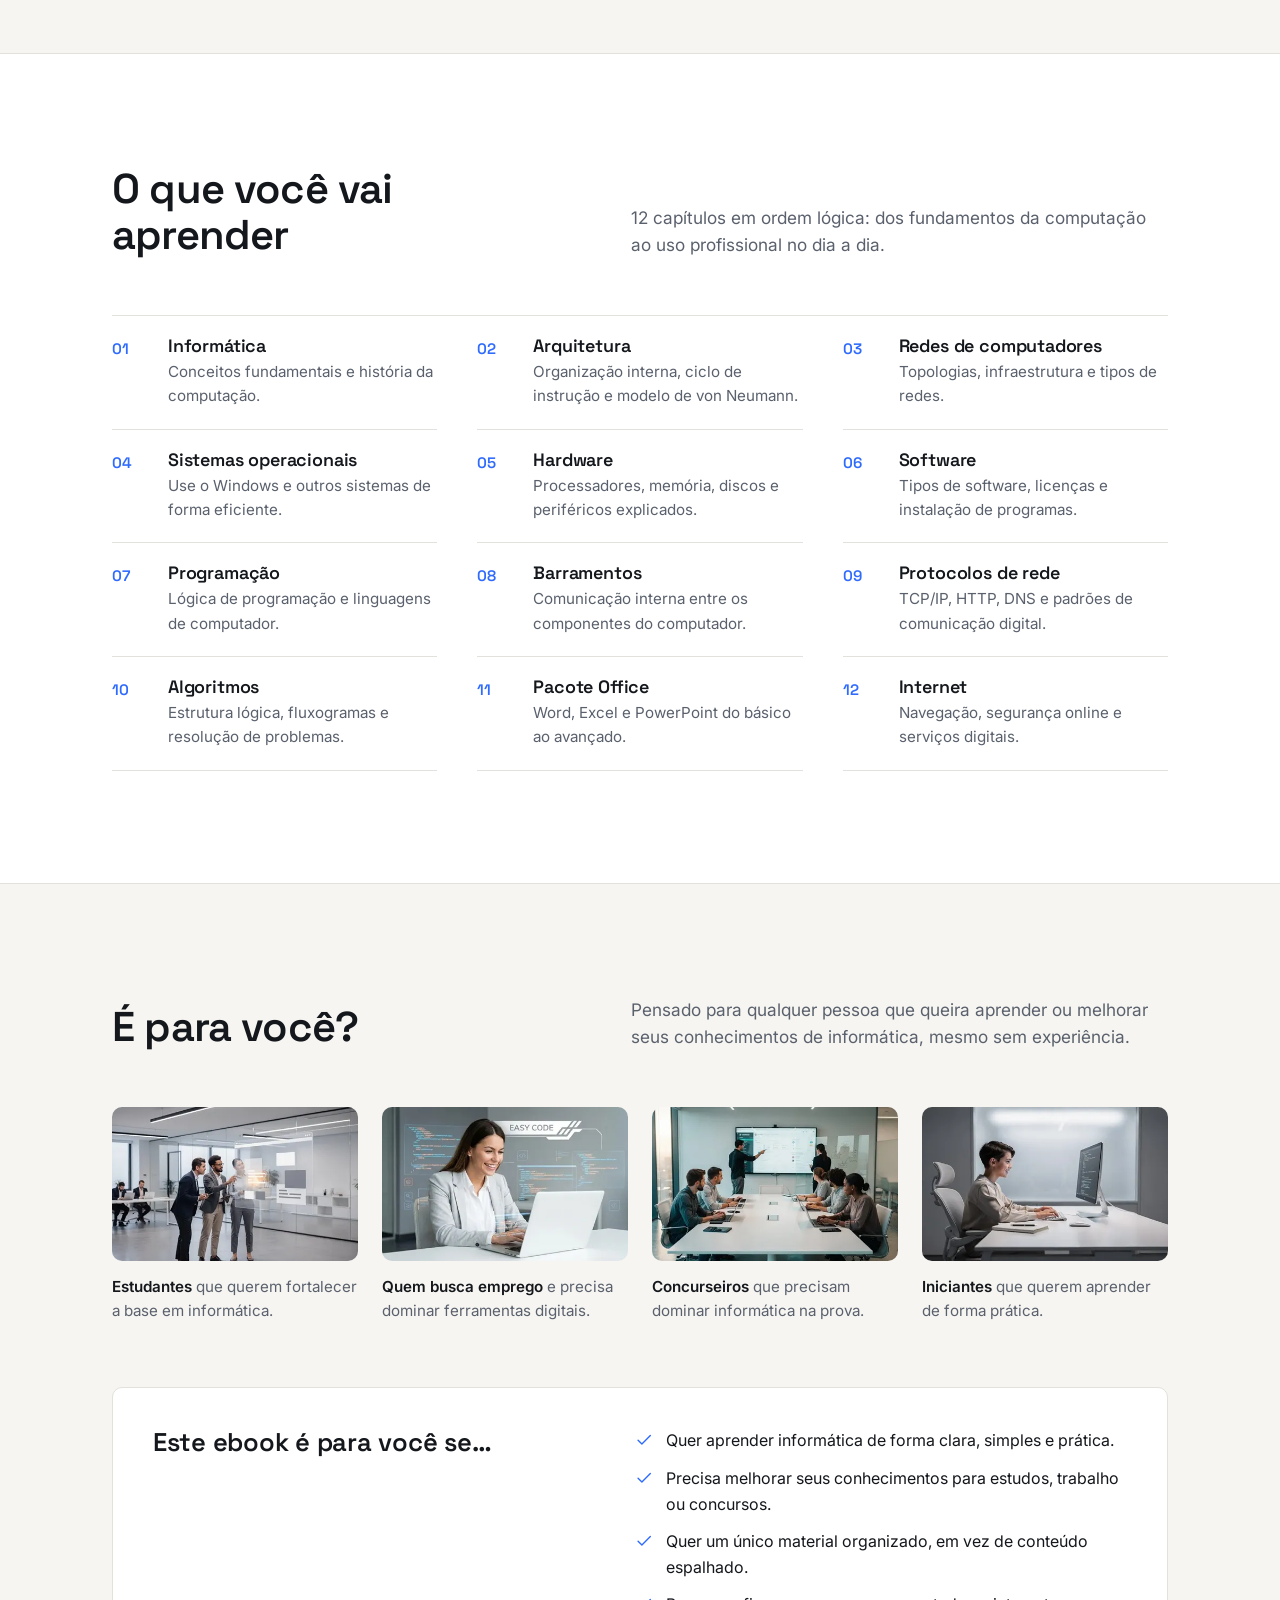
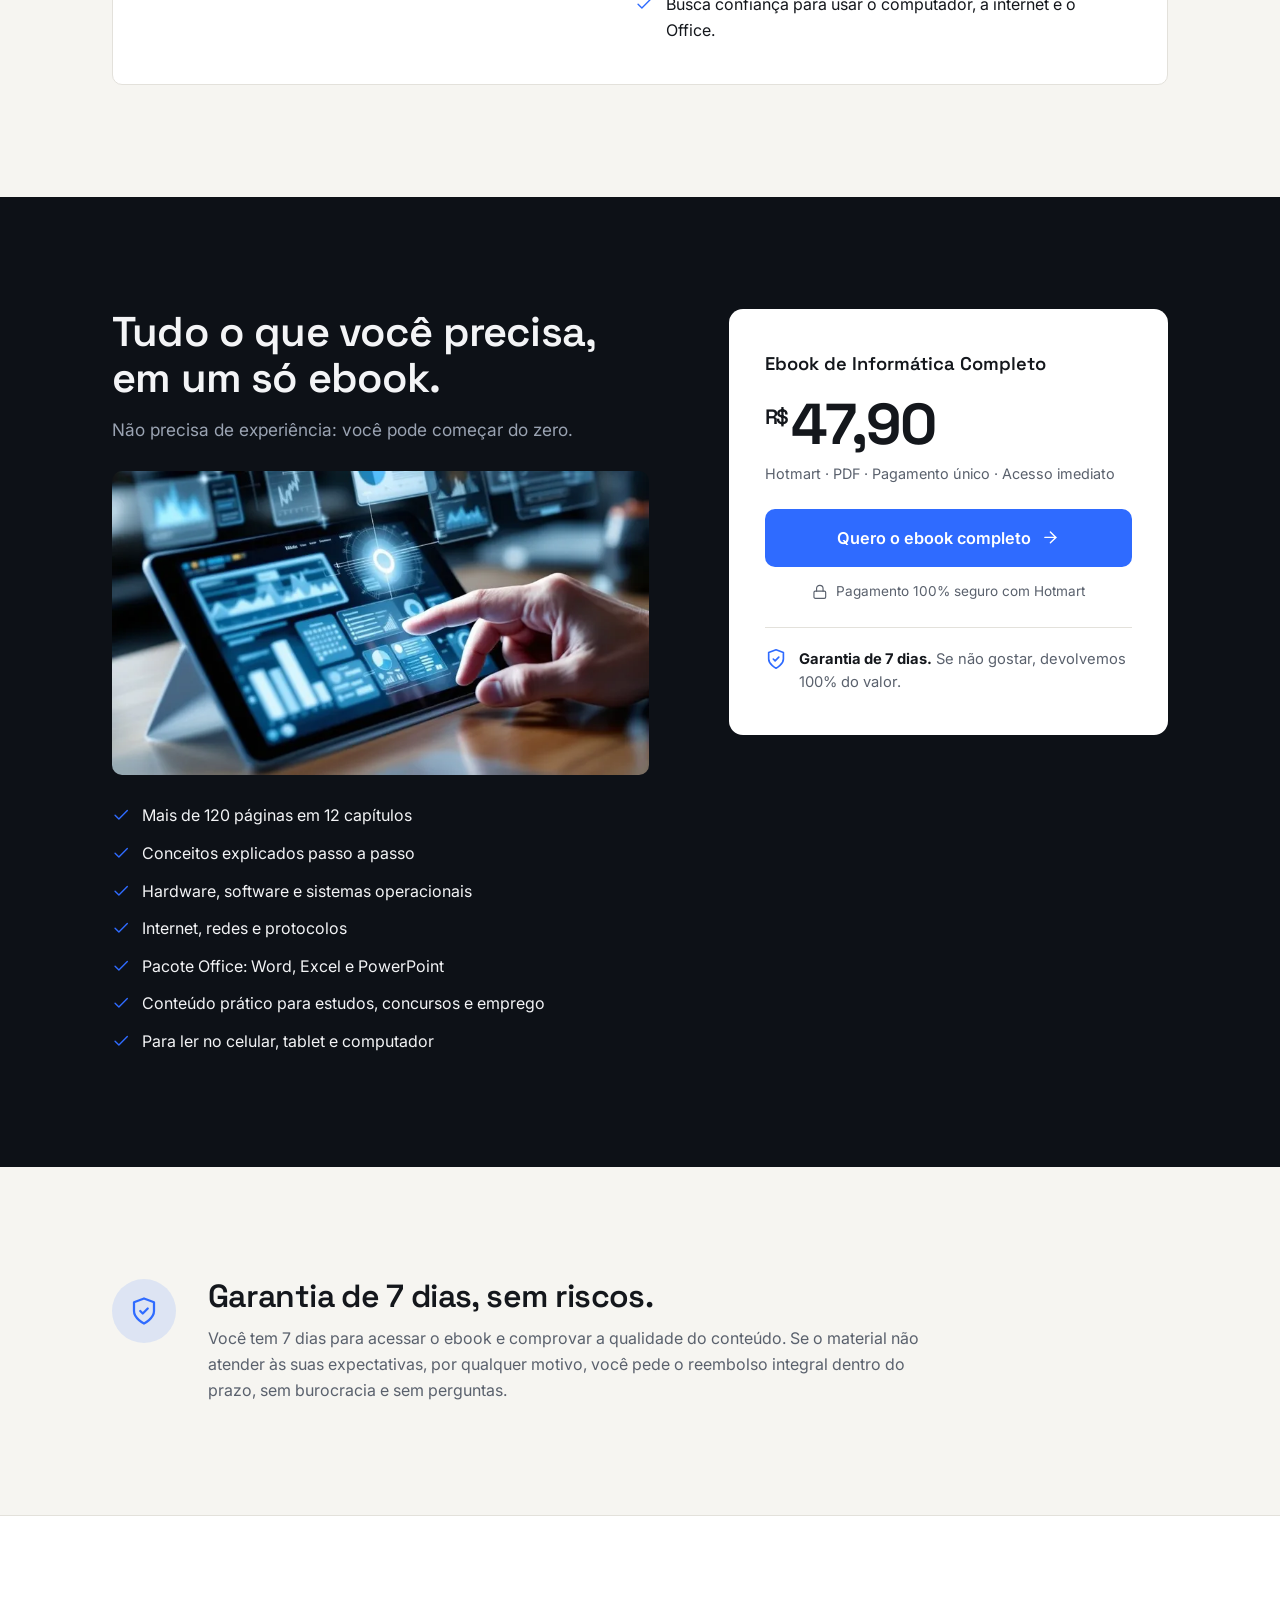
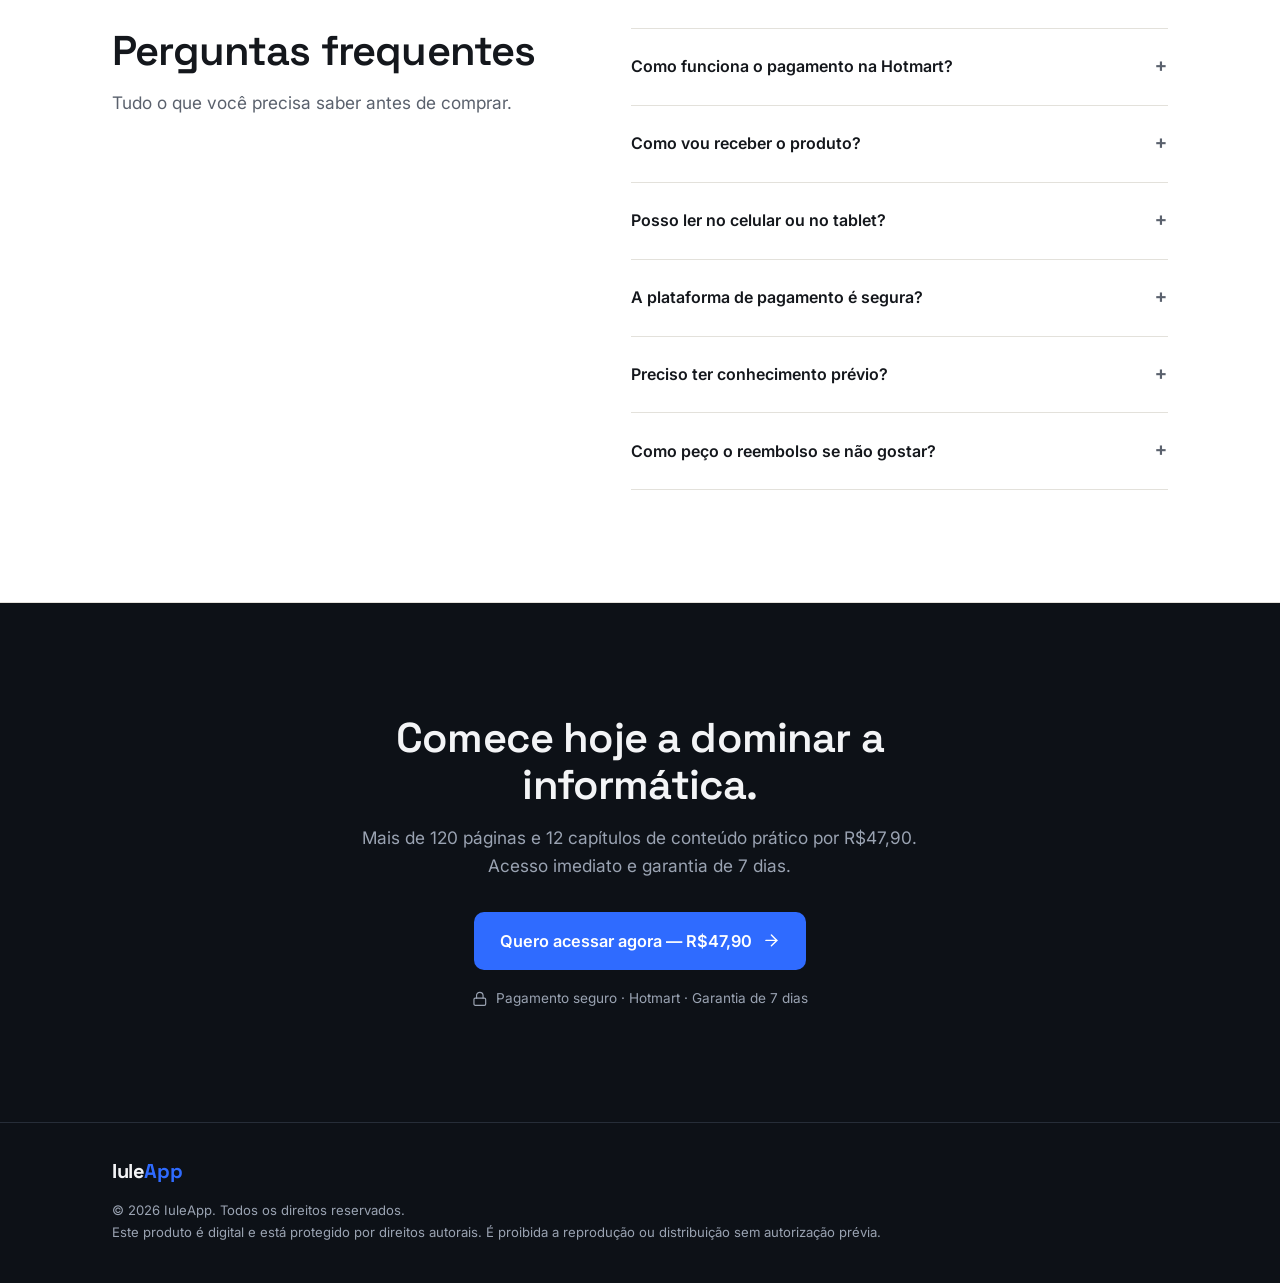
<file: pt-br/index.html>
﻿<!DOCTYPE html>
<html lang="pt-BR">
<head>
<meta charset="UTF-8">
<meta name="viewport" content="width=device-width, initial-scale=1.0">
<script src="../assets/js/analytics.js"></script>
<script src="../assets/js/meta-pixel.js"></script>

<title>Ebook de Informática Completo | 120+ Páginas - IuleApp</title>
<meta name="description" content="O Ebook de Informática Completo da IuleApp tem mais de 120 páginas e 12 capítulos, do básico ao avançado. Para estudos, concursos e mercado de trabalho. Garantia de 7 dias. A partir de R$47,90.">
<meta name="keywords" content="ebook de informática, livro de informática, informática para concursos, informática completo, aprender informática, tecnologia">
<meta name="theme-color" content="#0d1117">
<link rel="canonical" href="https://iuleappia.github.io/iuleapp-com/pt-br/">
<link rel="alternate" hreflang="pt-BR" href="https://iuleappia.github.io/iuleapp-com/pt-br/">
<link rel="alternate" hreflang="pt-PT" href="https://iuleappia.github.io/iuleapp-com/pt-pt/">
<link rel="alternate" hreflang="es" href="https://iuleappia.github.io/iuleapp-com/es/">
<link rel="alternate" hreflang="en" href="https://iuleappia.github.io/iuleapp-com/en/">
<link rel="alternate" hreflang="x-default" href="https://iuleappia.github.io/iuleapp-com/">
<meta property="og:type" content="website">
<meta property="og:site_name" content="IuleApp">
<meta property="og:locale" content="pt_BR">
<meta property="og:url" content="https://iuleappia.github.io/iuleapp-com/pt-br/">
<meta property="og:title" content="Ebook de Informática Completo | Mais de 120 Páginas - IuleApp">
<meta property="og:description" content="Mais de 120 páginas e 12 capítulos, do básico ao avançado. Para estudos, concursos e mercado de trabalho. Garantia de 7 dias. A partir de R$47,90.">
<meta property="og:image" content="https://iuleappia.github.io/iuleapp-com/assets/img/mockup-pt.png">
<meta property="og:image:alt" content="Capa do Ebook de Informática Completo">
<meta name="twitter:card" content="summary_large_image">
<meta name="twitter:title" content="Ebook de Informática Completo | Mais de 120 Páginas - IuleApp">
<meta name="twitter:description" content="12 capítulos, mais de 120 páginas, do básico ao avançado. Garantia de 7 dias. A partir de R$47,90.">
<meta name="twitter:image" content="https://iuleappia.github.io/iuleapp-com/assets/img/mockup-pt.png">

<script type="application/ld+json">
{
  "@context": "https://schema.org",
  "@type": "Product",
  "name": "Ebook de Informática Completo",
  "description": "Ebook em português do Brasil com mais de 120 páginas e 12 capítulos: informática, arquitetura, redes, sistemas operacionais, hardware, software, programação, algoritmos, Pacote Office e internet.",
  "image": "https://iuleappia.github.io/iuleapp-com/assets/img/mockup-pt.png",
  "inLanguage": "pt-BR",
  "brand": { "@type": "Brand", "name": "IuleApp" },
  "offers": {
    "@type": "Offer",
    "price": "47.90",
    "priceCurrency": "BRL",
    "availability": "https://schema.org/InStock",
    "url": "https://iuleappia.github.io/iuleapp-com/pt-br/"
  }
}
</script>

<link rel="preconnect" href="https://fonts.googleapis.com">
<link rel="preconnect" href="https://fonts.gstatic.com" crossorigin>
<link rel="stylesheet" href="https://fonts.googleapis.com/css2?family=Inter:wght@400;500;600&family=Space+Grotesk:wght@500;600;700&display=swap">
<link rel="stylesheet" href="../assets/css/style.css">
</head>
<body>
<noscript><img height="1" width="1" style="display:none" alt=""
src="https://www.facebook.com/tr?id=710238658220954&ev=PageView&noscript=1"></noscript>

<!-- Ícones (traço fino, estilo Lucide) -->
<svg width="0" height="0" style="position:absolute" aria-hidden="true">
  <symbol id="i-check" viewBox="0 0 24 24"><path d="M20 6 9 17l-5-5"/></symbol>
  <symbol id="i-arrow" viewBox="0 0 24 24"><path d="M5 12h14"/><path d="m12 5 7 7-7 7"/></symbol>
  <symbol id="i-shield" viewBox="0 0 24 24"><path d="M12 22s8-4 8-10V5l-8-3-8 3v7c0 6 8 10 8 10z"/><path d="m9 12 2 2 4-4"/></symbol>
  <symbol id="i-lock" viewBox="0 0 24 24"><rect x="3" y="11" width="18" height="11" rx="2"/><path d="M7 11V7a5 5 0 0 1 10 0v4"/></symbol>
  <symbol id="i-zap" viewBox="0 0 24 24"><path d="M13 2 3 14h9l-1 8 10-12h-9l1-8z"/></symbol>
</svg>

<!--
  CHECKOUT: todos os botões usam a Hotmart (R$47,90):
  https://pay.hotmart.com/K106475041O?checkoutMode=10
-->

<!-- ANNOUNCE -->
<div class="announce">
  Ebook digital <span class="dot">·</span> 12 capítulos <span class="dot">·</span> Acesso imediato após a compra
</div>

<!-- HEADER -->
<header class="header">
  <div class="wrap header-inner">
    <a href="../" class="logo">Iule<span>App</span></a>
    <nav class="nav">
      <a href="#conteudo">Conteúdo</a>
      <a href="#para-quem">Para quem</a>
      <a href="#faq">Dúvidas</a>
    </nav>
    <a href="https://pay.hotmart.com/K106475041O?checkoutMode=10" class="btn btn-primary btn-sm" target="_blank" rel="noopener">Comprar · R$47,90</a>
  </div>
</header>

<!-- ========== HERO ========== -->
<section class="hero dark">
  <div class="wrap hero-grid">
    <div class="hero-copy">
      <p class="eyebrow">Ebook digital · 120+ páginas</p>
      <h1>Domine a informática de uma vez por todas.</h1>
      <p class="lead">Um único material, organizado em 12 capítulos, que leva você do básico ao avançado. Para estudar, passar em concursos, trabalhar e crescer profissionalmente.</p>

      <div class="hero-actions">
        <a href="https://pay.hotmart.com/K106475041O?checkoutMode=10" class="btn btn-primary btn-lg" target="_blank" rel="noopener">
          Quero o ebook — R$47,90
          <svg class="i" aria-hidden="true"><use href="#i-arrow"/></svg>
        </a>
        <a href="#conteudo" class="link-quiet">Ver o conteúdo</a>
      </div>

      <ul class="trust">
        <li><svg class="i" aria-hidden="true"><use href="#i-shield"/></svg> Garantia de 7 dias</li>
        <li><svg class="i" aria-hidden="true"><use href="#i-lock"/></svg> Pagamento seguro com Hotmart</li>
        <li><svg class="i" aria-hidden="true"><use href="#i-zap"/></svg> Acesso imediato</li>
      </ul>
    </div>

    <div class="hero-media">
      <img src="../assets/img/mockup-pt.png" width="512" height="512" alt="Ebook de Informática Completo" fetchpriority="high">
    </div>
  </div>
</section>

<!-- ========== FACTS ========== -->
<section class="facts">
  <div class="wrap facts-grid">
    <div><strong>120+</strong><span>páginas de conteúdo</span></div>
    <div><strong>12</strong><span>capítulos completos</span></div>
    <div><strong>2</strong><span>versões: <span style="white-space:nowrap">PT-BR</span> e <span style="white-space:nowrap">PT-PT</span></span></div>
    <div><strong>7 dias</strong><span>de garantia</span></div>
  </div>
</section>

<!-- ========== PROBLEM ========== -->
<section class="section">
  <div class="wrap split">
    <div class="split-head">
      <h2>Aprender informática não precisa ser tão confuso.</h2>
      <p class="lead">Muita gente desiste porque o conteúdo disponível é desorganizado, técnico demais ou caro.</p>
    </div>
    <ul class="pain-list">
      <li><strong>Você não sabe por onde começar.</strong> Tenta aprender, mas o conteúdo é confuso e pula de um assunto para outro.</li>
      <li><strong>Perde oportunidades de emprego.</strong> Faltam ferramentas digitais básicas como Word, Excel ou internet.</li>
      <li><strong>O material de estudo não ajuda.</strong> Você estuda para concursos e provas, mas o conteúdo é desatualizado ou difícil de entender.</li>
      <li><strong>Depende dos outros.</strong> Usa o computador todo dia, mas não tem segurança para resolver problemas simples.</li>
    </ul>
  </div>
</section>

<!-- ========== CONTENT ========== -->
<section class="section surface" id="conteudo">
  <div class="wrap">
    <div class="section-head">
      <h2>O que você vai aprender</h2>
      <p class="lead">12 capítulos em ordem lógica: dos fundamentos da computação ao uso profissional no dia a dia.</p>
    </div>

    <ol class="chapters">
      <li><span class="num">01</span><h3>Informática</h3><p>Conceitos fundamentais e história da computação.</p></li>
      <li><span class="num">02</span><h3>Arquitetura</h3><p>Organização interna, ciclo de instrução e modelo de von Neumann.</p></li>
      <li><span class="num">03</span><h3>Redes de computadores</h3><p>Topologias, infraestrutura e tipos de redes.</p></li>
      <li><span class="num">04</span><h3>Sistemas operacionais</h3><p>Use o Windows e outros sistemas de forma eficiente.</p></li>
      <li><span class="num">05</span><h3>Hardware</h3><p>Processadores, memória, discos e periféricos explicados.</p></li>
      <li><span class="num">06</span><h3>Software</h3><p>Tipos de software, licenças e instalação de programas.</p></li>
      <li><span class="num">07</span><h3>Programação</h3><p>Lógica de programação e linguagens de computador.</p></li>
      <li><span class="num">08</span><h3>Barramentos</h3><p>Comunicação interna entre os componentes do computador.</p></li>
      <li><span class="num">09</span><h3>Protocolos de rede</h3><p>TCP/IP, HTTP, DNS e padrões de comunicação digital.</p></li>
      <li><span class="num">10</span><h3>Algoritmos</h3><p>Estrutura lógica, fluxogramas e resolução de problemas.</p></li>
      <li><span class="num">11</span><h3>Pacote Office</h3><p>Word, Excel e PowerPoint do básico ao avançado.</p></li>
      <li><span class="num">12</span><h3>Internet</h3><p>Navegação, segurança online e serviços digitais.</p></li>
    </ol>
  </div>
</section>

<!-- ========== AUDIENCE ========== -->
<section class="section" id="para-quem">
  <div class="wrap">
    <div class="section-head">
      <h2>É para você?</h2>
      <p class="lead">Pensado para qualquer pessoa que queira aprender ou melhorar seus conhecimentos de informática, mesmo sem experiência.</p>
    </div>

    <div class="audience">
      <figure>
        <img src="../assets/img/publico-01.webp" width="512" height="290" loading="lazy" alt="Estudante usando o computador">
        <figcaption><strong>Estudantes</strong> que querem fortalecer a base em informática.</figcaption>
      </figure>
      <figure>
        <img src="../assets/img/publico-02.webp" width="512" height="290" loading="lazy" alt="Profissional trabalhando no computador">
        <figcaption><strong>Quem busca emprego</strong> e precisa dominar ferramentas digitais.</figcaption>
      </figure>
      <figure>
        <img src="../assets/img/publico-03.webp" width="512" height="290" loading="lazy" alt="Pessoa estudando para concurso">
        <figcaption><strong>Concurseiros</strong> que precisam dominar informática na prova.</figcaption>
      </figure>
      <figure>
        <img src="../assets/img/publico-04.webp" width="512" height="290" loading="lazy" alt="Iniciante aprendendo informática">
        <figcaption><strong>Iniciantes</strong> que querem aprender de forma prática.</figcaption>
      </figure>
    </div>

    <div class="fit">
      <h3>Este ebook é para você se…</h3>
      <ul class="checklist">
        <li><svg class="i" aria-hidden="true"><use href="#i-check"/></svg> Quer aprender informática de forma clara, simples e prática.</li>
        <li><svg class="i" aria-hidden="true"><use href="#i-check"/></svg> Precisa melhorar seus conhecimentos para estudos, trabalho ou concursos.</li>
        <li><svg class="i" aria-hidden="true"><use href="#i-check"/></svg> Quer um único material organizado, em vez de conteúdo espalhado.</li>
        <li><svg class="i" aria-hidden="true"><use href="#i-check"/></svg> Busca confiança para usar o computador, a internet e o Office.</li>
      </ul>
    </div>
  </div>
</section>

<!-- ========== OFFER ========== -->
<section class="section dark offer-sec" id="comprar">
  <div class="wrap offer-grid">
    <div class="offer-info">
      <h2>Tudo o que você precisa, em um só ebook.</h2>
      <p class="lead">Não precisa de experiência: você pode começar do zero.</p>
      <img class="offer-img" src="../assets/img/tablet.webp" width="768" height="435" loading="lazy" alt="Ebook de Informática Completo em um tablet">
      <ul class="checklist on-dark">
        <li><svg class="i" aria-hidden="true"><use href="#i-check"/></svg> Mais de 120 páginas em 12 capítulos</li>
        <li><svg class="i" aria-hidden="true"><use href="#i-check"/></svg> Conceitos explicados passo a passo</li>
        <li><svg class="i" aria-hidden="true"><use href="#i-check"/></svg> Hardware, software e sistemas operacionais</li>
        <li><svg class="i" aria-hidden="true"><use href="#i-check"/></svg> Internet, redes e protocolos</li>
        <li><svg class="i" aria-hidden="true"><use href="#i-check"/></svg> Pacote Office: Word, Excel e PowerPoint</li>
        <li><svg class="i" aria-hidden="true"><use href="#i-check"/></svg> Conteúdo prático para estudos, concursos e emprego</li>
        <li><svg class="i" aria-hidden="true"><use href="#i-check"/></svg> Para ler no celular, tablet e computador</li>
      </ul>
    </div>

    <div class="price-card">
      <p class="price-title">Ebook de Informática Completo</p>
            <p class="price"><span>R$</span>47,90</p>
      <p class="price-note">Hotmart · PDF · Pagamento único · Acesso imediato</p>
      <a href="https://pay.hotmart.com/K106475041O?checkoutMode=10" class="btn btn-primary btn-lg btn-block" target="_blank" rel="noopener">
        Quero o ebook completo
        <svg class="i" aria-hidden="true"><use href="#i-arrow"/></svg>
      </a>
      <p class="price-secure"><svg class="i" aria-hidden="true"><use href="#i-lock"/></svg> Pagamento 100% seguro com Hotmart</p>
      <div class="price-guarantee">
        <svg class="i" aria-hidden="true"><use href="#i-shield"/></svg>
        <p><strong>Garantia de 7 dias.</strong> Se não gostar, devolvemos 100% do valor.</p>
      </div>
    </div>
  </div>
</section>

<!-- ========== GUARANTEE ========== -->
<section class="section">
  <div class="wrap guarantee">
    <div class="guarantee-icon"><svg class="i" aria-hidden="true"><use href="#i-shield"/></svg></div>
    <div>
      <h2>Garantia de 7 dias, sem riscos.</h2>
      <p>Você tem 7 dias para acessar o ebook e comprovar a qualidade do conteúdo. Se o material não atender às suas expectativas, por qualquer motivo, você pede o reembolso integral dentro do prazo, sem burocracia e sem perguntas.</p>
    </div>
  </div>
</section>

<!-- ========== FAQ ========== -->
<section class="section surface" id="faq">
  <div class="wrap split">
    <div class="split-head">
      <h2>Perguntas frequentes</h2>
      <p class="lead">Tudo o que você precisa saber antes de comprar.</p>
    </div>

    <div class="faq">
      <details>
        <summary>Como funciona o pagamento na Hotmart?</summary>
        <p>A Hotmart aceita Pix, boleto, cartão de crédito e débito. Depois da confirmação, você recebe o acesso por e-mail na hora (Pix e cartão) ou em até 3 dias úteis (boleto). É um pagamento único de R$47,90, sem mensalidade.</p>
      </details>
      <details>
        <summary>Como vou receber o produto?</summary>
        <p>Assim que o pagamento é confirmado, você recebe um e-mail com o link de acesso ao ebook na Hotmart. Também pode acessar pelo app da Hotmart. O acesso é imediato.</p>
      </details>
      <details>
        <summary>Posso ler no celular ou no tablet?</summary>
        <p>Sim. O ebook funciona no celular, no tablet e no computador, Você também pode imprimir para uso pessoal e tem acesso às atualizações futuras do conteúdo.</p>
      </details>
      <details>
        <summary>A plataforma de pagamento é segura?</summary>
        <p>Sim. A Hotmart é uma das maiores plataformas de produtos digitais do Brasil, com conexão criptografada e padrão de segurança PCI-DSS.</p>
      </details>
      <details>
        <summary>Preciso ter conhecimento prévio?</summary>
        <p>Não. O ebook começa pelos conceitos mais básicos e avança passo a passo. Serve tanto para iniciantes quanto para quem já usa o computador e quer consolidar o que sabe.</p>
      </details>
      <details>
        <summary>Como peço o reembolso se não gostar?</summary>
        <p>Nos 7 dias seguintes à compra, você pede o reembolso direto na Hotmart, pelo e-mail de confirmação da compra ou na sua área de compras. Devolvemos 100% do valor, sem perguntas.</p>
      </details>
    </div>
  </div>
</section>

<!-- ========== FINAL CTA ========== -->
<section class="section dark final">
  <div class="wrap final-inner">
    <h2>Comece hoje a dominar a informática.</h2>
    <p class="lead">Mais de 120 páginas e 12 capítulos de conteúdo prático por R$47,90. Acesso imediato e garantia de 7 dias.</p>
    <a href="https://pay.hotmart.com/K106475041O?checkoutMode=10" class="btn btn-primary btn-lg" target="_blank" rel="noopener">
      Quero acessar agora — R$47,90
      <svg class="i" aria-hidden="true"><use href="#i-arrow"/></svg>
    </a>
    <p class="final-secure"><svg class="i" aria-hidden="true"><use href="#i-lock"/></svg> Pagamento seguro · Hotmart · Garantia de 7 dias</p>
  </div>
</section>

<!-- ========== FOOTER ========== -->
<footer class="footer">
  <div class="wrap footer-inner">
    <span class="logo">Iule<span>App</span></span>
    <p>© 2026 IuleApp. Todos os direitos reservados.<br>
    Este produto é digital e está protegido por direitos autorais. É proibida a reprodução ou distribuição sem autorização prévia.</p>
  </div>
</footer>

<!-- Sticky mobile CTA -->
<div class="sticky-cta">
  <a href="https://pay.hotmart.com/K106475041O?checkoutMode=10" class="btn btn-primary btn-block" target="_blank" rel="noopener">
    Quero o ebook — R$47,90
  </a>
</div>

<!-- ========== SCRIPTS ========== -->
<script>
  /* --- Checkout tracking (Meta Pixel + GA4) --- */
  document.querySelectorAll('a[href*="pay.hotmart.com"]').forEach(a => {
    a.addEventListener('click', () => {
      if (window.fbq) fbq('track', 'InitiateCheckout', { value: 47.90, currency: 'BRL', content_name: 'Ebook de Informática Completo (PT-BR)' });
      if (window.gtag) gtag('event', 'begin_checkout', { value: 47.90, currency: 'BRL', items: [{ item_name: 'Ebook de Informática Completo (PT-BR)' }] });
    });
  });

  /* --- Sticky mobile CTA + header border --- */
  const stickyCta = document.querySelector('.sticky-cta');
  const heroSec = document.querySelector('.hero');
  const offerSec = document.querySelector('.offer-sec');
  const header = document.querySelector('.header');
  function onScroll() {
    const pastHero = heroSec.getBoundingClientRect().bottom < 0;
    const offerBox = offerSec.getBoundingClientRect();
    const atOffer = offerBox.top < window.innerHeight && offerBox.bottom > 0;
    stickyCta.classList.toggle('show', pastHero && !atOffer);
    header.classList.toggle('scrolled', window.scrollY > 10);
  }
  window.addEventListener('scroll', onScroll, { passive: true });
  onScroll();
</script>

</body>
</html>
</file>
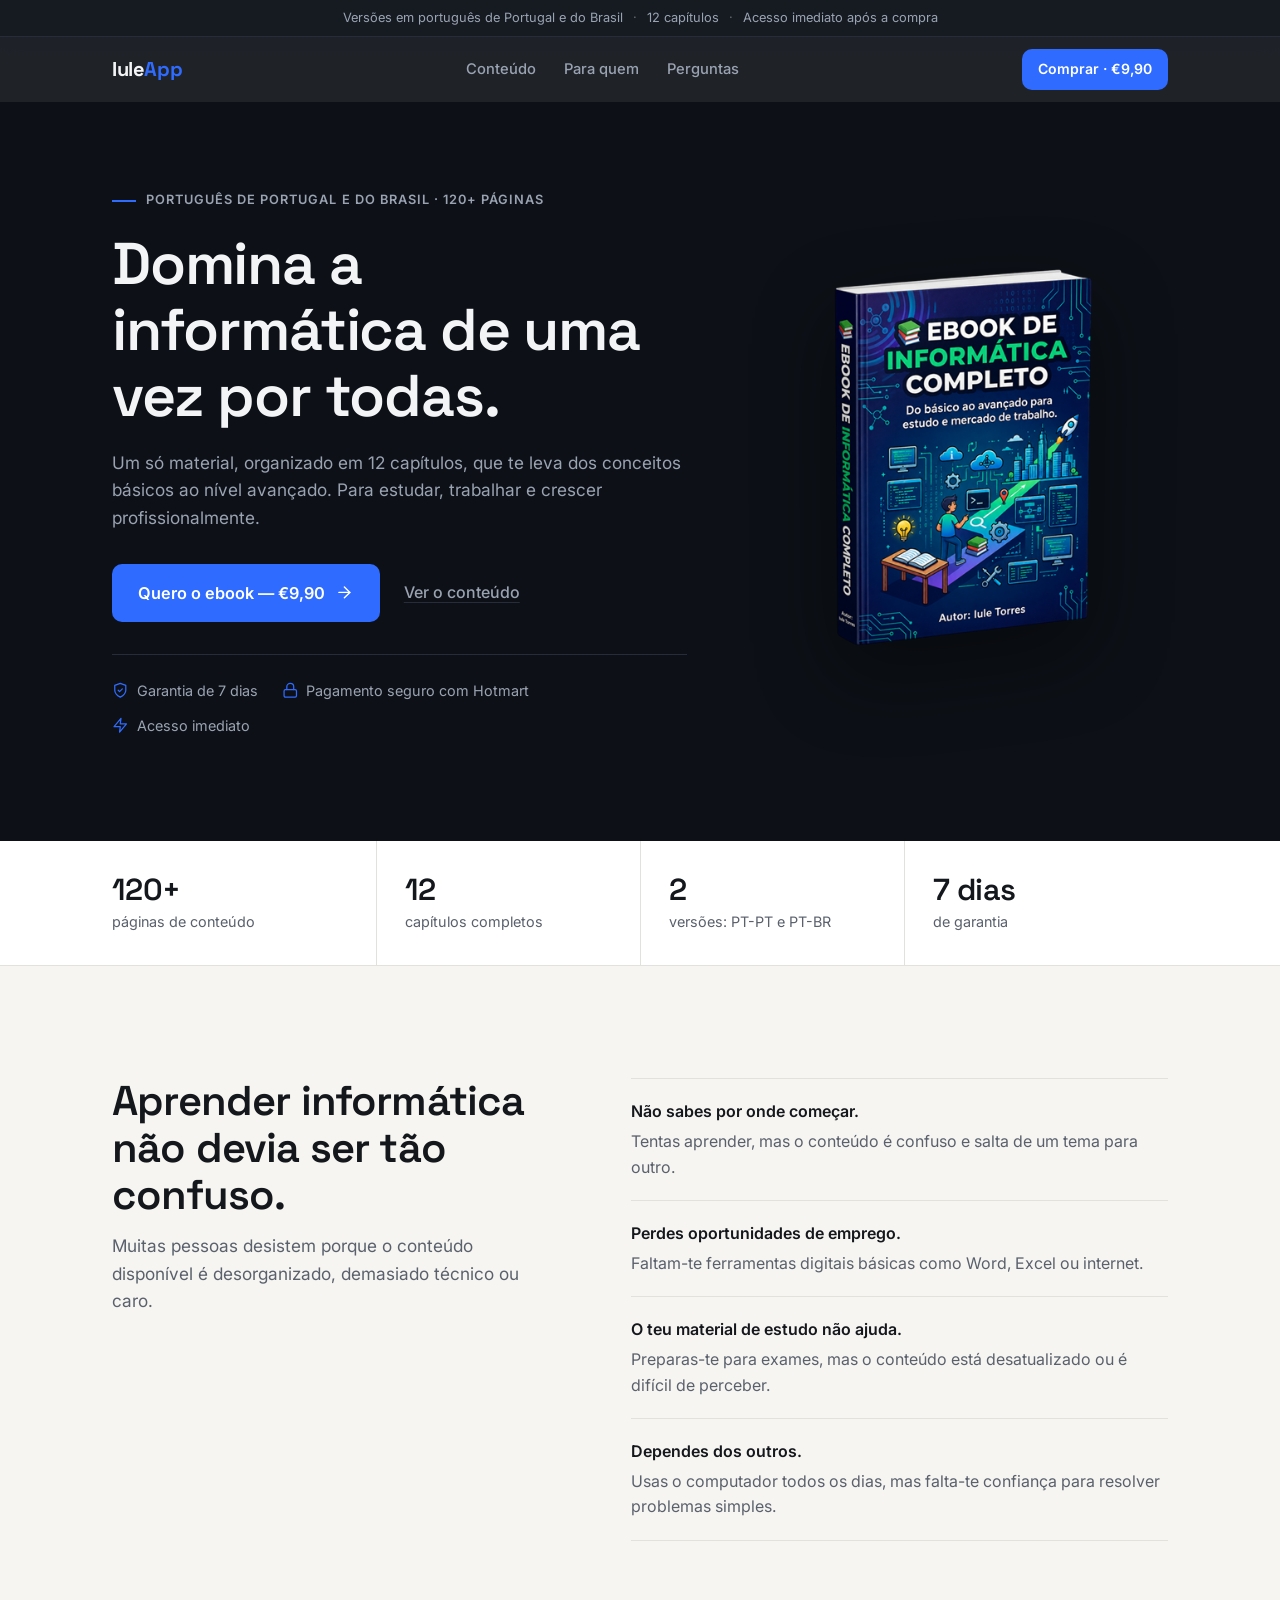
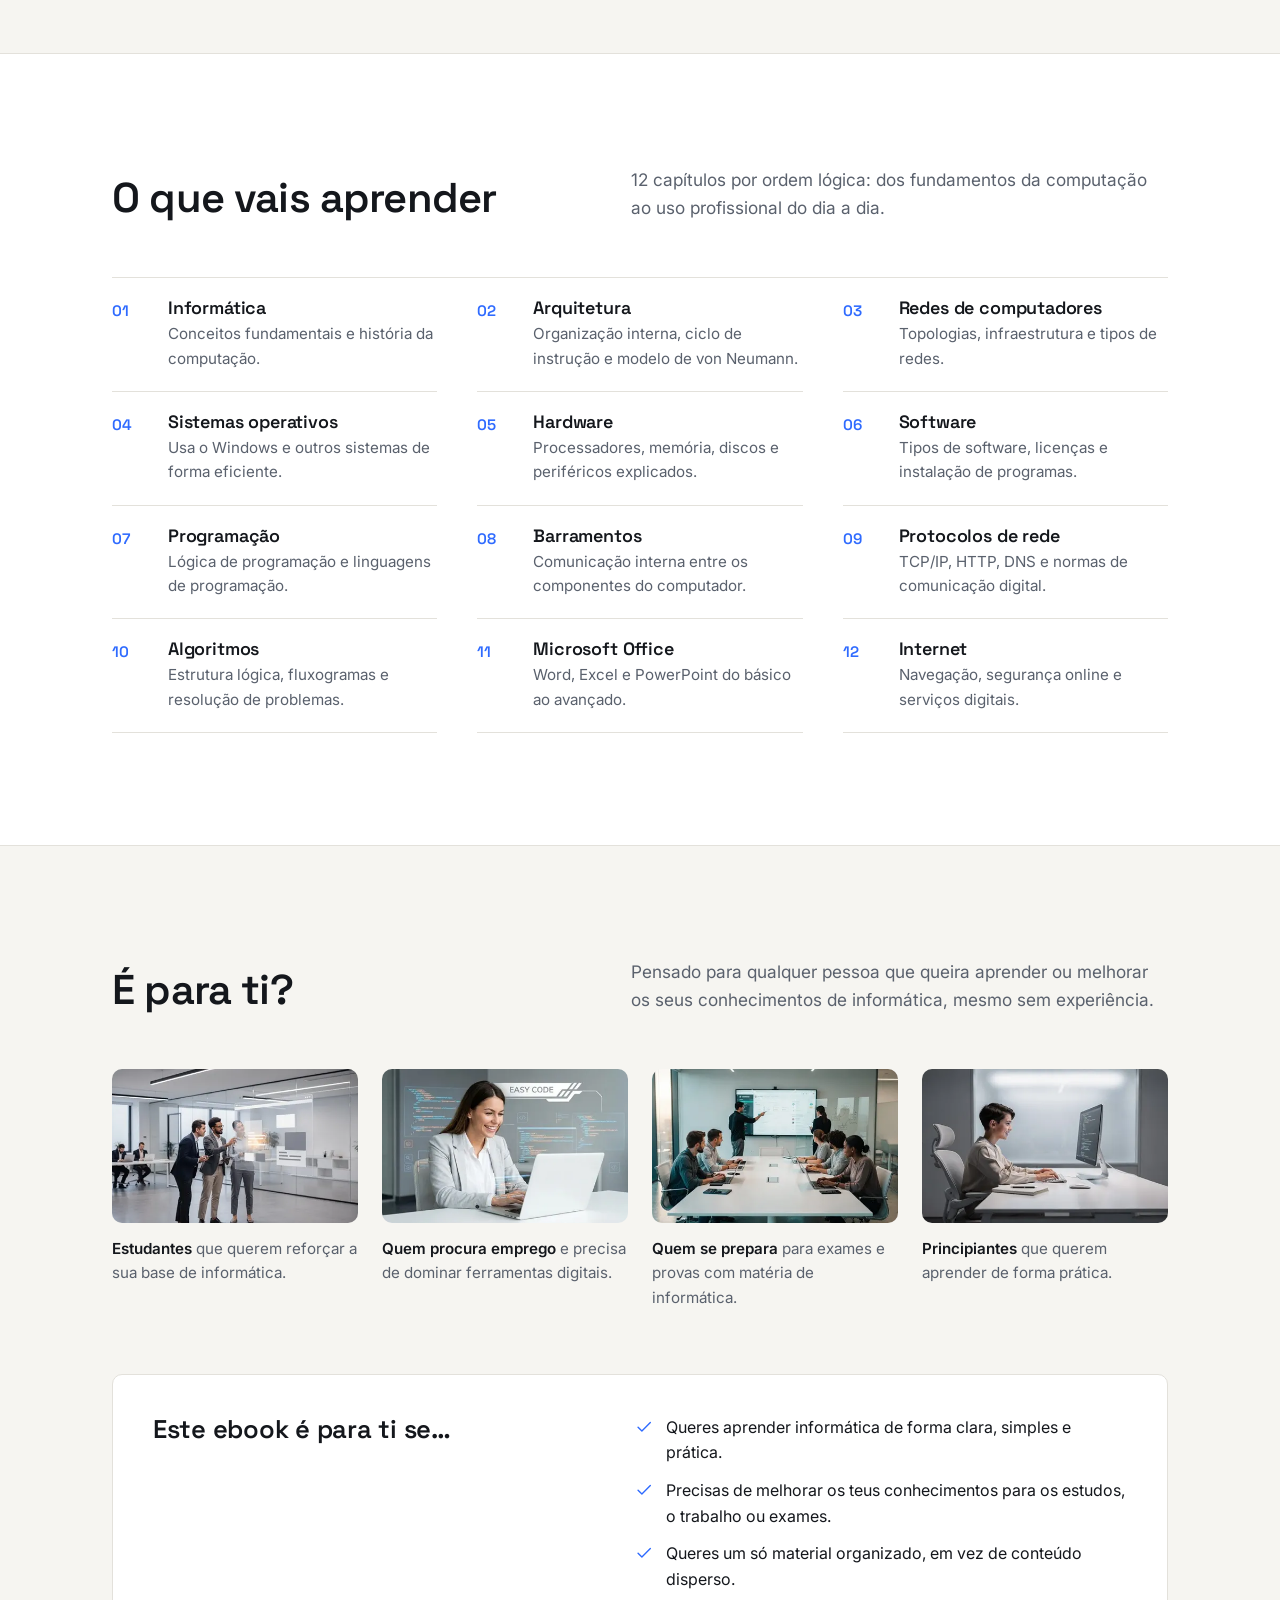
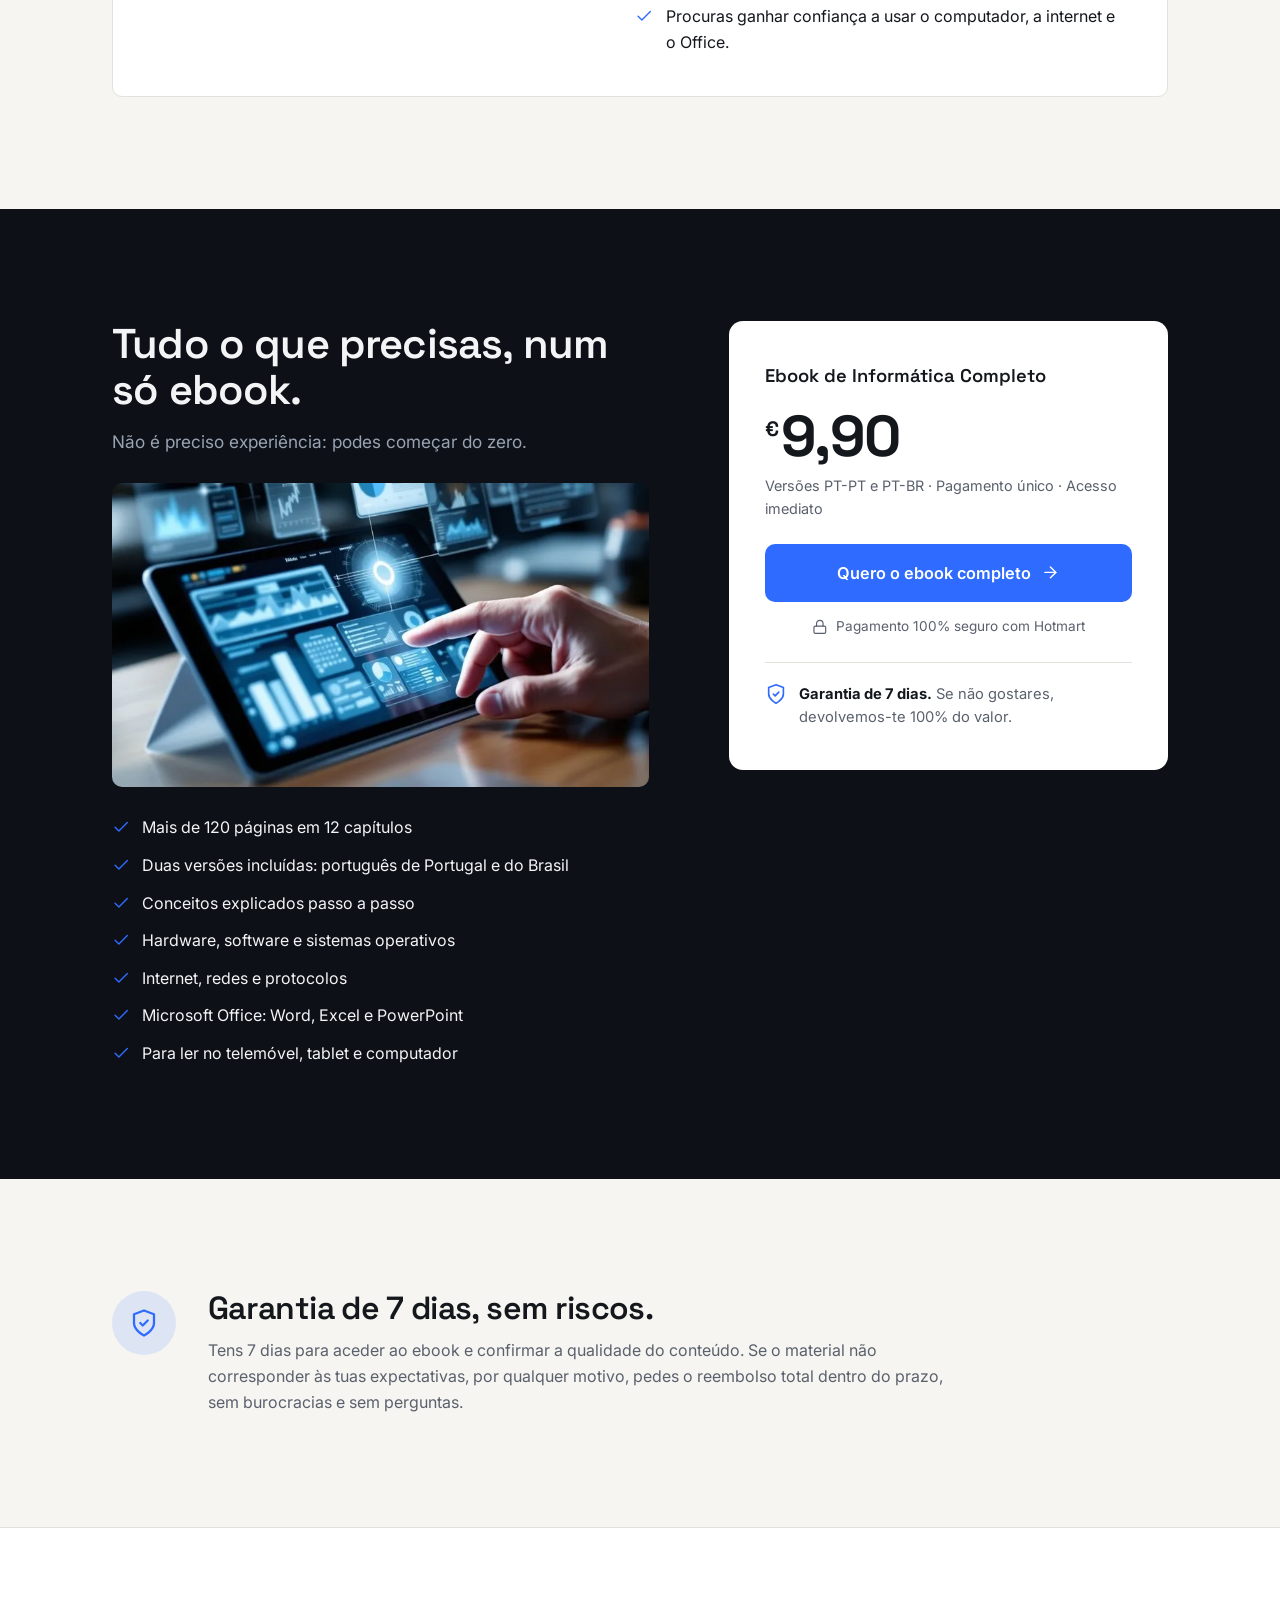
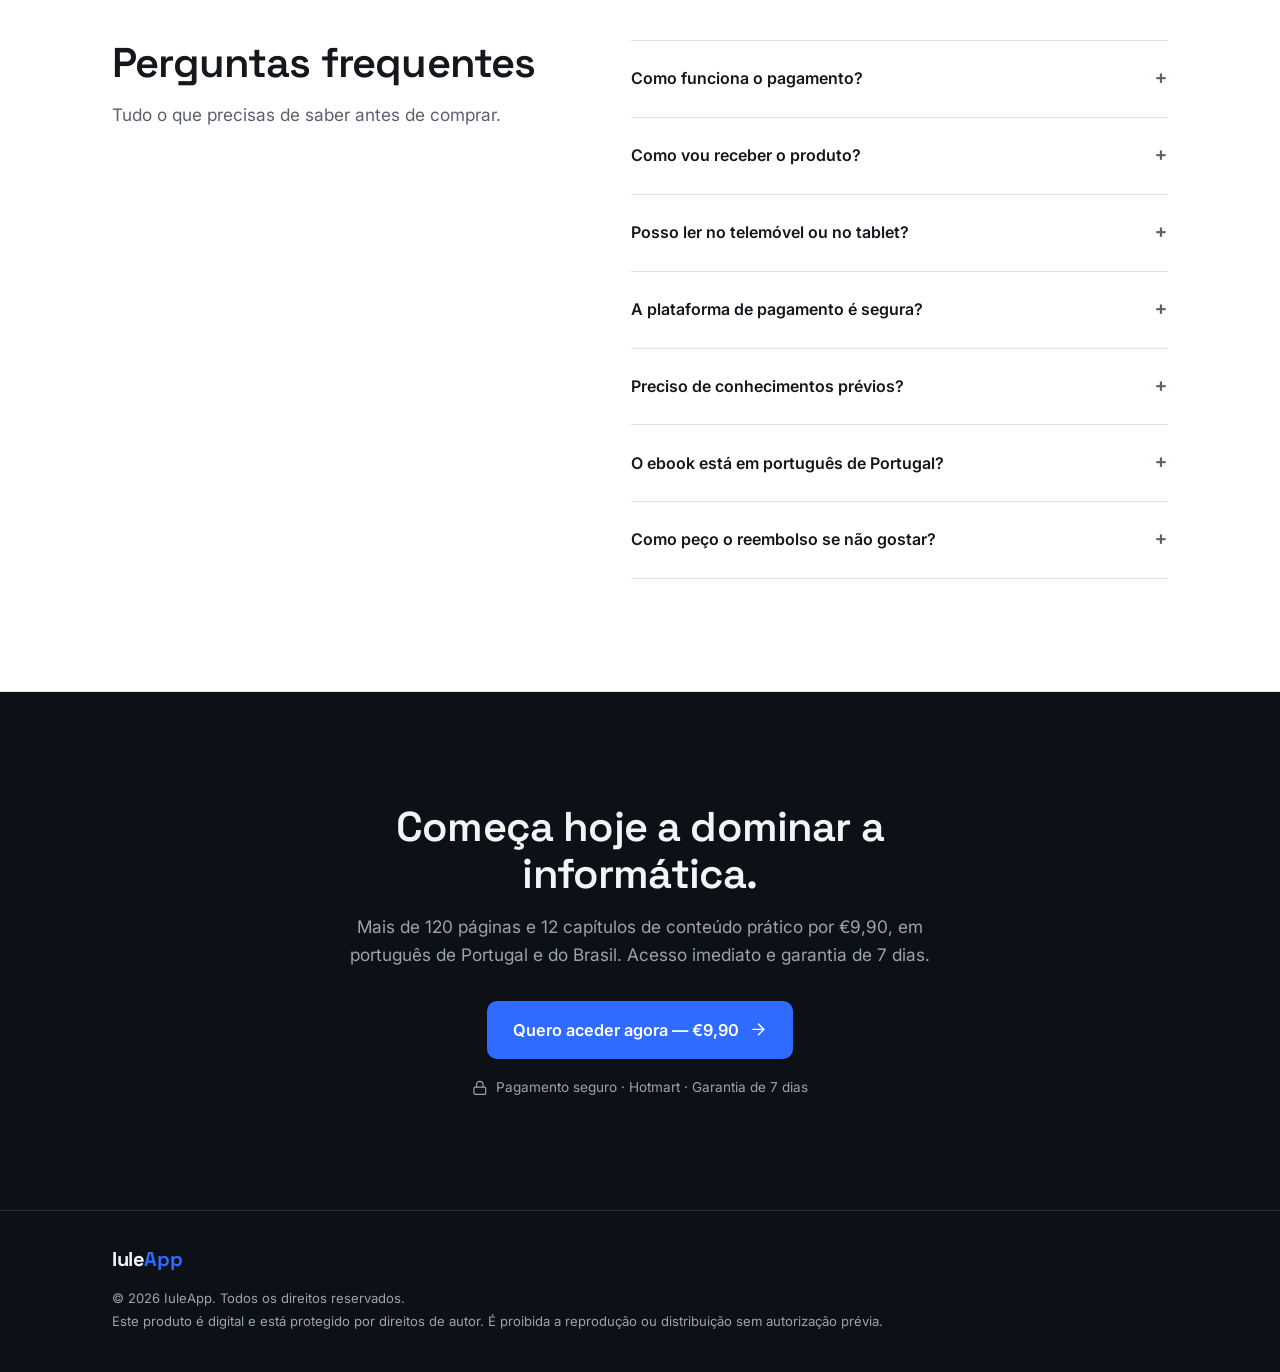
<file: pt-pt/index.html>
<!DOCTYPE html>
<html lang="pt-PT">
<head>
<meta charset="UTF-8">
<meta name="viewport" content="width=device-width, initial-scale=1.0">
<script src="../assets/js/analytics.js"></script>
<script src="../assets/js/meta-pixel.js"></script>

<title>Ebook de Informática Completo | 120+ Páginas - IuleApp</title>
<meta name="description" content="O Ebook de Informática Completo da IuleApp tem mais de 120 páginas e 12 capítulos, do básico ao avançado. Inclui duas versões: português de Portugal e português do Brasil. Garantia de 7 dias. Apenas €9,90.">
<meta name="keywords" content="ebook de informática, livro de informática, informática completo, aprender informática, tecnologia">
<meta name="theme-color" content="#0d1117">
<link rel="canonical" href="https://iuleappia.github.io/iuleapp-com/pt-pt/">
<link rel="alternate" hreflang="pt-BR" href="https://iuleappia.github.io/iuleapp-com/pt-br/">
<link rel="alternate" hreflang="pt-PT" href="https://iuleappia.github.io/iuleapp-com/pt-pt/">
<link rel="alternate" hreflang="es" href="https://iuleappia.github.io/iuleapp-com/es/">
<link rel="alternate" hreflang="en" href="https://iuleappia.github.io/iuleapp-com/en/">
<link rel="alternate" hreflang="x-default" href="https://iuleappia.github.io/iuleapp-com/">
<meta property="og:type" content="website">
<meta property="og:site_name" content="IuleApp">
<meta property="og:locale" content="pt_PT">
<meta property="og:url" content="https://iuleappia.github.io/iuleapp-com/pt-pt/">
<meta property="og:title" content="Ebook de Informática Completo | Mais de 120 Páginas - IuleApp">
<meta property="og:description" content="Mais de 120 páginas e 12 capítulos, do básico ao avançado. Versões em português de Portugal e do Brasil incluídas. Garantia de 7 dias. Apenas €9,90.">
<meta property="og:image" content="https://iuleappia.github.io/iuleapp-com/assets/img/mockup-pt.png">
<meta property="og:image:alt" content="Capa do Ebook de Informática Completo">
<meta name="twitter:card" content="summary_large_image">
<meta name="twitter:title" content="Ebook de Informática Completo | Mais de 120 Páginas - IuleApp">
<meta name="twitter:description" content="12 capítulos, mais de 120 páginas, do básico ao avançado. Versões PT-PT e PT-BR incluídas. Garantia de 7 dias. Apenas €9,90.">
<meta name="twitter:image" content="https://iuleappia.github.io/iuleapp-com/assets/img/mockup-pt.png">

<script type="application/ld+json">
{
  "@context": "https://schema.org",
  "@type": "Product",
  "name": "Ebook de Informática Completo",
  "description": "Ebook em português (versões de Portugal e do Brasil) com mais de 120 páginas e 12 capítulos: informática, arquitetura, redes, sistemas operativos, hardware, software, programação, algoritmos, Microsoft Office e internet.",
  "image": "https://iuleappia.github.io/iuleapp-com/assets/img/mockup-pt.png",
  "inLanguage": ["pt-PT", "pt-BR"],
  "brand": { "@type": "Brand", "name": "IuleApp" },
  "offers": {
    "@type": "Offer",
    "price": "9.90",
    "priceCurrency": "EUR",
    "availability": "https://schema.org/InStock",
    "url": "https://iuleappia.github.io/iuleapp-com/pt-pt/"
  }
}
</script>

<link rel="preconnect" href="https://fonts.googleapis.com">
<link rel="preconnect" href="https://fonts.gstatic.com" crossorigin>
<link rel="stylesheet" href="https://fonts.googleapis.com/css2?family=Inter:wght@400;500;600&family=Space+Grotesk:wght@500;600;700&display=swap">
<link rel="stylesheet" href="../assets/css/style.css">
</head>
<body>
<noscript><img height="1" width="1" style="display:none" alt=""
src="https://www.facebook.com/tr?id=710238658220954&ev=PageView&noscript=1"></noscript>

<!-- Ícones (traço fino, estilo Lucide) -->
<svg width="0" height="0" style="position:absolute" aria-hidden="true">
  <symbol id="i-check" viewBox="0 0 24 24"><path d="M20 6 9 17l-5-5"/></symbol>
  <symbol id="i-arrow" viewBox="0 0 24 24"><path d="M5 12h14"/><path d="m12 5 7 7-7 7"/></symbol>
  <symbol id="i-shield" viewBox="0 0 24 24"><path d="M12 22s8-4 8-10V5l-8-3-8 3v7c0 6 8 10 8 10z"/><path d="m9 12 2 2 4-4"/></symbol>
  <symbol id="i-lock" viewBox="0 0 24 24"><rect x="3" y="11" width="18" height="11" rx="2"/><path d="M7 11V7a5 5 0 0 1 10 0v4"/></symbol>
  <symbol id="i-zap" viewBox="0 0 24 24"><path d="M13 2 3 14h9l-1 8 10-12h-9l1-8z"/></symbol>
</svg>

<!--
  CHECKOUT: todos os botões usam o preço em euro (€9,90):
  https://pay.hotmart.com/K106475041O?off=68vtr8mk&checkoutMode=10
-->

<!-- ANNOUNCE -->
<div class="announce">
  Versões em português de Portugal e do Brasil <span class="dot">·</span> 12 capítulos <span class="dot">·</span> Acesso imediato após a compra
</div>

<!-- HEADER -->
<header class="header">
  <div class="wrap header-inner">
    <a href="../" class="logo">Iule<span>App</span></a>
    <nav class="nav">
      <a href="#conteudo">Conteúdo</a>
      <a href="#para-quem">Para quem</a>
      <a href="#faq">Perguntas</a>
    </nav>
    <a href="https://pay.hotmart.com/K106475041O?off=68vtr8mk&checkoutMode=10" class="btn btn-primary btn-sm" target="_blank" rel="noopener">Comprar · €9,90</a>
  </div>
</header>

<!-- ========== HERO ========== -->
<section class="hero dark">
  <div class="wrap hero-grid">
    <div class="hero-copy">
      <p class="eyebrow">Português de Portugal e do Brasil · 120+ páginas</p>
      <h1>Domina a informática de uma vez por todas.</h1>
      <p class="lead">Um só material, organizado em 12 capítulos, que te leva dos conceitos básicos ao nível avançado. Para estudar, trabalhar e crescer profissionalmente.</p>

      <div class="hero-actions">
        <a href="https://pay.hotmart.com/K106475041O?off=68vtr8mk&checkoutMode=10" class="btn btn-primary btn-lg" target="_blank" rel="noopener">
          Quero o ebook — €9,90
          <svg class="i" aria-hidden="true"><use href="#i-arrow"/></svg>
        </a>
        <a href="#conteudo" class="link-quiet">Ver o conteúdo</a>
      </div>

      <ul class="trust">
        <li><svg class="i" aria-hidden="true"><use href="#i-shield"/></svg> Garantia de 7 dias</li>
        <li><svg class="i" aria-hidden="true"><use href="#i-lock"/></svg> Pagamento seguro com Hotmart</li>
        <li><svg class="i" aria-hidden="true"><use href="#i-zap"/></svg> Acesso imediato</li>
      </ul>
    </div>

    <div class="hero-media">
      <img src="../assets/img/mockup-pt.png" width="512" height="512" alt="Ebook de Informática Completo" fetchpriority="high">
    </div>
  </div>
</section>

<!-- ========== FACTS ========== -->
<section class="facts">
  <div class="wrap facts-grid">
    <div><strong>120+</strong><span>páginas de conteúdo</span></div>
    <div><strong>12</strong><span>capítulos completos</span></div>
    <div><strong>2</strong><span>versões: <span style="white-space:nowrap">PT-PT</span> e <span style="white-space:nowrap">PT-BR</span></span></div>
    <div><strong>7 dias</strong><span>de garantia</span></div>
  </div>
</section>

<!-- ========== PROBLEM ========== -->
<section class="section">
  <div class="wrap split">
    <div class="split-head">
      <h2>Aprender informática não devia ser tão confuso.</h2>
      <p class="lead">Muitas pessoas desistem porque o conteúdo disponível é desorganizado, demasiado técnico ou caro.</p>
    </div>
    <ul class="pain-list">
      <li><strong>Não sabes por onde começar.</strong> Tentas aprender, mas o conteúdo é confuso e salta de um tema para outro.</li>
      <li><strong>Perdes oportunidades de emprego.</strong> Faltam-te ferramentas digitais básicas como Word, Excel ou internet.</li>
      <li><strong>O teu material de estudo não ajuda.</strong> Preparas-te para exames, mas o conteúdo está desatualizado ou é difícil de perceber.</li>
      <li><strong>Dependes dos outros.</strong> Usas o computador todos os dias, mas falta-te confiança para resolver problemas simples.</li>
    </ul>
  </div>
</section>

<!-- ========== CONTENT ========== -->
<section class="section surface" id="conteudo">
  <div class="wrap">
    <div class="section-head">
      <h2>O que vais aprender</h2>
      <p class="lead">12 capítulos por ordem lógica: dos fundamentos da computação ao uso profissional do dia a dia.</p>
    </div>

    <ol class="chapters">
      <li><span class="num">01</span><h3>Informática</h3><p>Conceitos fundamentais e história da computação.</p></li>
      <li><span class="num">02</span><h3>Arquitetura</h3><p>Organização interna, ciclo de instrução e modelo de von Neumann.</p></li>
      <li><span class="num">03</span><h3>Redes de computadores</h3><p>Topologias, infraestrutura e tipos de redes.</p></li>
      <li><span class="num">04</span><h3>Sistemas operativos</h3><p>Usa o Windows e outros sistemas de forma eficiente.</p></li>
      <li><span class="num">05</span><h3>Hardware</h3><p>Processadores, memória, discos e periféricos explicados.</p></li>
      <li><span class="num">06</span><h3>Software</h3><p>Tipos de software, licenças e instalação de programas.</p></li>
      <li><span class="num">07</span><h3>Programação</h3><p>Lógica de programação e linguagens de programação.</p></li>
      <li><span class="num">08</span><h3>Barramentos</h3><p>Comunicação interna entre os componentes do computador.</p></li>
      <li><span class="num">09</span><h3>Protocolos de rede</h3><p>TCP/IP, HTTP, DNS e normas de comunicação digital.</p></li>
      <li><span class="num">10</span><h3>Algoritmos</h3><p>Estrutura lógica, fluxogramas e resolução de problemas.</p></li>
      <li><span class="num">11</span><h3>Microsoft Office</h3><p>Word, Excel e PowerPoint do básico ao avançado.</p></li>
      <li><span class="num">12</span><h3>Internet</h3><p>Navegação, segurança online e serviços digitais.</p></li>
    </ol>
  </div>
</section>

<!-- ========== AUDIENCE ========== -->
<section class="section" id="para-quem">
  <div class="wrap">
    <div class="section-head">
      <h2>É para ti?</h2>
      <p class="lead">Pensado para qualquer pessoa que queira aprender ou melhorar os seus conhecimentos de informática, mesmo sem experiência.</p>
    </div>

    <div class="audience">
      <figure>
        <img src="../assets/img/publico-01.webp" width="512" height="290" loading="lazy" alt="Estudante a usar o computador">
        <figcaption><strong>Estudantes</strong> que querem reforçar a sua base de informática.</figcaption>
      </figure>
      <figure>
        <img src="../assets/img/publico-02.webp" width="512" height="290" loading="lazy" alt="Profissional a trabalhar no computador">
        <figcaption><strong>Quem procura emprego</strong> e precisa de dominar ferramentas digitais.</figcaption>
      </figure>
      <figure>
        <img src="../assets/img/publico-03.webp" width="512" height="290" loading="lazy" alt="Pessoa a estudar para um exame">
        <figcaption><strong>Quem se prepara</strong> para exames e provas com matéria de informática.</figcaption>
      </figure>
      <figure>
        <img src="../assets/img/publico-04.webp" width="512" height="290" loading="lazy" alt="Principiante a aprender informática">
        <figcaption><strong>Principiantes</strong> que querem aprender de forma prática.</figcaption>
      </figure>
    </div>

    <div class="fit">
      <h3>Este ebook é para ti se…</h3>
      <ul class="checklist">
        <li><svg class="i" aria-hidden="true"><use href="#i-check"/></svg> Queres aprender informática de forma clara, simples e prática.</li>
        <li><svg class="i" aria-hidden="true"><use href="#i-check"/></svg> Precisas de melhorar os teus conhecimentos para os estudos, o trabalho ou exames.</li>
        <li><svg class="i" aria-hidden="true"><use href="#i-check"/></svg> Queres um só material organizado, em vez de conteúdo disperso.</li>
        <li><svg class="i" aria-hidden="true"><use href="#i-check"/></svg> Procuras ganhar confiança a usar o computador, a internet e o Office.</li>
      </ul>
    </div>
  </div>
</section>

<!-- ========== OFFER ========== -->
<section class="section dark offer-sec" id="comprar">
  <div class="wrap offer-grid">
    <div class="offer-info">
      <h2>Tudo o que precisas, num só ebook.</h2>
      <p class="lead">Não é preciso experiência: podes começar do zero.</p>
      <img class="offer-img" src="../assets/img/tablet.webp" width="768" height="435" loading="lazy" alt="Ebook de Informática Completo num tablet">
      <ul class="checklist on-dark">
        <li><svg class="i" aria-hidden="true"><use href="#i-check"/></svg> Mais de 120 páginas em 12 capítulos</li>
        <li><svg class="i" aria-hidden="true"><use href="#i-check"/></svg> Duas versões incluídas: português de Portugal e do Brasil</li>
        <li><svg class="i" aria-hidden="true"><use href="#i-check"/></svg> Conceitos explicados passo a passo</li>
        <li><svg class="i" aria-hidden="true"><use href="#i-check"/></svg> Hardware, software e sistemas operativos</li>
        <li><svg class="i" aria-hidden="true"><use href="#i-check"/></svg> Internet, redes e protocolos</li>
        <li><svg class="i" aria-hidden="true"><use href="#i-check"/></svg> Microsoft Office: Word, Excel e PowerPoint</li>
        <li><svg class="i" aria-hidden="true"><use href="#i-check"/></svg> Para ler no telemóvel, tablet e computador</li>
      </ul>
    </div>

    <div class="price-card">
      <p class="price-title">Ebook de Informática Completo</p>
      <p class="price"><span>€</span>9,90</p>
      <p class="price-note">Versões PT-PT e PT-BR · Pagamento único · Acesso imediato</p>
      <a href="https://pay.hotmart.com/K106475041O?off=68vtr8mk&checkoutMode=10" class="btn btn-primary btn-lg btn-block" target="_blank" rel="noopener">
        Quero o ebook completo
        <svg class="i" aria-hidden="true"><use href="#i-arrow"/></svg>
      </a>
      <p class="price-secure"><svg class="i" aria-hidden="true"><use href="#i-lock"/></svg> Pagamento 100% seguro com Hotmart</p>
      <div class="price-guarantee">
        <svg class="i" aria-hidden="true"><use href="#i-shield"/></svg>
        <p><strong>Garantia de 7 dias.</strong> Se não gostares, devolvemos-te 100% do valor.</p>
      </div>
    </div>
  </div>
</section>

<!-- ========== GUARANTEE ========== -->
<section class="section">
  <div class="wrap guarantee">
    <div class="guarantee-icon"><svg class="i" aria-hidden="true"><use href="#i-shield"/></svg></div>
    <div>
      <h2>Garantia de 7 dias, sem riscos.</h2>
      <p>Tens 7 dias para aceder ao ebook e confirmar a qualidade do conteúdo. Se o material não corresponder às tuas expectativas, por qualquer motivo, pedes o reembolso total dentro do prazo, sem burocracias e sem perguntas.</p>
    </div>
  </div>
</section>

<!-- ========== FAQ ========== -->
<section class="section surface" id="faq">
  <div class="wrap split">
    <div class="split-head">
      <h2>Perguntas frequentes</h2>
      <p class="lead">Tudo o que precisas de saber antes de comprar.</p>
    </div>

    <div class="faq">
      <details>
        <summary>Como funciona o pagamento?</summary>
        <p>O pagamento é feito através da Hotmart, que aceita cartão de crédito e outros meios de pagamento disponíveis em Portugal. O acesso ao ebook fica disponível logo após a confirmação. É um pagamento único de €9,90, sem mensalidades nem cobranças adicionais.</p>
      </details>
      <details>
        <summary>Como vou receber o produto?</summary>
        <p>Depois de o pagamento ser confirmado, recebes um e-mail com as instruções de acesso ao ebook na plataforma Hotmart. O acesso é imediato.</p>
      </details>
      <details>
        <summary>Posso ler no telemóvel ou no tablet?</summary>
        <p>Sim. O ebook é em PDF (nas duas versões) e funciona no telemóvel, no tablet e no computador. Também o podes imprimir para uso pessoal. E quando publicarmos uma nova versão do ebook, podes descarregá-la sem custo adicional a partir do teu acesso na Hotmart.</p>
      </details>
      <details>
        <summary>A plataforma de pagamento é segura?</summary>
        <p>Sim. Usamos a Hotmart, uma plataforma internacional líder em produtos digitais. Todos os dados pessoais e financeiros são protegidos com ligação encriptada (SSL) e a norma de segurança PCI-DSS.</p>
      </details>
      <details>
        <summary>Preciso de conhecimentos prévios?</summary>
        <p>Não. O ebook começa pelos conceitos mais básicos e avança passo a passo. É ideal tanto para principiantes como para quem já usa o computador e quer consolidar o que sabe.</p>
      </details>
      <details>
        <summary>O ebook está em português de Portugal?</summary>
        <p>Sim. Com a mesma compra recebes duas versões do ebook: uma em português de Portugal (ficheiro, ecrã, utilizador, telemóvel…), com exemplos e legislação portuguesa como o RGPD, o MB WAY e a Lei do Cibercrime, e outra em português do Brasil. Lês a que preferires — ou as duas.</p>
      </details>
      <details>
        <summary>Como peço o reembolso se não gostar?</summary>
        <p>Nos 7 dias seguintes à compra, pedes o reembolso diretamente na Hotmart, a partir do e-mail de confirmação da compra ou na tua área de compras. Devolvemos-te 100% do valor, sem perguntas.</p>
      </details>
    </div>
  </div>
</section>

<!-- ========== FINAL CTA ========== -->
<section class="section dark final">
  <div class="wrap final-inner">
    <h2>Começa hoje a dominar a informática.</h2>
    <p class="lead">Mais de 120 páginas e 12 capítulos de conteúdo prático por €9,90, em português de Portugal e do Brasil. Acesso imediato e garantia de 7 dias.</p>
    <a href="https://pay.hotmart.com/K106475041O?off=68vtr8mk&checkoutMode=10" class="btn btn-primary btn-lg" target="_blank" rel="noopener">
      Quero aceder agora — €9,90
      <svg class="i" aria-hidden="true"><use href="#i-arrow"/></svg>
    </a>
    <p class="final-secure"><svg class="i" aria-hidden="true"><use href="#i-lock"/></svg> Pagamento seguro · Hotmart · Garantia de 7 dias</p>
  </div>
</section>

<!-- ========== FOOTER ========== -->
<footer class="footer">
  <div class="wrap footer-inner">
    <span class="logo">Iule<span>App</span></span>
    <p>© 2026 IuleApp. Todos os direitos reservados.<br>
    Este produto é digital e está protegido por direitos de autor. É proibida a reprodução ou distribuição sem autorização prévia.</p>
  </div>
</footer>

<!-- Sticky mobile CTA -->
<div class="sticky-cta">
  <a href="https://pay.hotmart.com/K106475041O?off=68vtr8mk&checkoutMode=10" class="btn btn-primary btn-block" target="_blank" rel="noopener">
    Quero o ebook — €9,90
  </a>
</div>

<!-- ========== SCRIPTS ========== -->
<script>
  /* --- Checkout tracking (Meta Pixel + GA4) --- */
  document.querySelectorAll('a[href*="pay.hotmart.com"]').forEach(a => {
    a.addEventListener('click', () => {
      if (window.fbq) fbq('track', 'InitiateCheckout', { value: 9.90, currency: 'EUR', content_name: 'Ebook de Informática Completo (PT-PT)' });
      if (window.gtag) gtag('event', 'begin_checkout', { value: 9.90, currency: 'EUR', items: [{ item_name: 'Ebook de Informática Completo (PT-PT)' }] });
    });
  });

  /* --- Sticky mobile CTA + header border --- */
  const stickyCta = document.querySelector('.sticky-cta');
  const heroSec = document.querySelector('.hero');
  const offerSec = document.querySelector('.offer-sec');
  const header = document.querySelector('.header');
  function onScroll() {
    const pastHero = heroSec.getBoundingClientRect().bottom < 0;
    const offerBox = offerSec.getBoundingClientRect();
    const atOffer = offerBox.top < window.innerHeight && offerBox.bottom > 0;
    stickyCta.classList.toggle('show', pastHero && !atOffer);
    header.classList.toggle('scrolled', window.scrollY > 10);
  }
  window.addEventListener('scroll', onScroll, { passive: true });
  onScroll();
</script>

</body>
</html>
</file>
<file: assets/css/style.css>
/* ============================================
   iuleapp.com — folha de estilo única
   Usada pela home e pelas páginas PT-BR, PT-PT, ES e EN.
   ============================================ */

:root {
  /* superfícies */
  --ink: #0d1117;          /* seções escuras */
  --ink-2: #161b22;        /* barra de aviso, cartões no escuro */
  --ink-line: #262d38;
  --paper: #f6f5f1;        /* fundo claro principal */
  --surface: #ffffff;      /* seções brancas */
  --line: #e3e1db;

  /* texto */
  --text: #14171c;
  --muted: #5a616d;
  --on-dark: #f3f4f6;
  --on-dark-muted: #9aa3b2;

  /* destaque único */
  --accent: #2f6bff;
  --accent-hover: #1f56e0;
  --accent-soft: rgba(47,107,255,0.12);

  --font-head: 'Space Grotesk', 'Segoe UI', system-ui, sans-serif;
  --font-body: 'Inter', 'Segoe UI', system-ui, -apple-system, sans-serif;

  --radius: 10px;
  --max: 1120px;
  --gutter: 20px;
}

*, *::before, *::after { box-sizing: border-box; }

html { scroll-behavior: smooth; -webkit-text-size-adjust: 100%; }

body {
  margin: 0;
  background: var(--paper);
  color: var(--text);
  font-family: var(--font-body);
  font-size: 16px;
  line-height: 1.6;
  -webkit-font-smoothing: antialiased;
}

img { max-width: 100%; height: auto; display: block; }
a { color: inherit; }

h1, h2, h3 {
  font-family: var(--font-head);
  font-weight: 600;
  line-height: 1.12;
  letter-spacing: -0.02em;
  margin: 0;
}

h1 { font-size: clamp(2.3rem, 6.2vw, 3.9rem); }
h2 { font-size: clamp(1.75rem, 4vw, 2.6rem); }
h3 { font-size: 1.12rem; letter-spacing: -0.01em; }

p { margin: 0; }

.wrap {
  width: 100%;
  max-width: var(--max);
  margin: 0 auto;
  padding: 0 var(--gutter);
}

.lead {
  font-size: 1.08rem;
  color: var(--muted);
  max-width: 34em;
}

.i {
  width: 1.15em;
  height: 1.15em;
  flex-shrink: 0;
  fill: none;
  stroke: currentColor;
  stroke-width: 1.8;
  stroke-linecap: round;
  stroke-linejoin: round;
}

/* ---------- seções ---------- */
.section { padding: 72px 0; }
.surface { background: var(--surface); border-top: 1px solid var(--line); border-bottom: 1px solid var(--line); }

.dark { background: var(--ink); color: var(--on-dark); }
.dark .lead { color: var(--on-dark-muted); }

.section-head { margin-bottom: 40px; }
.section-head h2 { margin-bottom: 14px; }

.split { display: grid; gap: 32px; }
.split-head h2 { margin-bottom: 14px; }

/* ---------- botões ---------- */
.btn {
  display: inline-flex;
  align-items: center;
  justify-content: center;
  gap: 10px;
  border-radius: var(--radius);
  font-family: var(--font-body);
  font-weight: 600;
  text-decoration: none;
  transition: background .2s, transform .2s;
}

.btn-primary { background: var(--accent); color: #fff; }
.btn-primary:hover { background: var(--accent-hover); }
.btn-primary:active { transform: translateY(1px); }

.btn-sm { padding: 9px 16px; font-size: 0.88rem; }
.btn-lg { padding: 16px 26px; font-size: 1.02rem; }
.btn-block { width: 100%; }

.btn .i { transition: transform .2s; }
.btn:hover .i { transform: translateX(3px); }

.link-quiet {
  color: var(--on-dark-muted);
  font-weight: 500;
  text-decoration: underline;
  text-underline-offset: 4px;
  text-decoration-color: var(--ink-line);
}
.link-quiet:hover { color: var(--on-dark); }

/* ---------- aviso + header ---------- */
.announce {
  background: var(--ink-2);
  color: var(--on-dark-muted);
  text-align: center;
  font-size: 0.8rem;
  padding: 8px var(--gutter);
  border-bottom: 1px solid var(--ink-line);
}
.announce .dot { margin: 0 6px; opacity: .6; }

.header {
  position: sticky;
  top: 0;
  z-index: 50;
  background: rgba(13,17,23,0.92);
  backdrop-filter: blur(10px);
  border-bottom: 1px solid transparent;
  transition: border-color .2s;
}
.header.scrolled { border-bottom-color: var(--ink-line); }

.header-inner {
  display: flex;
  align-items: center;
  justify-content: space-between;
  gap: 16px;
  height: 64px;
}

.logo {
  font-family: var(--font-head);
  font-weight: 700;
  font-size: 1.25rem;
  letter-spacing: -0.02em;
  color: var(--on-dark);
  text-decoration: none;
}
.logo span { color: var(--accent); }

.nav { display: none; gap: 28px; }
.header .btn { display: none; }   /* no celular o CTA fixo do rodapé cumpre esse papel */
.nav a {
  color: var(--on-dark-muted);
  text-decoration: none;
  font-size: 0.92rem;
  font-weight: 500;
}
.nav a:hover { color: var(--on-dark); }

/* ---------- hero ---------- */
.hero { padding: 28px 0 56px; overflow: hidden; }

.hero-grid { display: grid; gap: 40px; align-items: center; }

.eyebrow {
  display: flex;
  align-items: center;
  gap: 10px;
  font-size: 0.8rem;
  font-weight: 600;
  letter-spacing: 0.08em;
  text-transform: uppercase;
  color: var(--on-dark-muted);
  margin-bottom: 20px;
}
.eyebrow::before { content: ""; width: 24px; height: 2px; background: var(--accent); }

.hero h1 { margin-bottom: 20px; max-width: 13em; }
.hero .lead { margin-bottom: 32px; }

.hero-actions {
  display: flex;
  flex-wrap: wrap;
  align-items: center;
  gap: 16px 24px;
  margin-bottom: 32px;
}

.trust {
  list-style: none;
  margin: 0;
  padding: 24px 0 0;
  border-top: 1px solid var(--ink-line);
  display: flex;
  flex-wrap: wrap;
  gap: 12px 24px;
  font-size: 0.9rem;
  color: var(--on-dark-muted);
}
.trust li { display: flex; align-items: center; gap: 8px; }
.trust .i { color: var(--accent); }

/* no celular o livro vem antes do título, em tamanho menor */
.hero-media { display: flex; justify-content: center; order: -1; margin-bottom: -16px; }
.hero-media img { width: min(62%, 240px); filter: drop-shadow(0 20px 28px rgba(0,0,0,0.45)); }

/* ---------- facts ---------- */
.facts { background: var(--surface); border-bottom: 1px solid var(--line); }

.facts-grid { display: grid; grid-template-columns: 1fr 1fr; }
.facts-grid > div {
  padding: 26px 0;
  display: flex;
  flex-direction: column;
  gap: 4px;
}
.facts-grid > div:nth-child(odd) { padding-right: 16px; }
.facts-grid > div:nth-child(-n+2) { border-bottom: 1px solid var(--line); }
.facts-grid strong {
  font-family: var(--font-head);
  font-size: 1.9rem;
  font-weight: 600;
  letter-spacing: -0.02em;
  line-height: 1.1;
}
.facts-grid span { font-size: 0.9rem; color: var(--muted); }

/* ---------- problema ---------- */
.pain-list { list-style: none; margin: 0; padding: 0; }
.pain-list li {
  padding: 20px 0;
  border-top: 1px solid var(--line);
  color: var(--muted);
}
.pain-list li:last-child { border-bottom: 1px solid var(--line); }
.pain-list strong { display: block; color: var(--text); font-weight: 600; margin-bottom: 4px; }

/* ---------- capítulos ---------- */
.chapters {
  list-style: none;
  margin: 0;
  padding: 0;
  display: grid;
  border-top: 1px solid var(--line);
}
.chapters li {
  display: grid;
  grid-template-columns: 44px 1fr;
  column-gap: 12px;
  padding: 20px 0;
  border-bottom: 1px solid var(--line);
}
.chapters .num {
  grid-row: span 2;
  font-family: var(--font-head);
  font-weight: 600;
  font-size: 0.95rem;
  color: var(--accent);
  padding-top: 1px;
}
.chapters h3 { margin-bottom: 4px; }
.chapters p { color: var(--muted); font-size: 0.95rem; }

/* ---------- público ---------- */
.audience { display: grid; gap: 20px; margin-bottom: 48px; }
.audience figure { margin: 0; }
.audience img {
  width: 100%;
  aspect-ratio: 16 / 10;
  object-fit: cover;
  border-radius: var(--radius);
  margin-bottom: 14px;
}
.audience figcaption { color: var(--muted); font-size: 0.95rem; }
.audience strong { color: var(--text); font-weight: 600; }

.fit {
  background: var(--surface);
  border: 1px solid var(--line);
  border-radius: var(--radius);
  padding: 28px 24px;
}
.fit h3 { font-size: 1.3rem; margin-bottom: 18px; }

.checklist { list-style: none; margin: 0; padding: 0; display: grid; gap: 12px; }
.checklist li { display: flex; gap: 12px; align-items: flex-start; }
.checklist .i { color: var(--accent); margin-top: 3px; }
.checklist.on-dark { color: var(--on-dark); }

/* ---------- oferta ---------- */
.offer-grid { display: grid; gap: 40px; align-items: start; }
.offer-info h2 { margin-bottom: 14px; }
.offer-info .lead { margin-bottom: 28px; }
.offer-img { width: 100%; border-radius: var(--radius); margin-bottom: 28px; }

.price-card {
  background: var(--surface);
  color: var(--text);
  border-radius: 14px;
  padding: 32px 24px;
}
.price-title { font-family: var(--font-head); font-weight: 600; font-size: 1.15rem; margin-bottom: 18px; }
.price-old { color: var(--muted); text-decoration: line-through; font-size: 0.95rem; }
.price {
  font-family: var(--font-head);
  font-weight: 700;
  font-size: 3.6rem;
  line-height: 1;
  letter-spacing: -0.03em;
  margin: 6px 0 8px;
}
.price span { font-size: 1.3rem; font-weight: 600; vertical-align: 0.95em; margin-right: 4px; }
.price-note { color: var(--muted); font-size: 0.9rem; margin-bottom: 24px; }

.price-secure {
  display: flex;
  justify-content: center;
  align-items: center;
  gap: 8px;
  font-size: 0.85rem;
  color: var(--muted);
  margin-top: 14px;
}

.price-guarantee {
  display: flex;
  gap: 12px;
  align-items: flex-start;
  margin-top: 24px;
  padding-top: 20px;
  border-top: 1px solid var(--line);
  font-size: 0.92rem;
  color: var(--muted);
}
.price-guarantee .i { color: var(--accent); width: 1.5em; height: 1.5em; }
.price-guarantee strong { color: var(--text); }

/* ---------- garantia ---------- */
.guarantee { display: grid; gap: 20px; align-items: start; }
.guarantee-icon {
  width: 64px;
  height: 64px;
  border-radius: 50%;
  background: var(--accent-soft);
  color: var(--accent);
  display: flex;
  align-items: center;
  justify-content: center;
}
.guarantee-icon .i { width: 30px; height: 30px; }
.guarantee h2 { font-size: clamp(1.5rem, 3.2vw, 2rem); margin-bottom: 12px; }
.guarantee p { color: var(--muted); max-width: 46em; }

/* ---------- FAQ ---------- */
.faq { border-top: 1px solid var(--line); }
.faq details { border-bottom: 1px solid var(--line); }
.faq summary {
  list-style: none;
  cursor: pointer;
  display: flex;
  justify-content: space-between;
  align-items: center;
  gap: 16px;
  padding: 20px 0;
  font-weight: 600;
}
.faq summary::-webkit-details-marker { display: none; }
.faq summary::after {
  content: "+";
  font-family: var(--font-head);
  font-size: 1.4rem;
  font-weight: 500;
  color: var(--muted);
  transition: transform .2s;
}
.faq details[open] summary::after { transform: rotate(45deg); }
.faq summary:hover { color: var(--accent); }
.faq details p { color: var(--muted); padding: 0 0 22px; max-width: 40em; }

/* ---------- CTA final ---------- */
.final-inner { text-align: center; display: flex; flex-direction: column; align-items: center; }
.final h2 { max-width: 16em; margin-bottom: 16px; }
.final .lead { margin-bottom: 32px; }
.final-secure {
  display: flex;
  align-items: center;
  gap: 8px;
  margin-top: 18px;
  font-size: 0.85rem;
  color: var(--on-dark-muted);
}

/* ---------- footer ---------- */
.footer { background: var(--ink); border-top: 1px solid var(--ink-line); padding: 32px 0 40px; }
.footer-inner { display: grid; gap: 12px; }
.footer p { color: var(--on-dark-muted); font-size: 0.82rem; line-height: 1.7; }

/* ---------- CTA fixo (mobile) ---------- */
.sticky-cta {
  position: fixed;
  left: 0;
  right: 0;
  bottom: 0;
  z-index: 60;
  padding: 10px 16px calc(10px + env(safe-area-inset-bottom));
  background: rgba(13,17,23,0.94);
  backdrop-filter: blur(10px);
  border-top: 1px solid var(--ink-line);
  transform: translateY(110%);
  transition: transform .3s;
}
.sticky-cta.show { transform: translateY(0); }
.sticky-cta .btn { padding: 14px 20px; }

/* ============================================
   TABLET — 640px +
   ============================================ */
@media (min-width: 640px) {
  .audience { grid-template-columns: 1fr 1fr; }
  .chapters { grid-template-columns: 1fr 1fr; column-gap: 40px; }
}

/* ============================================
   DESKTOP — 900px +
   ============================================ */
@media (min-width: 900px) {
  :root { --gutter: 32px; }

  .section { padding: 112px 0; }

  .nav { display: flex; }
  .header .btn { display: inline-flex; }

  .hero { padding: 88px 0 104px; }
  .hero-grid { grid-template-columns: 1.15fr 0.85fr; gap: 56px; }
  .hero h1 { font-size: clamp(2.6rem, 4.6vw, 3.9rem); }
  .hero-media { order: 0; margin-bottom: 0; }
  .hero-media img { width: 100%; max-width: 460px; filter: drop-shadow(0 30px 40px rgba(0,0,0,0.45)); }

  .facts-grid { grid-template-columns: repeat(4, 1fr); }
  .facts-grid > div { padding: 32px 0 32px 28px; border-left: 1px solid var(--line); }
  .facts-grid > div:first-child { padding-left: 0; border-left: 0; }
  .facts-grid > div:nth-child(odd) { padding-right: 0; }
  .facts-grid > div:nth-child(-n+2) { border-bottom: 0; }

  .split { grid-template-columns: 0.9fr 1.1fr; gap: 80px; align-items: start; }
  .split-head { position: sticky; top: 104px; }

  .section-head { display: grid; grid-template-columns: 0.9fr 1.1fr; gap: 80px; align-items: end; margin-bottom: 56px; }
  .section-head h2 { margin-bottom: 0; }

  .chapters { grid-template-columns: repeat(3, 1fr); }

  .audience { grid-template-columns: repeat(4, 1fr); gap: 24px; margin-bottom: 64px; }

  .fit { padding: 40px; display: grid; grid-template-columns: 0.9fr 1.1fr; gap: 80px; }
  .fit h3 { font-size: 1.6rem; margin-bottom: 0; }

  .offer-grid { grid-template-columns: 1.1fr 0.9fr; gap: 80px; }
  .price-card { position: sticky; top: 104px; padding: 40px 36px; }

  .guarantee { grid-template-columns: 64px 1fr; gap: 32px; }

  .sticky-cta { display: none; }
}


/* ============================================
   Home
   ============================================ */
.versions { display: grid; gap: 16px; }
.version {
  display: flex; flex-direction: column; gap: 6px;
  background: var(--surface); border: 1px solid var(--line); border-radius: 14px;
  padding: 26px 24px; text-decoration: none; color: var(--text);
  transition: border-color .2s, transform .2s, box-shadow .2s;
}
.version:hover { border-color: var(--accent); box-shadow: 0 0 0 3px var(--accent-soft); transform: translateY(-2px); }
.version-code {
  align-self: flex-start; font-size: 0.75rem; font-weight: 600; letter-spacing: .08em;
  color: var(--accent); background: var(--accent-soft); border-radius: 999px; padding: 3px 10px; margin-bottom: 8px;
}
.version h3 { font-size: 1.25rem; }
.version p { color: var(--muted); font-size: 0.93rem; margin: 0; }
.version-price { font-family: var(--font-head); font-weight: 700; font-size: 1.7rem; letter-spacing: -0.02em; margin-top: auto; padding-top: 14px; }
.version-go { display: inline-flex; align-items: center; gap: 8px; color: var(--accent); font-weight: 600; font-size: 0.95rem; margin-top: 6px; }
.version-go .i { transition: transform .2s; }
.version:hover .version-go .i { transform: translateX(3px); }

.links { display: grid; gap: 16px; }
.link-card {
  display: flex; flex-direction: column; gap: 10px;
  background: var(--ink-2); border: 1px solid var(--ink-line); border-radius: 14px;
  padding: 26px 24px; text-decoration: none; color: var(--on-dark);
  transition: border-color .2s, transform .2s;
}
.link-card:hover { border-color: var(--accent); transform: translateY(-2px); }
.link-card .ic {
  width: 46px; height: 46px; border-radius: 12px; background: var(--accent-soft); color: #8fb0ff;
  display: flex; align-items: center; justify-content: center; margin-bottom: 6px;
}
.link-card .ic .i { width: 24px; height: 24px; }
.link-card h3 { font-size: 1.2rem; }
.link-card p { color: var(--on-dark-muted); font-size: 0.95rem; flex: 1; margin: 0; }
.link-card .go { display: inline-flex; align-items: center; gap: 8px; color: #8fb0ff; font-weight: 600; font-size: 0.95rem; margin-top: 6px; }
.link-card .go .i { transition: transform .2s; }
.link-card:hover .go .i { transform: translateX(3px); }

.footer a { color: inherit; }

@media (min-width: 640px) {
  .versions { grid-template-columns: 1fr 1fr; }
  .links { grid-template-columns: repeat(3, 1fr); }
}
@media (min-width: 900px) {
  .versions { grid-template-columns: repeat(3, 1fr); }
}
@media (min-width: 1100px) {
  .versions { grid-template-columns: repeat(5, 1fr); }
}


/* ============================================
   Home — abertura IuleApp + equipe
   ============================================ */
.brand-hero {
  --art-h: clamp(380px, 112vw, 600px);
  position: relative;
  isolation: isolate;
  overflow: hidden;
  background: var(--ink);
  color: var(--on-dark);
}
.brand-art { position: absolute; top: 0; left: 0; right: 0; height: var(--art-h); z-index: -1; }
.brand-art img { width: 100%; height: 100%; object-fit: cover; object-position: 50% 72%; }
.brand-art::after {
  content: ""; position: absolute; inset: 0;
  background: linear-gradient(180deg, rgba(13,17,23,0.15) 0%, rgba(13,17,23,0) 35%, rgba(13,17,23,0.75) 82%, var(--ink) 100%);
}
.brand-inner { padding: calc(var(--art-h) - 48px) var(--gutter) 56px; }
.brand-hero h1 { margin-bottom: 20px; max-width: 12em; }
.brand-hero .lead { margin-bottom: 32px; }

.kicker {
  font-size: 0.8rem; font-weight: 600; letter-spacing: 0.08em; text-transform: uppercase;
  color: var(--accent); margin-bottom: 14px;
}

.about-grid { display: grid; gap: 36px; align-items: center; }
.about-photo { position: relative; margin: 0; }
.about-photo img { width: 100%; aspect-ratio: 1 / 1; object-fit: cover; border-radius: 14px; }
.about-photo figcaption {
  position: absolute; left: 16px; bottom: 16px;
  background: rgba(13,17,23,0.82); backdrop-filter: blur(6px); color: var(--on-dark);
  font-size: 0.85rem; font-weight: 600; padding: 8px 14px; border-radius: 999px;
}
.about-photo figcaption::before {
  content: ""; display: inline-block; width: 8px; height: 8px; border-radius: 50%;
  background: var(--accent); margin-right: 8px; vertical-align: 1px;
}
.about-copy h2 { margin-bottom: 18px; max-width: 16em; }
.about-copy > p:not(.kicker) { color: var(--muted); margin-bottom: 14px; max-width: 36em; }
.about-copy .checklist { margin-top: 26px; }

.ebook-block { padding: 64px 0; }
.ebook-block h2 { font-size: clamp(2.1rem, 5.6vw, 3.4rem); margin-bottom: 20px; max-width: 13em; }

@media (min-width: 900px) {
  .brand-hero { min-height: 660px; display: flex; align-items: center; }
  .brand-art { left: auto; width: 60%; height: 100%; }
  .brand-art img { object-position: 50% 66%; }
  .brand-art::after {
    background:
      linear-gradient(90deg, var(--ink) 0%, rgba(13,17,23,0.55) 14%, rgba(13,17,23,0) 36%),
      linear-gradient(0deg, rgba(13,17,23,0.5) 0%, rgba(13,17,23,0) 22%);
  }
  .brand-inner { padding: 104px var(--gutter) 112px; }
  .brand-inner > * { max-width: 460px; }
  .brand-hero h1 { font-size: clamp(2.6rem, 4.4vw, 3.7rem); }
  .brand-hero .trust { max-width: 480px; }

  .about-grid { grid-template-columns: 0.9fr 1.1fr; gap: 80px; }
  .about-photo figcaption { left: 20px; bottom: 20px; }

  .ebook-block { padding: 104px 0; }
  .ebook-block h2 { font-size: clamp(2.6rem, 4.6vw, 3.9rem); }
}
@media (min-width: 1400px) {
  .brand-art { width: 56%; }
}
</file>
